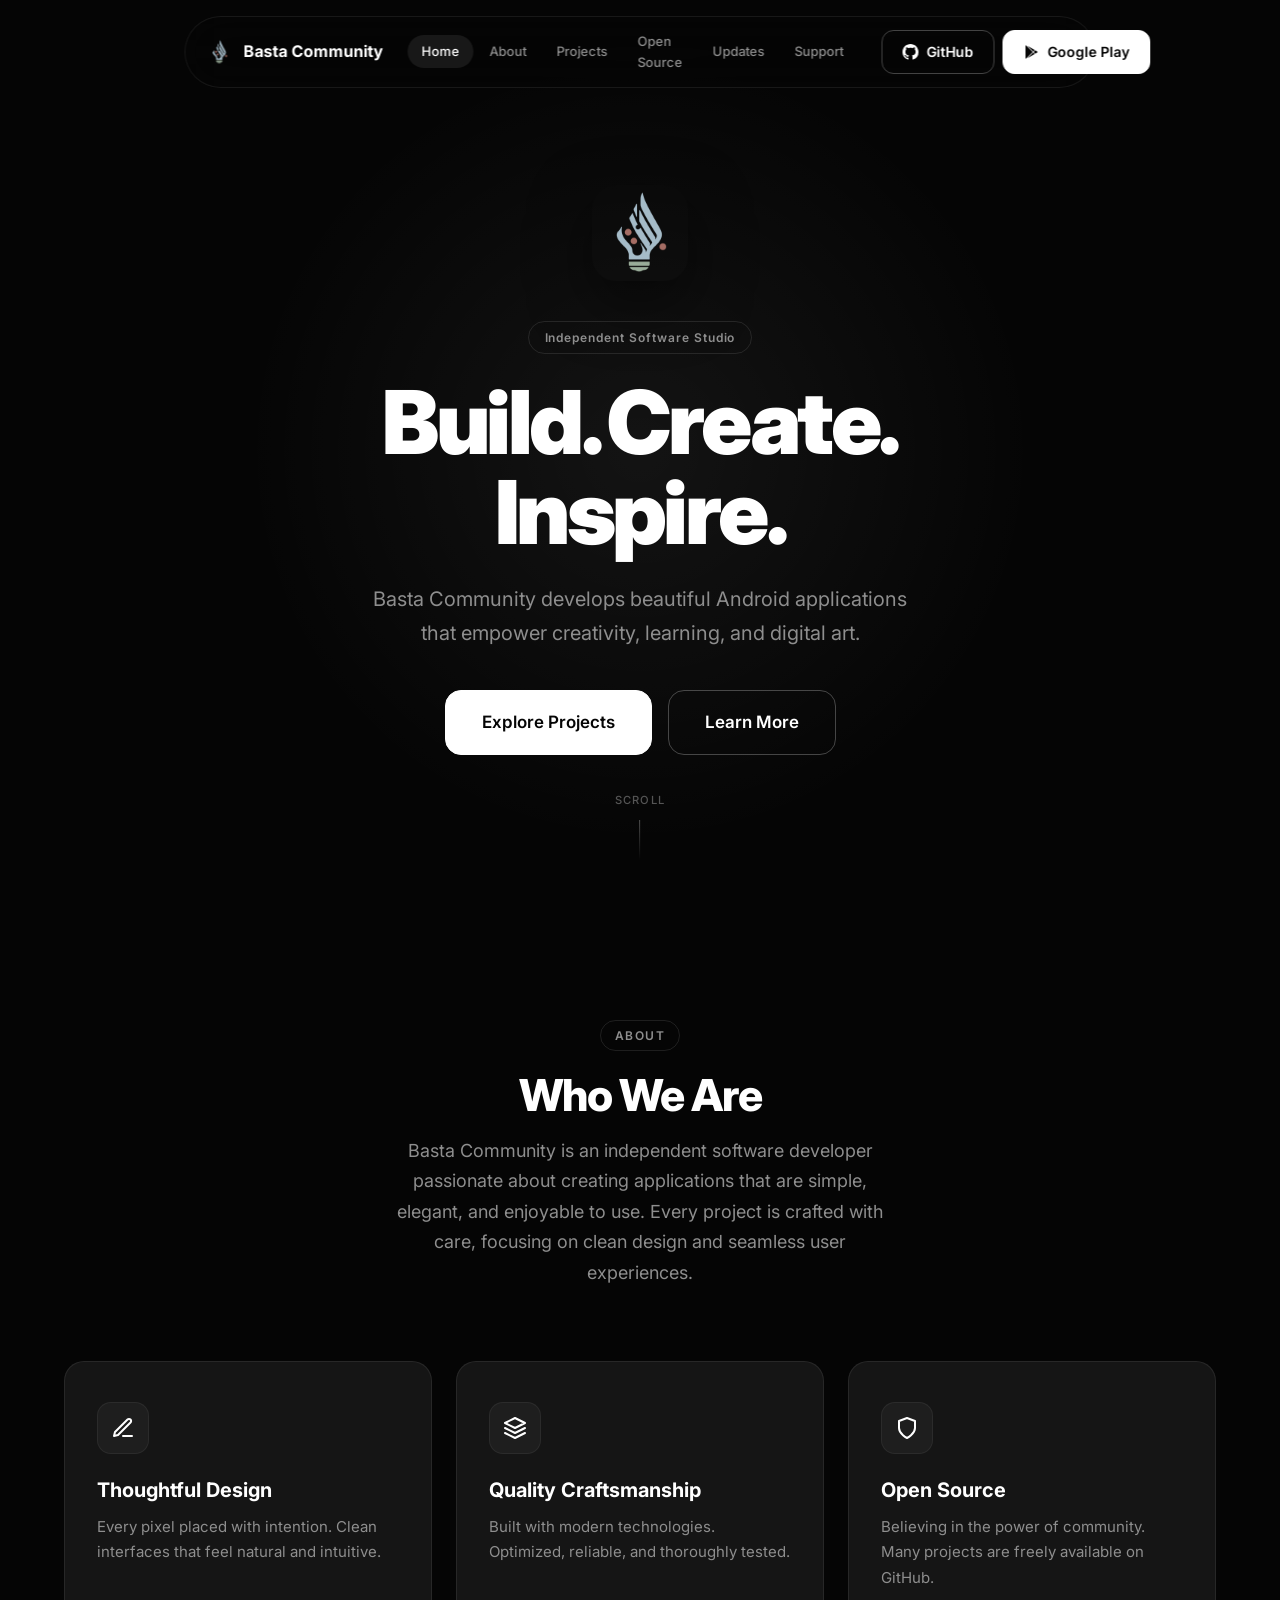
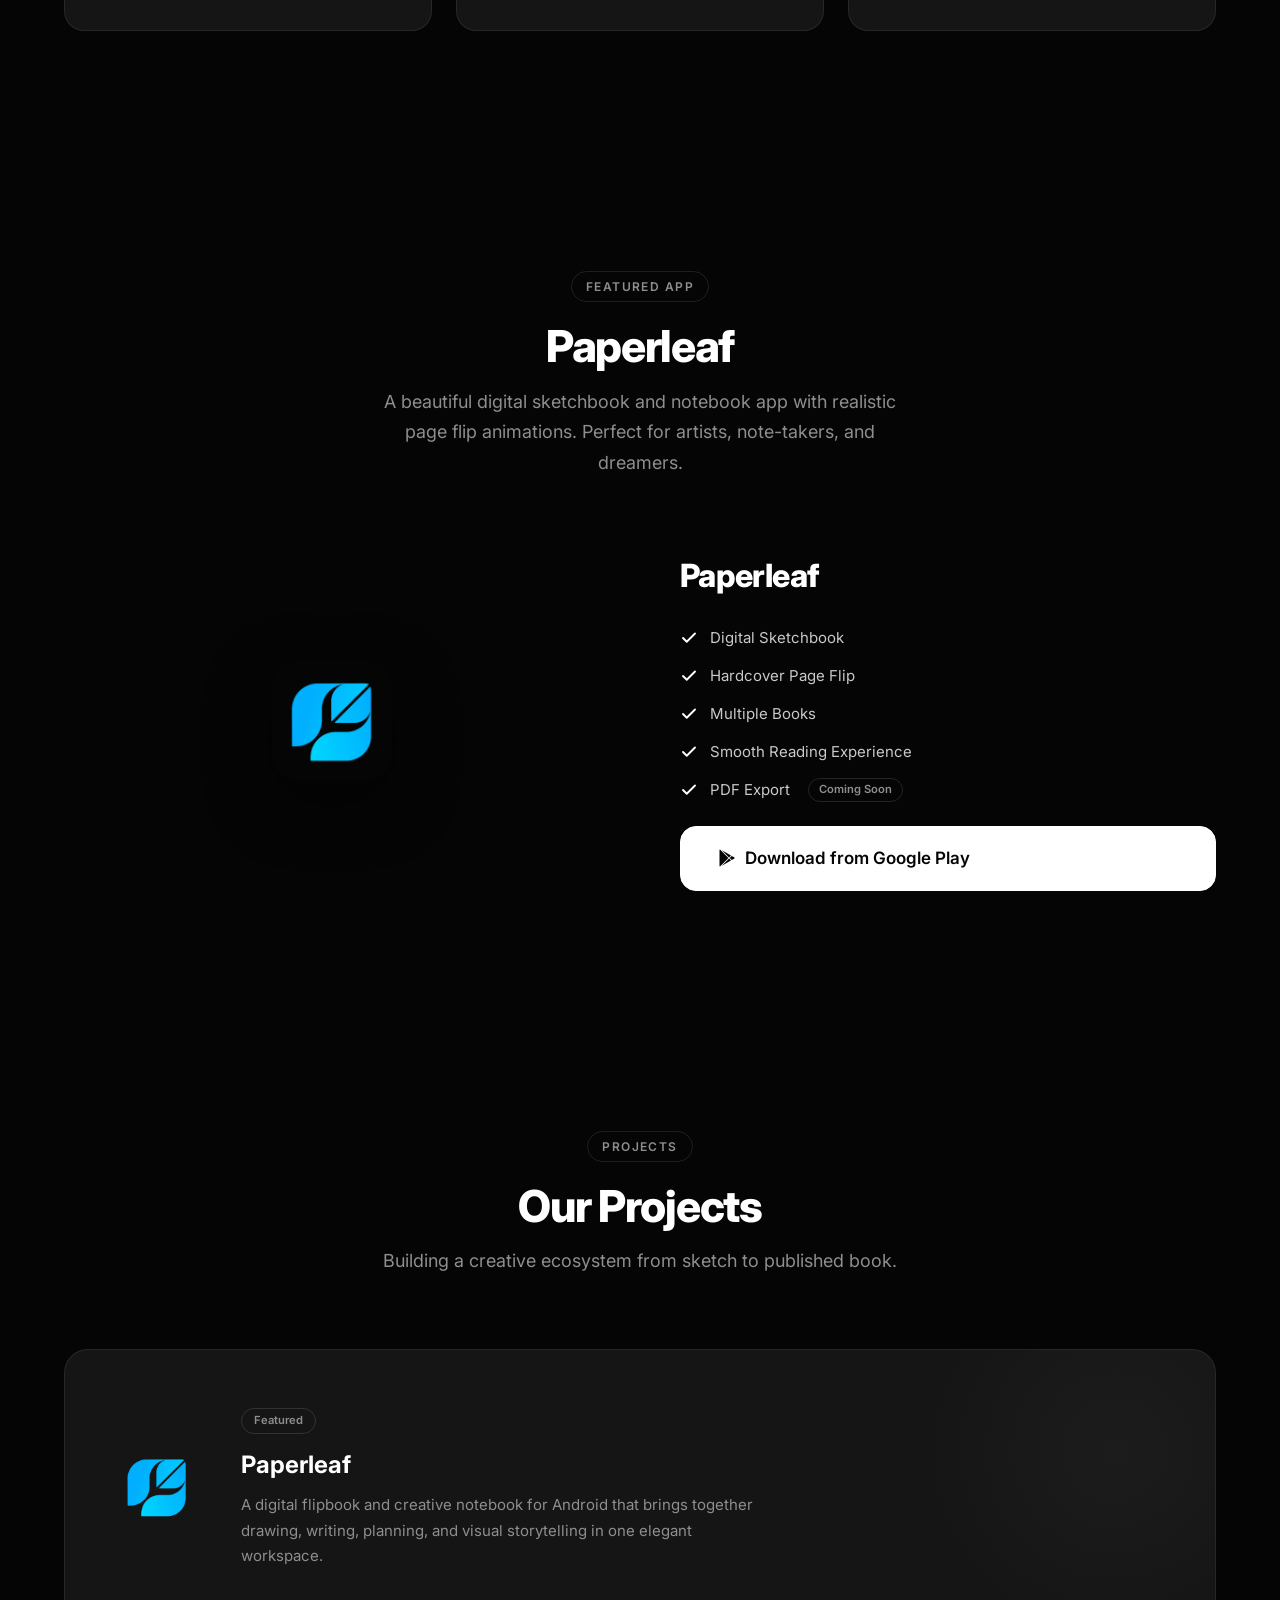
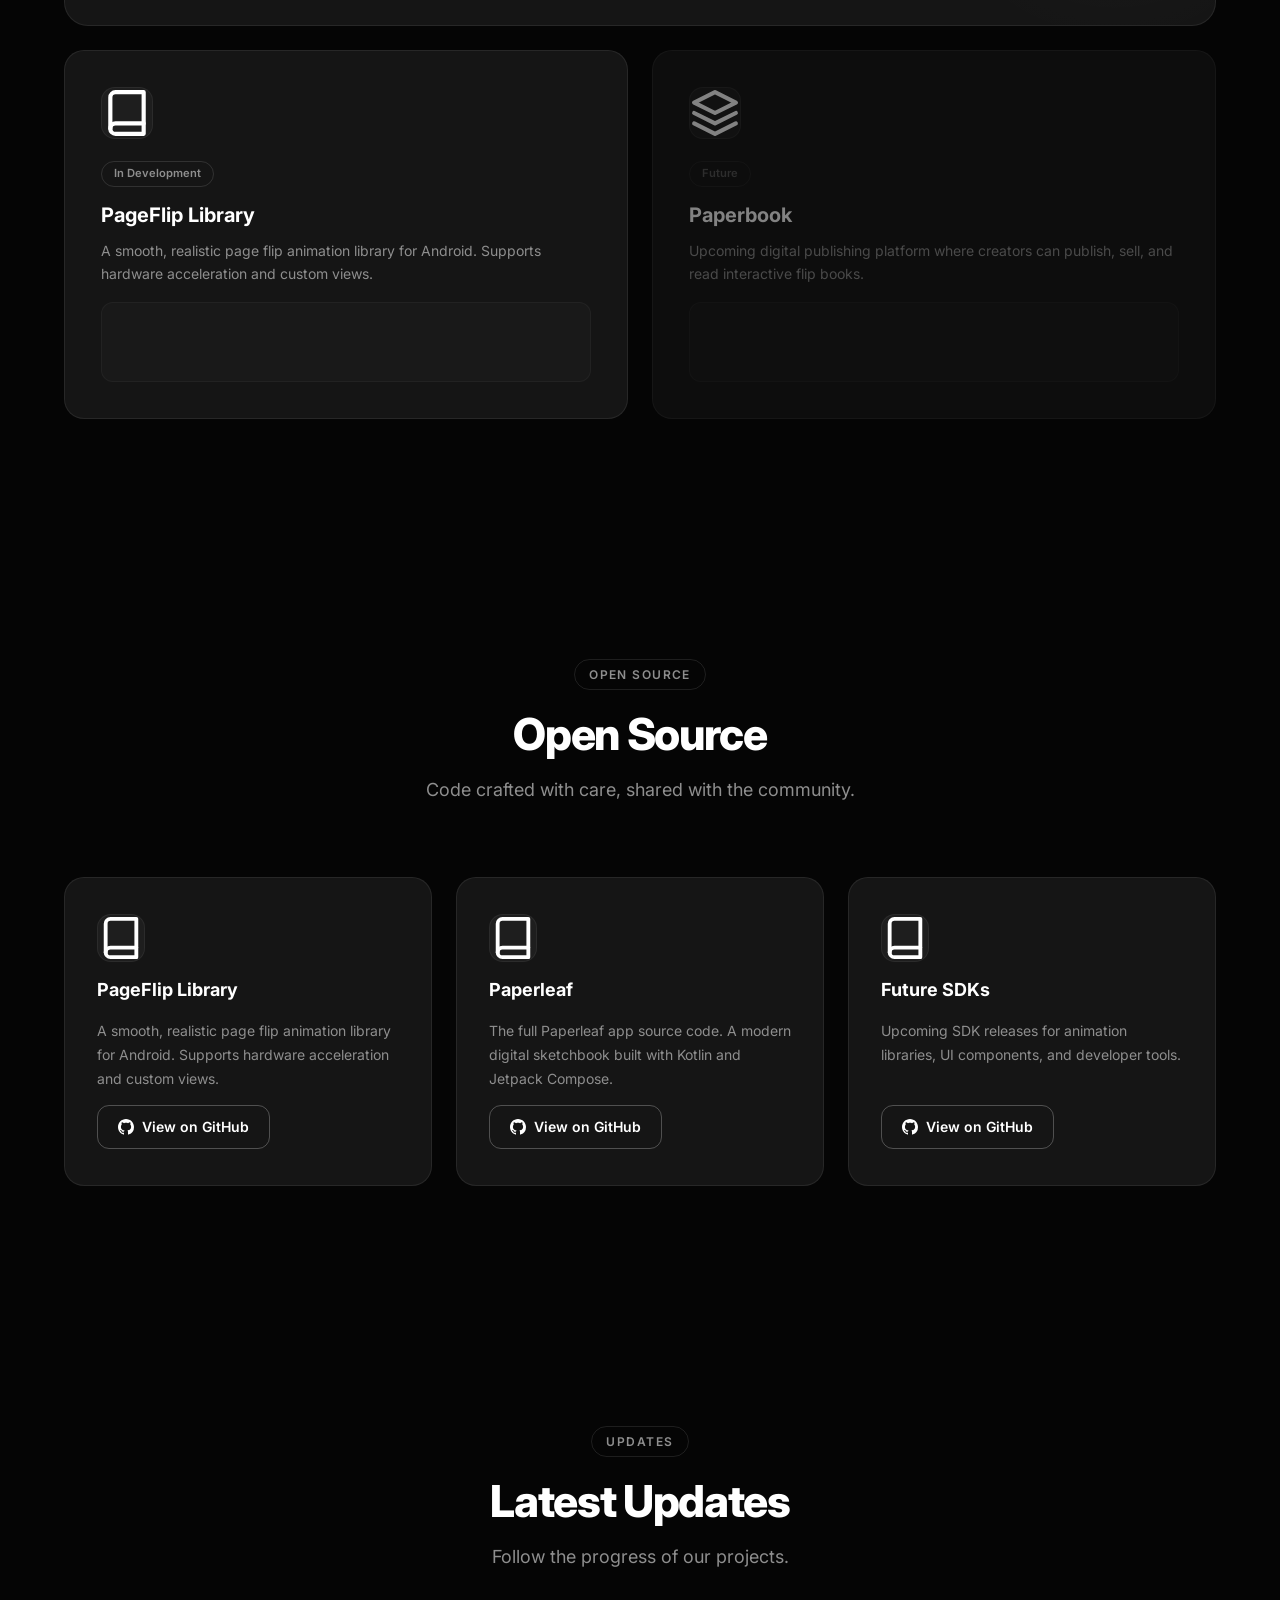
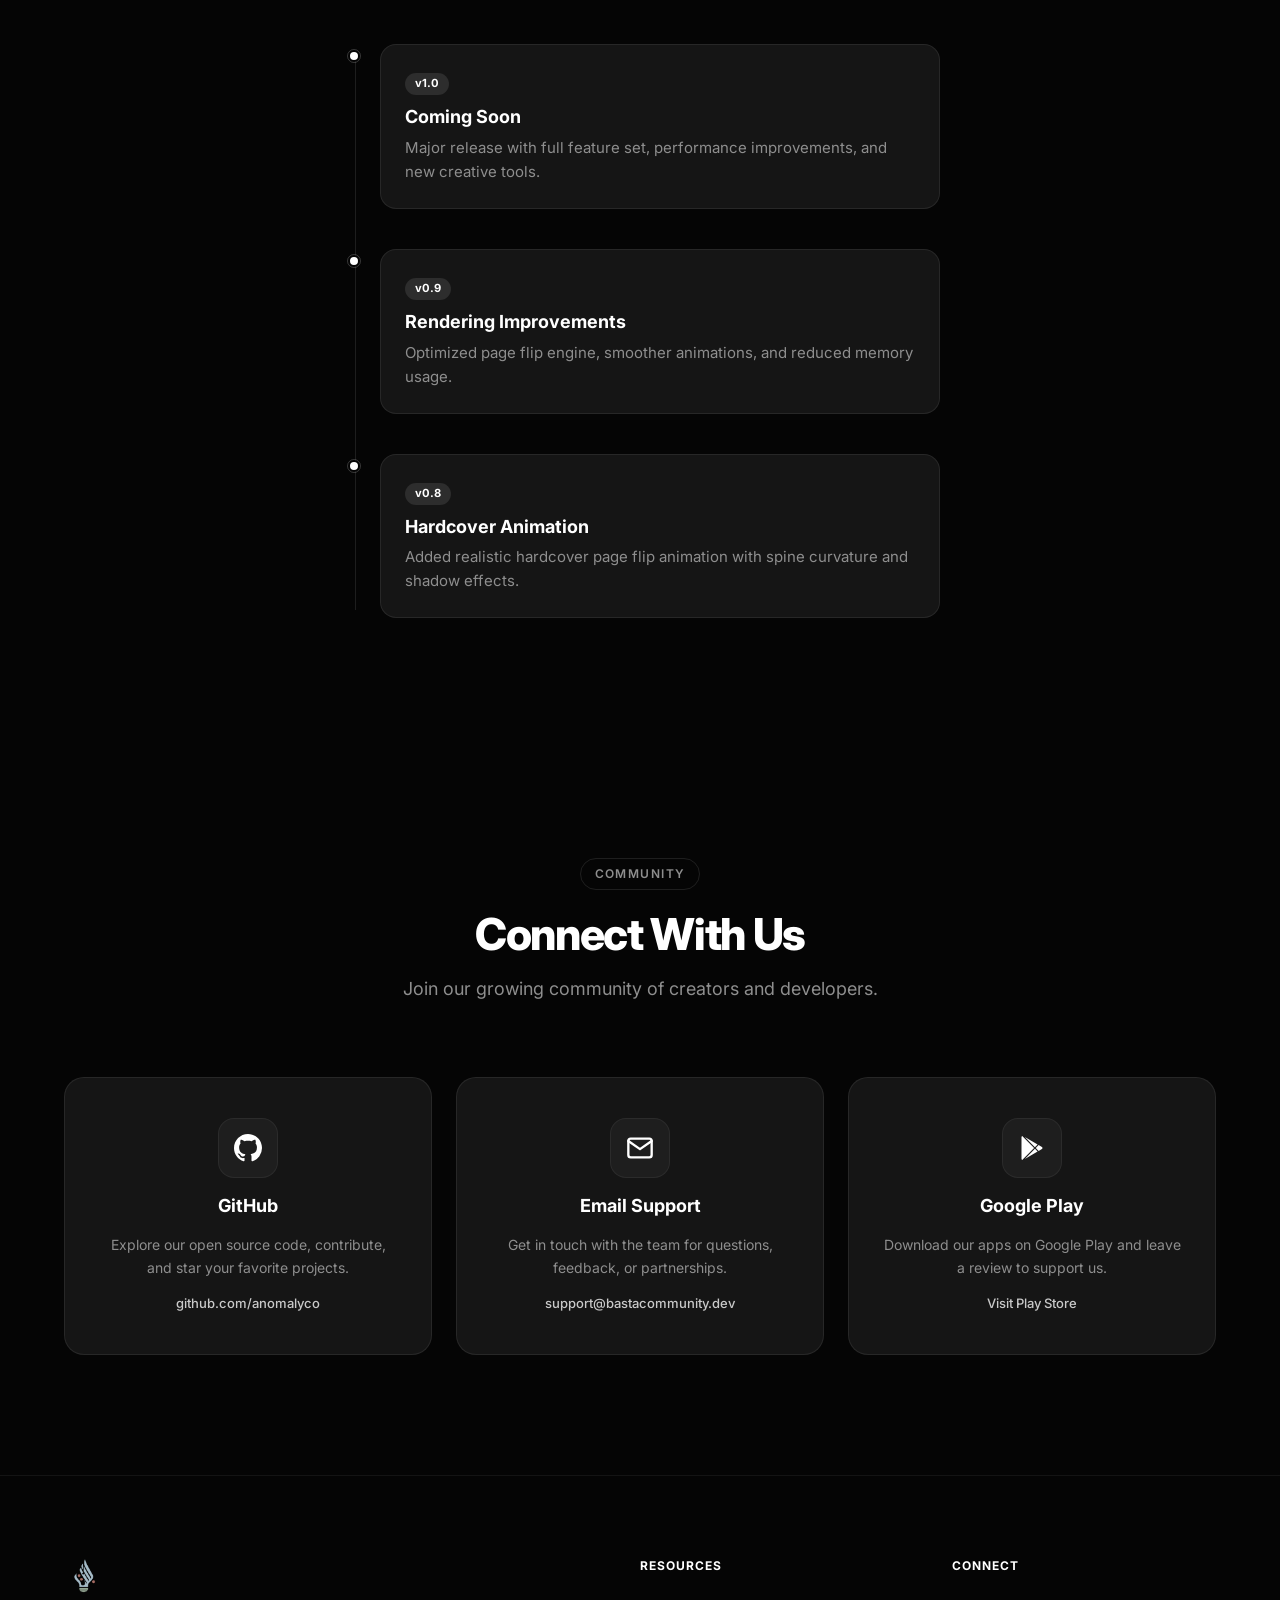
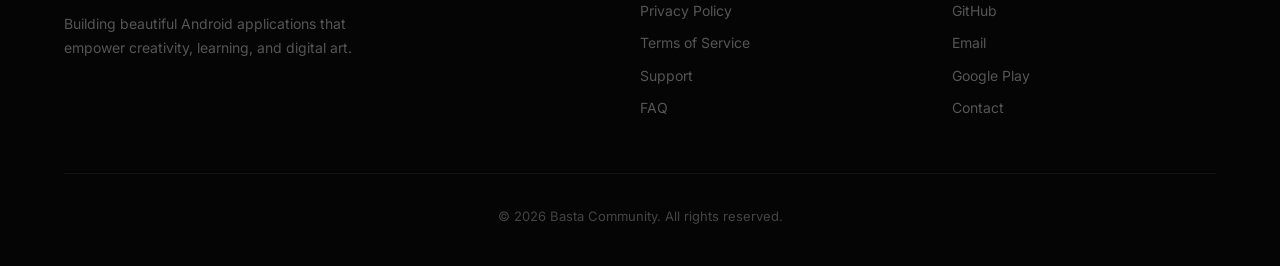
<file: index.html>
<!DOCTYPE html>
<html lang="en">
<head>
  <meta charset="UTF-8">
  <meta name="viewport" content="width=device-width, initial-scale=1.0">
  <meta name="description" content="Basta Community - Independent software studio building beautiful, creative Android applications.">
  <title>Basta Community — Build. Create. Inspire.</title>
  <link rel="icon" type="image/png" href="assets/images/ic_basta.png">
  <link rel="preconnect" href="https://fonts.googleapis.com">
  <link rel="preconnect" href="https://fonts.gstatic.com" crossorigin>
  <link href="https://fonts.googleapis.com/css2?family=Inter:wght@300;400;500;600;700;800;900&display=swap" rel="stylesheet">
  <link rel="stylesheet" href="style.css">
</head>
<body>

  <nav class="navbar" id="navbar">
    <div class="nav-container">
      <a href="#" class="nav-logo">
        <img src="assets/images/ic_basta.png" alt="Basta Community" class="nav-logo-img">
        <span>Basta Community</span>
      </a>
      <div class="nav-menu" id="navMenu">
        <a href="#hero" class="nav-link active">Home</a>
        <a href="#about" class="nav-link">About</a>
        <a href="#projects" class="nav-link">Projects</a>
        <a href="#opensource" class="nav-link">Open Source</a>
        <a href="#updates" class="nav-link">Updates</a>
        <a href="#support" class="nav-link">Support</a>
      </div>
      <div class="nav-actions">
        <a href="https://github.com/anomalyco" target="_blank" rel="noopener" class="btn btn-outline btn-sm">
          <svg width="16" height="16" viewBox="0 0 24 24" fill="currentColor"><path d="M12 0C5.37 0 0 5.37 0 12c0 5.31 3.435 9.795 8.205 11.385.6.105.825-.255.825-.57 0-.285-.015-1.23-.015-2.235-3.015.555-3.795-.735-4.035-1.41-.135-.345-.72-1.41-1.23-1.695-.42-.225-1.02-.78-.015-.795.945-.015 1.62.87 1.845 1.23 1.08 1.815 2.805 1.305 3.495.99.105-.78.42-1.305.765-1.605-2.67-.3-5.46-1.335-5.46-5.925 0-1.305.465-2.385 1.23-3.225-.12-.3-.54-1.53.12-3.18 0 0 1.005-.315 3.3 1.23.96-.27 1.98-.405 3-.405s2.04.135 3 .405c2.295-1.56 3.3-1.23 3.3-1.23.66 1.65.24 2.88.12 3.18.765.84 1.23 1.905 1.23 3.225 0 4.605-2.805 5.625-5.475 5.925.435.375.81 1.095.81 2.22 0 1.605-.015 2.895-.015 3.3 0 .315.225.69.825.57A12.02 12.02 0 0024 12c0-6.63-5.37-12-12-12z"/></svg>
          GitHub
        </a>
        <a href="https://play.google.com" target="_blank" rel="noopener" class="btn btn-primary btn-sm">
          <svg width="16" height="16" viewBox="0 0 24 24" fill="currentColor"><path d="M3.609 1.814L13.792 12 3.61 22.186a.996.996 0 01-.61-.92V2.734a1 1 0 01.609-.92zm10.89 10.893l2.302 2.302-10.937 6.333 8.635-8.635zm3.199-3.199l2.807 1.626a1 1 0 010 1.732l-2.807 1.626L15.206 12l2.492-2.492zM5.864 2.658L16.8 8.99l-2.302 2.302-8.634-8.634z"/></svg>
          Google Play
        </a>
      </div>
      <button class="nav-toggle" id="navToggle" aria-label="Menu">
        <span></span><span></span><span></span>
      </button>
    </div>
  </nav>

  <section class="hero" id="hero">
    <div class="hero-spotlight"></div>
    <div class="hero-container">
      <img src="assets/images/ic_basta.png" alt="Basta Community" class="hero-logo fade-in">
      <div class="fade-in">
        <span class="hero-badge">Independent Software Studio</span>
        <h1 class="hero-title">Build. Create. Inspire.</h1>
        <p class="hero-subtitle">Basta Community develops beautiful Android applications that empower creativity, learning, and digital art.</p>
        <div class="hero-buttons">
          <a href="#projects" class="btn btn-primary btn-lg">Explore Projects</a>
          <a href="#about" class="btn btn-outline btn-lg">Learn More</a>
        </div>
      </div>
    </div>
    <div class="hero-scroll">
      <span>Scroll</span>
      <div class="scroll-indicator"></div>
    </div>
  </section>

  <section class="section" id="about">
    <div class="container">
      <div class="section-header fade-in">
        <span class="section-label">About</span>
        <h2 class="section-title">Who We Are</h2>
        <p class="section-desc">Basta Community is an independent software developer passionate about creating applications that are simple, elegant, and enjoyable to use. Every project is crafted with care, focusing on clean design and seamless user experiences.</p>
      </div>
      <div class="about-grid fade-in">
        <div class="card">
          <div class="card-icon">
            <svg viewBox="0 0 24 24" fill="none" stroke="currentColor" stroke-width="2" stroke-linecap="round" stroke-linejoin="round"><path d="M12 20h9"/><path d="M16.5 3.5a2.121 2.121 0 013 3L7 19l-4 1 1-4L16.5 3.5z"/></svg>
          </div>
          <h3>Thoughtful Design</h3>
          <p>Every pixel placed with intention. Clean interfaces that feel natural and intuitive.</p>
        </div>
        <div class="card">
          <div class="card-icon">
            <svg viewBox="0 0 24 24" fill="none" stroke="currentColor" stroke-width="2" stroke-linecap="round" stroke-linejoin="round"><path d="M12 2L2 7l10 5 10-5-10-5z"/><path d="M2 17l10 5 10-5"/><path d="M2 12l10 5 10-5"/></svg>
          </div>
          <h3>Quality Craftsmanship</h3>
          <p>Built with modern technologies. Optimized, reliable, and thoroughly tested.</p>
        </div>
        <div class="card">
          <div class="card-icon">
            <svg viewBox="0 0 24 24" fill="none" stroke="currentColor" stroke-width="2" stroke-linecap="round" stroke-linejoin="round"><path d="M12 22s8-4 8-10V5l-8-3-8 3v7c0 6 8 10 8 10z"/></svg>
          </div>
          <h3>Open Source</h3>
          <p>Believing in the power of community. Many projects are freely available on GitHub.</p>
        </div>
      </div>
    </div>
  </section>

  <section class="section" id="paperleaf">
    <div class="container">
      <div class="section-header fade-in">
        <span class="section-label">Featured App</span>
        <h2 class="section-title">Paperleaf</h2>
        <p class="section-desc">A beautiful digital sketchbook and notebook app with realistic page flip animations. Perfect for artists, note-takers, and dreamers.</p>
      </div>
      <div class="featured-grid fade-in">
        <div class="featured-visual">
          <img src="assets/images/ic_paperleaf.png" alt="Paperleaf" class="featured-logo-large">
        </div>
        <div class="featured-info">
          <h3 class="featured-app-name">Paperleaf</h3>
          <ul class="featured-features">
            <li>
              <svg viewBox="0 0 24 24" fill="none" stroke="currentColor" stroke-width="2.5" stroke-linecap="round" stroke-linejoin="round"><polyline points="20 6 9 17 4 12"/></svg>
              Digital Sketchbook
            </li>
            <li>
              <svg viewBox="0 0 24 24" fill="none" stroke="currentColor" stroke-width="2.5" stroke-linecap="round" stroke-linejoin="round"><polyline points="20 6 9 17 4 12"/></svg>
              Hardcover Page Flip
            </li>
            <li>
              <svg viewBox="0 0 24 24" fill="none" stroke="currentColor" stroke-width="2.5" stroke-linecap="round" stroke-linejoin="round"><polyline points="20 6 9 17 4 12"/></svg>
              Multiple Books
            </li>
            <li>
              <svg viewBox="0 0 24 24" fill="none" stroke="currentColor" stroke-width="2.5" stroke-linecap="round" stroke-linejoin="round"><polyline points="20 6 9 17 4 12"/></svg>
              Smooth Reading Experience
            </li>
            <li>
              <svg viewBox="0 0 24 24" fill="none" stroke="currentColor" stroke-width="2.5" stroke-linecap="round" stroke-linejoin="round"><polyline points="20 6 9 17 4 12"/></svg>
              PDF Export <span class="badge-coming">Coming Soon</span>
            </li>
          </ul>
          <a href="https://play.google.com" target="_blank" rel="noopener" class="btn btn-primary btn-lg">
            <svg width="20" height="20" viewBox="0 0 24 24" fill="currentColor"><path d="M3.609 1.814L13.792 12 3.61 22.186a.996.996 0 01-.61-.92V2.734a1 1 0 01.609-.92zm10.89 10.893l2.302 2.302-10.937 6.333 8.635-8.635zm3.199-3.199l2.807 1.626a1 1 0 010 1.732l-2.807 1.626L15.206 12l2.492-2.492zM5.864 2.658L16.8 8.99l-2.302 2.302-8.634-8.634z"/></svg>
            Download from Google Play
          </a>
        </div>
      </div>
    </div>
  </section>

  <section class="section" id="projects">
    <div class="container">
      <div class="section-header fade-in">
        <span class="section-label">Projects</span>
        <h2 class="section-title">Our Projects</h2>
        <p class="section-desc">Building a creative ecosystem from sketch to published book.</p>
      </div>
      <div class="fade-in">
        <div class="projects-highlight">
          <div class="projects-highlight-inner">
            <img src="assets/images/ic_paperleaf.png" alt="Paperleaf" class="projects-highlight-icon">
            <div>
              <span class="project-badge">Featured</span>
              <h3>Paperleaf</h3>
              <p>A digital flipbook and creative notebook for Android that brings together drawing, writing, planning, and visual storytelling in one elegant workspace.</p>
            </div>
          </div>
        </div>
      </div>
      <div class="projects-grid fade-in" id="apps">
        <div class="project-card">
          <div class="project-icon">
            <svg viewBox="0 0 24 24" fill="none" stroke="currentColor" stroke-width="2" stroke-linecap="round" stroke-linejoin="round"><path d="M4 19.5A2.5 2.5 0 016.5 17H20"/><path d="M6.5 2H20v20H6.5A2.5 2.5 0 014 19.5v-15A2.5 2.5 0 016.5 2z"/></svg>
          </div>
          <span class="project-badge">In Development</span>
          <h3>PageFlip Library</h3>
          <p>A smooth, realistic page flip animation library for Android. Supports hardware acceleration and custom views.</p>
          <div class="project-placeholder"></div>
        </div>
        <div class="project-card project-card-future">
          <div class="project-icon">
            <svg viewBox="0 0 24 24" fill="none" stroke="currentColor" stroke-width="2" stroke-linecap="round" stroke-linejoin="round"><path d="M12 2L2 7l10 5 10-5-10-5z"/><path d="M2 17l10 5 10-5"/><path d="M2 12l10 5 10-5"/></svg>
          </div>
          <span class="project-badge project-badge-soon">Future</span>
          <h3>Paperbook</h3>
          <p>Upcoming digital publishing platform where creators can publish, sell, and read interactive flip books.</p>
          <div class="project-placeholder"></div>
        </div>
      </div>
    </div>
  </section>

  <section class="section" id="opensource">
    <div class="container">
      <div class="section-header fade-in">
        <span class="section-label">Open Source</span>
        <h2 class="section-title">Open Source</h2>
        <p class="section-desc">Code crafted with care, shared with the community.</p>
      </div>
      <div class="oss-grid fade-in">
        <div class="oss-card">
          <div class="oss-icon">
            <svg viewBox="0 0 24 24" fill="none" stroke="currentColor" stroke-width="2" stroke-linecap="round" stroke-linejoin="round"><path d="M4 19.5A2.5 2.5 0 016.5 17H20"/><path d="M6.5 2H20v20H6.5A2.5 2.5 0 014 19.5v-15A2.5 2.5 0 016.5 2z"/></svg>
          </div>
          <h3>PageFlip Library</h3>
          <p>A smooth, realistic page flip animation library for Android. Supports hardware acceleration and custom views.</p>
          <a href="https://github.com/anomalyco" target="_blank" rel="noopener" class="btn btn-outline btn-sm">
            <svg width="16" height="16" viewBox="0 0 24 24" fill="currentColor"><path d="M12 0C5.37 0 0 5.37 0 12c0 5.31 3.435 9.795 8.205 11.385.6.105.825-.255.825-.57 0-.285-.015-1.23-.015-2.235-3.015.555-3.795-.735-4.035-1.41-.135-.345-.72-1.41-1.23-1.695-.42-.225-1.02-.78-.015-.795.945-.015 1.62.87 1.845 1.23 1.08 1.815 2.805 1.305 3.495.99.105-.78.42-1.305.765-1.605-2.67-.3-5.46-1.335-5.46-5.925 0-1.305.465-2.385 1.23-3.225-.12-.3-.54-1.53.12-3.18 0 0 1.005-.315 3.3 1.23.96-.27 1.98-.405 3-.405s2.04.135 3 .405c2.295-1.56 3.3-1.23 3.3-1.23.66 1.65.24 2.88.12 3.18.765.84 1.23 1.905 1.23 3.225 0 4.605-2.805 5.625-5.475 5.925.435.375.81 1.095.81 2.22 0 1.605-.015 2.895-.015 3.3 0 .315.225.69.825.57A12.02 12.02 0 0024 12c0-6.63-5.37-12-12-12z"/></svg>
            View on GitHub
          </a>
        </div>
        <div class="oss-card">
          <div class="oss-icon">
            <svg viewBox="0 0 24 24" fill="none" stroke="currentColor" stroke-width="2" stroke-linecap="round" stroke-linejoin="round"><path d="M4 19.5A2.5 2.5 0 016.5 17H20"/><path d="M6.5 2H20v20H6.5A2.5 2.5 0 014 19.5v-15A2.5 2.5 0 016.5 2z"/></svg>
          </div>
          <h3>Paperleaf</h3>
          <p>The full Paperleaf app source code. A modern digital sketchbook built with Kotlin and Jetpack Compose.</p>
          <a href="https://github.com/anomalyco" target="_blank" rel="noopener" class="btn btn-outline btn-sm">
            <svg width="16" height="16" viewBox="0 0 24 24" fill="currentColor"><path d="M12 0C5.37 0 0 5.37 0 12c0 5.31 3.435 9.795 8.205 11.385.6.105.825-.255.825-.57 0-.285-.015-1.23-.015-2.235-3.015.555-3.795-.735-4.035-1.41-.135-.345-.72-1.41-1.23-1.695-.42-.225-1.02-.78-.015-.795.945-.015 1.62.87 1.845 1.23 1.08 1.815 2.805 1.305 3.495.99.105-.78.42-1.305.765-1.605-2.67-.3-5.46-1.335-5.46-5.925 0-1.305.465-2.385 1.23-3.225-.12-.3-.54-1.53.12-3.18 0 0 1.005-.315 3.3 1.23.96-.27 1.98-.405 3-.405s2.04.135 3 .405c2.295-1.56 3.3-1.23 3.3-1.23.66 1.65.24 2.88.12 3.18.765.84 1.23 1.905 1.23 3.225 0 4.605-2.805 5.625-5.475 5.925.435.375.81 1.095.81 2.22 0 1.605-.015 2.895-.015 3.3 0 .315.225.69.825.57A12.02 12.02 0 0024 12c0-6.63-5.37-12-12-12z"/></svg>
            View on GitHub
          </a>
        </div>
        <div class="oss-card">
          <div class="oss-icon">
            <svg viewBox="0 0 24 24" fill="none" stroke="currentColor" stroke-width="2" stroke-linecap="round" stroke-linejoin="round"><path d="M4 19.5A2.5 2.5 0 016.5 17H20"/><path d="M6.5 2H20v20H6.5A2.5 2.5 0 014 19.5v-15A2.5 2.5 0 016.5 2z"/></svg>
          </div>
          <h3>Future SDKs</h3>
          <p>Upcoming SDK releases for animation libraries, UI components, and developer tools.</p>
          <a href="https://github.com/anomalyco" target="_blank" rel="noopener" class="btn btn-outline btn-sm">
            <svg width="16" height="16" viewBox="0 0 24 24" fill="currentColor"><path d="M12 0C5.37 0 0 5.37 0 12c0 5.31 3.435 9.795 8.205 11.385.6.105.825-.255.825-.57 0-.285-.015-1.23-.015-2.235-3.015.555-3.795-.735-4.035-1.41-.135-.345-.72-1.41-1.23-1.695-.42-.225-1.02-.78-.015-.795.945-.015 1.62.87 1.845 1.23 1.08 1.815 2.805 1.305 3.495.99.105-.78.42-1.305.765-1.605-2.67-.3-5.46-1.335-5.46-5.925 0-1.305.465-2.385 1.23-3.225-.12-.3-.54-1.53.12-3.18 0 0 1.005-.315 3.3 1.23.96-.27 1.98-.405 3-.405s2.04.135 3 .405c2.295-1.56 3.3-1.23 3.3-1.23.66 1.65.24 2.88.12 3.18.765.84 1.23 1.905 1.23 3.225 0 4.605-2.805 5.625-5.475 5.925.435.375.81 1.095.81 2.22 0 1.605-.015 2.895-.015 3.3 0 .315.225.69.825.57A12.02 12.02 0 0024 12c0-6.63-5.37-12-12-12z"/></svg>
            View on GitHub
          </a>
        </div>
      </div>
    </div>
  </section>

  <section class="section" id="updates">
    <div class="container">
      <div class="section-header fade-in">
        <span class="section-label">Updates</span>
        <h2 class="section-title">Latest Updates</h2>
        <p class="section-desc">Follow the progress of our projects.</p>
      </div>
      <div class="timeline fade-in">
        <div class="timeline-item">
          <div class="timeline-dot"></div>
          <div class="timeline-content">
            <span class="timeline-version">v1.0</span>
            <h3>Coming Soon</h3>
            <p>Major release with full feature set, performance improvements, and new creative tools.</p>
          </div>
        </div>
        <div class="timeline-item">
          <div class="timeline-dot"></div>
          <div class="timeline-content">
            <span class="timeline-version">v0.9</span>
            <h3>Rendering Improvements</h3>
            <p>Optimized page flip engine, smoother animations, and reduced memory usage.</p>
          </div>
        </div>
        <div class="timeline-item">
          <div class="timeline-dot"></div>
          <div class="timeline-content">
            <span class="timeline-version">v0.8</span>
            <h3>Hardcover Animation</h3>
            <p>Added realistic hardcover page flip animation with spine curvature and shadow effects.</p>
          </div>
        </div>
      </div>
    </div>
  </section>

  <section class="section" id="support">
    <div class="container">
      <div class="section-header fade-in">
        <span class="section-label">Community</span>
        <h2 class="section-title">Connect With Us</h2>
        <p class="section-desc">Join our growing community of creators and developers.</p>
      </div>
      <div class="community-grid fade-in">
        <a href="https://github.com/anomalyco" target="_blank" rel="noopener" class="community-card">
          <div class="community-icon">
            <svg width="28" height="28" viewBox="0 0 24 24" fill="currentColor"><path d="M12 0C5.37 0 0 5.37 0 12c0 5.31 3.435 9.795 8.205 11.385.6.105.825-.255.825-.57 0-.285-.015-1.23-.015-2.235-3.015.555-3.795-.735-4.035-1.41-.135-.345-.72-1.41-1.23-1.695-.42-.225-1.02-.78-.015-.795.945-.015 1.62.87 1.845 1.23 1.08 1.815 2.805 1.305 3.495.99.105-.78.42-1.305.765-1.605-2.67-.3-5.46-1.335-5.46-5.925 0-1.305.465-2.385 1.23-3.225-.12-.3-.54-1.53.12-3.18 0 0 1.005-.315 3.3 1.23.96-.27 1.98-.405 3-.405s2.04.135 3 .405c2.295-1.56 3.3-1.23 3.3-1.23.66 1.65.24 2.88.12 3.18.765.84 1.23 1.905 1.23 3.225 0 4.605-2.805 5.625-5.475 5.925.435.375.81 1.095.81 2.22 0 1.605-.015 2.895-.015 3.3 0 .315.225.69.825.57A12.02 12.02 0 0024 12c0-6.63-5.37-12-12-12z"/></svg>
          </div>
          <h3>GitHub</h3>
          <p>Explore our open source code, contribute, and star your favorite projects.</p>
          <span class="community-link">github.com/anomalyco</span>
        </a>
        <a href="mailto:support@bastacommunity.dev" class="community-card">
          <div class="community-icon">
            <svg width="28" height="28" viewBox="0 0 24 24" fill="none" stroke="currentColor" stroke-width="2" stroke-linecap="round" stroke-linejoin="round"><path d="M4 4h16c1.1 0 2 .9 2 2v12c0 1.1-.9 2-2 2H4c-1.1 0-2-.9-2-2V6c0-1.1.9-2 2-2z"/><polyline points="22,6 12,13 2,6"/></svg>
          </div>
          <h3>Email Support</h3>
          <p>Get in touch with the team for questions, feedback, or partnerships.</p>
          <span class="community-link">support@bastacommunity.dev</span>
        </a>
        <a href="https://play.google.com" target="_blank" rel="noopener" class="community-card">
          <div class="community-icon">
            <svg width="28" height="28" viewBox="0 0 24 24" fill="currentColor"><path d="M3.609 1.814L13.792 12 3.61 22.186a.996.996 0 01-.61-.92V2.734a1 1 0 01.609-.92zm10.89 10.893l2.302 2.302-10.937 6.333 8.635-8.635zm3.199-3.199l2.807 1.626a1 1 0 010 1.732l-2.807 1.626L15.206 12l2.492-2.492zM5.864 2.658L16.8 8.99l-2.302 2.302-8.634-8.634z"/></svg>
          </div>
          <h3>Google Play</h3>
          <p>Download our apps on Google Play and leave a review to support us.</p>
          <span class="community-link">Visit Play Store</span>
        </a>
      </div>
    </div>
  </section>

  <footer class="footer">
    <div class="container">
      <div class="footer-grid">
        <div class="footer-brand">
          <img src="assets/images/ic_basta.png" alt="Basta Community" class="footer-logo">
          <p>Building beautiful Android applications that empower creativity, learning, and digital art.</p>
        </div>
        <div class="footer-links">
          <h4>Resources</h4>
          <a href="pages/privacy-policy.html">Privacy Policy</a>
          <a href="pages/tersm-of-service.html">Terms of Service</a>
          <a href="pages/support.html">Support</a>
          <a href="pages/faq.html">FAQ</a>
        </div>
        <div class="footer-links">
          <h4>Connect</h4>
          <a href="https://github.com/anomalyco" target="_blank" rel="noopener">GitHub</a>
          <a href="mailto:support@bastacommunity.dev">Email</a>
          <a href="https://play.google.com" target="_blank" rel="noopener">Google Play</a>
          <a href="pages/contact.html">Contact</a>
        </div>
      </div>
      <div class="footer-bottom">
        <p>&copy; 2026 Basta Community. All rights reserved.</p>
      </div>
    </div>
  </footer>

  <script src="script.js"></script>
</body>
</html>
</file>
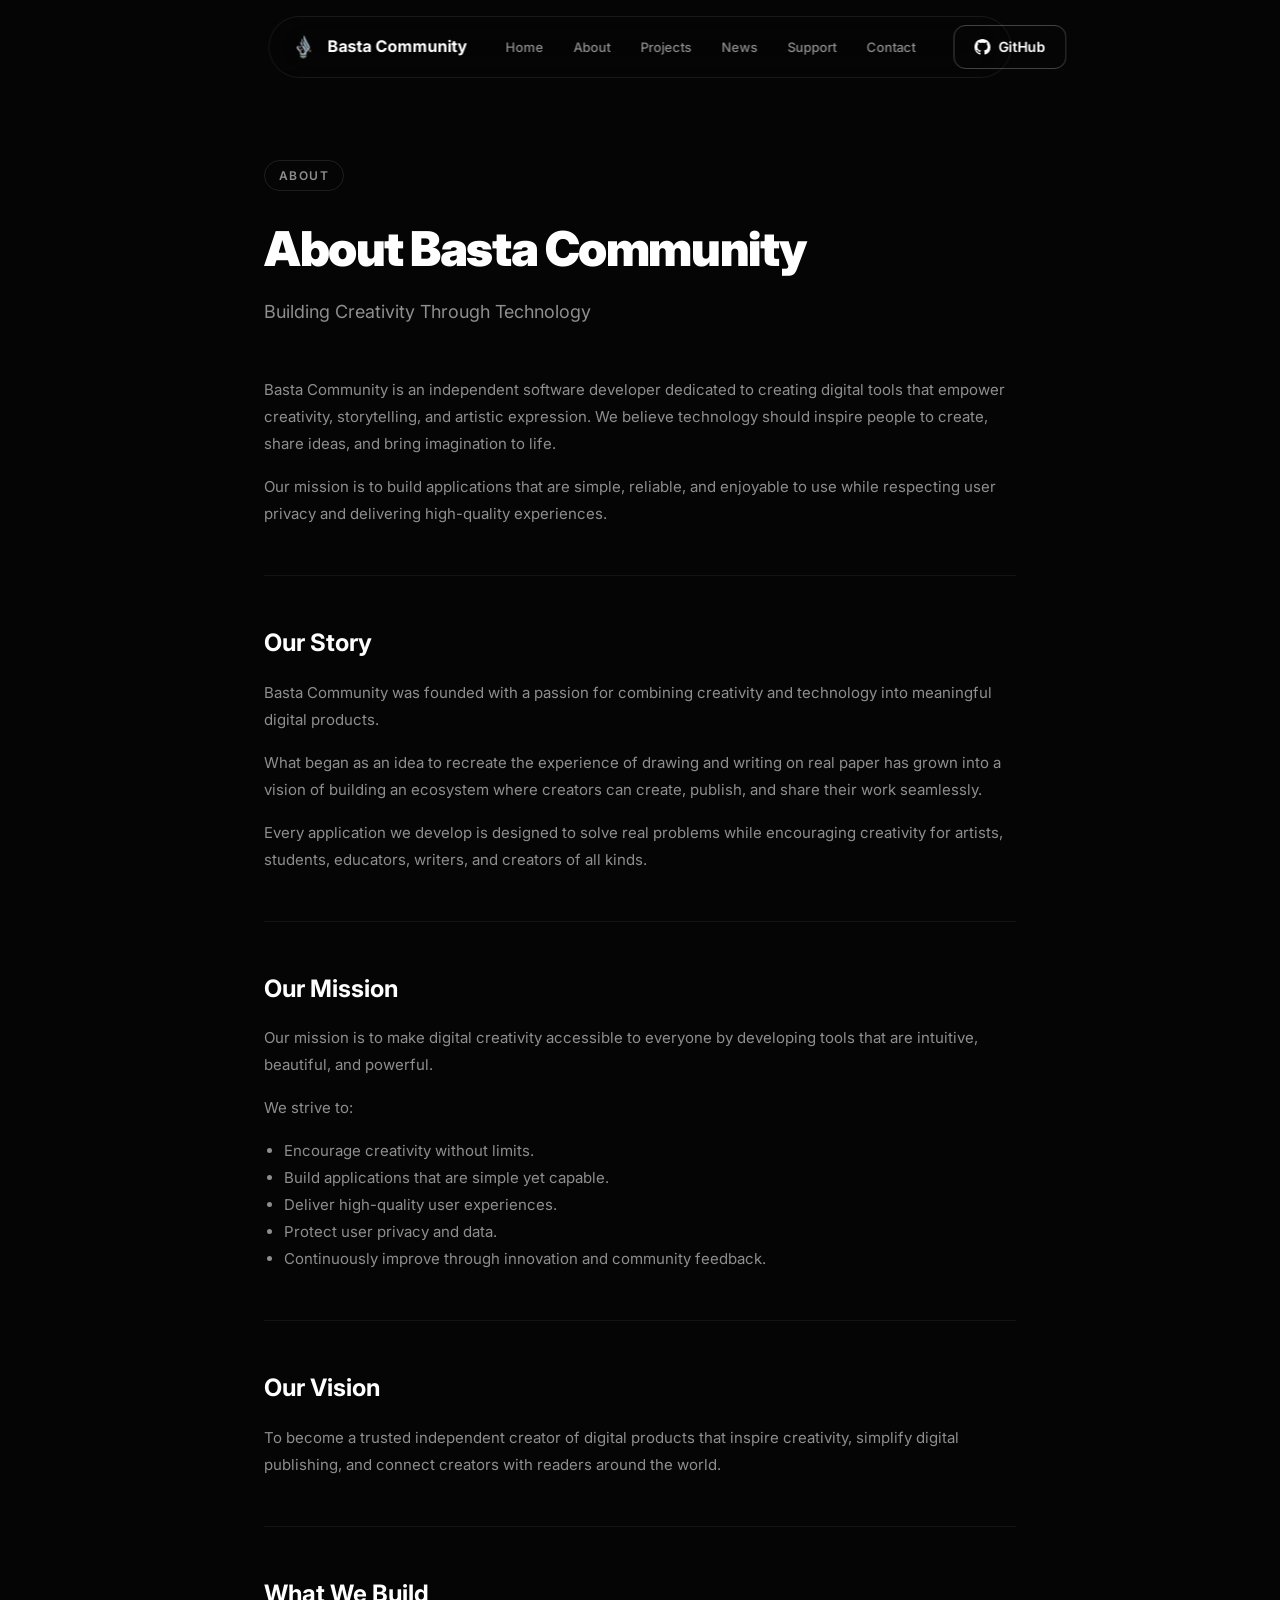
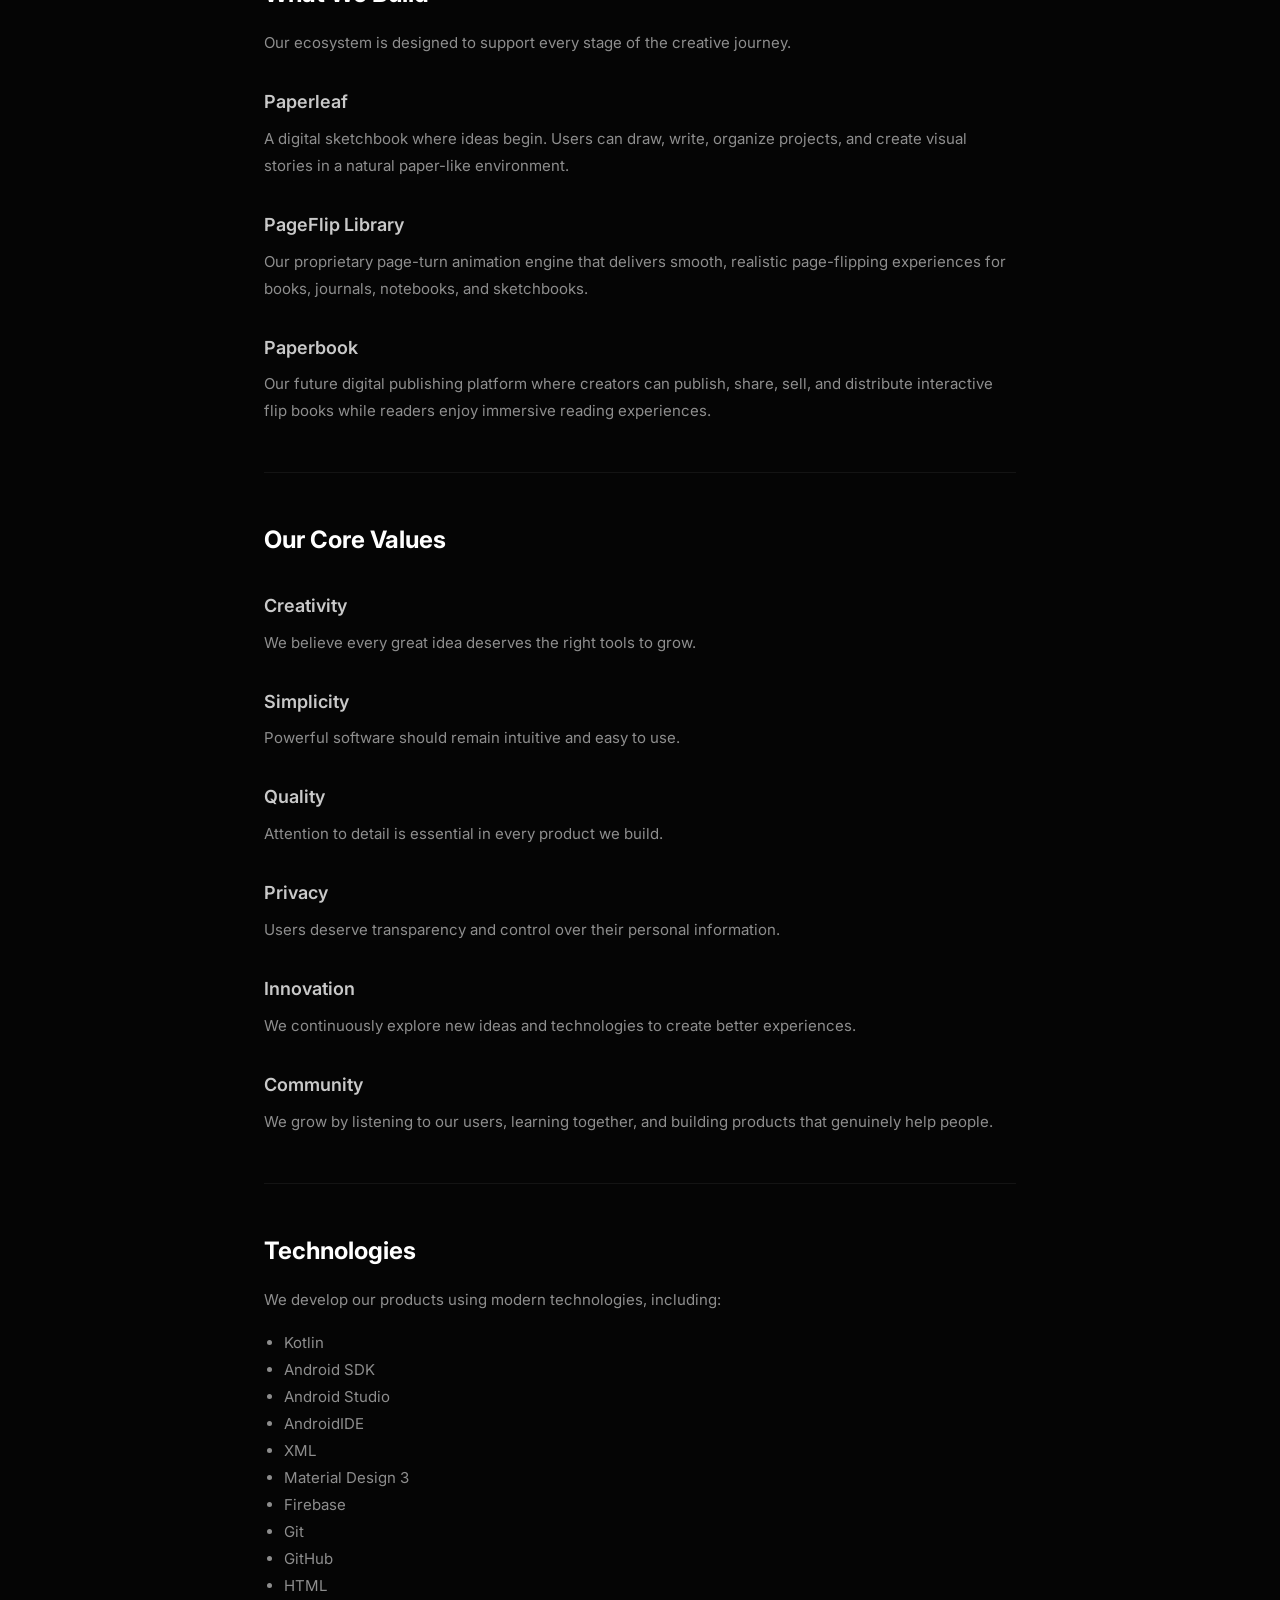
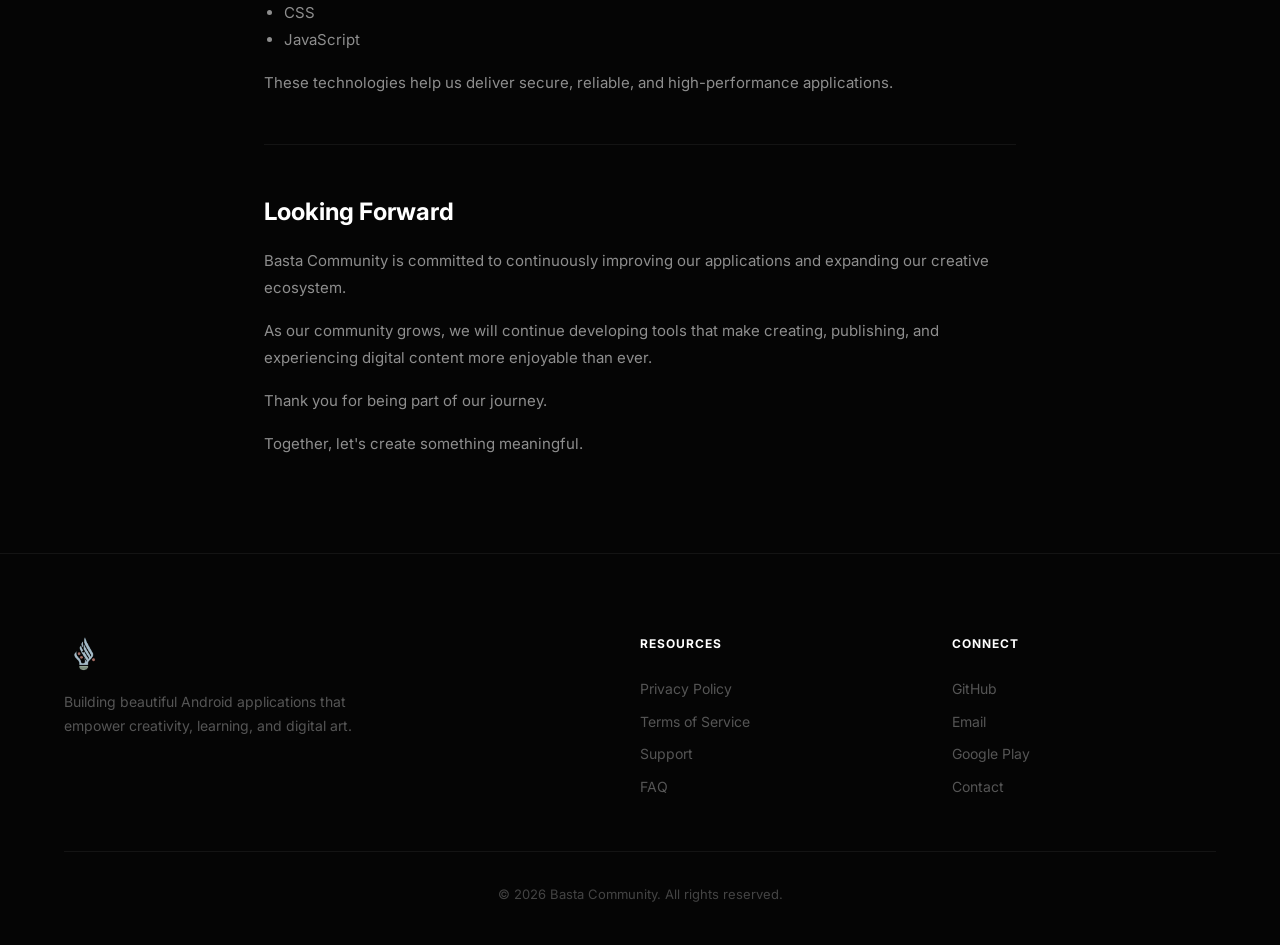
<file: pages/about.html>
<!DOCTYPE html>
<html lang="en">
<head>
  <meta charset="UTF-8">
  <meta name="viewport" content="width=device-width, initial-scale=1.0">
  <meta name="description" content="About Basta Community - Independent software studio building creative Android applications.">
  <title>About — Basta Community</title>
  <link rel="icon" type="image/png" href="../assets/images/ic_basta.png">
  <link rel="preconnect" href="https://fonts.googleapis.com">
  <link rel="preconnect" href="https://fonts.gstatic.com" crossorigin>
  <link href="https://fonts.googleapis.com/css2?family=Inter:wght@300;400;500;600;700;800;900&display=swap" rel="stylesheet">
  <link rel="stylesheet" href="../style.css">
  <style>
    .page-content { padding: 160px 0 80px; }
    .page-content .container { max-width: 800px; }
    .page-content h1 { font-size: 3rem; font-weight: 900; letter-spacing: -0.03em; margin-bottom: 8px; }
    .page-content .page-subtitle { color: #8E8E8E; font-size: 1.125rem; margin-bottom: 48px; }
    .page-content h2 { font-size: 1.5rem; font-weight: 700; margin-top: 48px; margin-bottom: 16px; }
    .page-content h3 { font-size: 1.125rem; font-weight: 600; margin-top: 32px; margin-bottom: 8px; color: #C9C9C9; }
    .page-content p { color: #8E8E8E; font-size: 0.9375rem; line-height: 1.8; margin-bottom: 16px; }
    .page-content ul { margin-bottom: 16px; padding-left: 20px; }
    .page-content ul li { color: #8E8E8E; font-size: 0.9375rem; line-height: 1.8; list-style: disc; }
    .page-content hr { border: none; border-top: 1px solid rgba(255,255,255,0.06); margin: 48px 0; }
    .page-section-label { display: inline-block; font-size: 0.75rem; font-weight: 600; text-transform: uppercase; letter-spacing: 0.12em; color: #8E8E8E; border: 1px solid rgba(255,255,255,0.1); padding: 5px 14px; border-radius: 100px; margin-bottom: 20px; }
  </style>
</head>
<body>

  <nav class="navbar" id="navbar">
    <div class="nav-container">
      <a href="../index.html" class="nav-logo">
        <img src="../assets/images/ic_basta.png" alt="Basta Community" class="nav-logo-img">
        <span>Basta Community</span>
      </a>
      <div class="nav-menu" id="navMenu">
        <a href="../index.html" class="nav-link">Home</a>
        <a href="about.html" class="nav-link active">About</a>
        <a href="project.html" class="nav-link">Projects</a>
        <a href="news.html" class="nav-link">News</a>
        <a href="support.html" class="nav-link">Support</a>
        <a href="contact.html" class="nav-link">Contact</a>
      </div>
      <div class="nav-actions">
        <a href="https://github.com/anomalyco" target="_blank" rel="noopener" class="btn btn-outline btn-sm">
          <svg width="16" height="16" viewBox="0 0 24 24" fill="currentColor"><path d="M12 0C5.37 0 0 5.37 0 12c0 5.31 3.435 9.795 8.205 11.385.6.105.825-.255.825-.57 0-.285-.015-1.23-.015-2.235-3.015.555-3.795-.735-4.035-1.41-.135-.345-.72-1.41-1.23-1.695-.42-.225-1.02-.78-.015-.795.945-.015 1.62.87 1.845 1.23 1.08 1.815 2.805 1.305 3.495.99.105-.78.42-1.305.765-1.605-2.67-.3-5.46-1.335-5.46-5.925 0-1.305.465-2.385 1.23-3.225-.12-.3-.54-1.53.12-3.18 0 0 1.005-.315 3.3 1.23.96-.27 1.98-.405 3-.405s2.04.135 3 .405c2.295-1.56 3.3-1.23 3.3-1.23.66 1.65.24 2.88.12 3.18.765.84 1.23 1.905 1.23 3.225 0 4.605-2.805 5.625-5.475 5.925.435.375.81 1.095.81 2.22 0 1.605-.015 2.895-.015 3.3 0 .315.225.69.825.57A12.02 12.02 0 0024 12c0-6.63-5.37-12-12-12z"/></svg>
          GitHub
        </a>
      </div>
      <button class="nav-toggle" id="navToggle" aria-label="Menu">
        <span></span><span></span><span></span>
      </button>
    </div>
  </nav>

  <main class="page-content">
    <div class="container">
      <div class="fade-in visible">
        <span class="page-section-label">About</span>
        <h1>About Basta Community</h1>
        <p class="page-subtitle">Building Creativity Through Technology</p>
      </div>

      <div class="fade-in visible">
        <p>Basta Community is an independent software developer dedicated to creating digital tools that empower creativity, storytelling, and artistic expression. We believe technology should inspire people to create, share ideas, and bring imagination to life.</p>
        <p>Our mission is to build applications that are simple, reliable, and enjoyable to use while respecting user privacy and delivering high-quality experiences.</p>
      </div>

      <hr>

      <div class="fade-in visible">
        <h2>Our Story</h2>
        <p>Basta Community was founded with a passion for combining creativity and technology into meaningful digital products.</p>
        <p>What began as an idea to recreate the experience of drawing and writing on real paper has grown into a vision of building an ecosystem where creators can create, publish, and share their work seamlessly.</p>
        <p>Every application we develop is designed to solve real problems while encouraging creativity for artists, students, educators, writers, and creators of all kinds.</p>
      </div>

      <hr>

      <div class="fade-in visible">
        <h2>Our Mission</h2>
        <p>Our mission is to make digital creativity accessible to everyone by developing tools that are intuitive, beautiful, and powerful.</p>
        <p>We strive to:</p>
        <ul>
          <li>Encourage creativity without limits.</li>
          <li>Build applications that are simple yet capable.</li>
          <li>Deliver high-quality user experiences.</li>
          <li>Protect user privacy and data.</li>
          <li>Continuously improve through innovation and community feedback.</li>
        </ul>
      </div>

      <hr>

      <div class="fade-in visible">
        <h2>Our Vision</h2>
        <p>To become a trusted independent creator of digital products that inspire creativity, simplify digital publishing, and connect creators with readers around the world.</p>
      </div>

      <hr>

      <div class="fade-in visible">
        <h2>What We Build</h2>
        <p>Our ecosystem is designed to support every stage of the creative journey.</p>

        <h3>Paperleaf</h3>
        <p>A digital sketchbook where ideas begin. Users can draw, write, organize projects, and create visual stories in a natural paper-like environment.</p>

        <h3>PageFlip Library</h3>
        <p>Our proprietary page-turn animation engine that delivers smooth, realistic page-flipping experiences for books, journals, notebooks, and sketchbooks.</p>

        <h3>Paperbook</h3>
        <p>Our future digital publishing platform where creators can publish, share, sell, and distribute interactive flip books while readers enjoy immersive reading experiences.</p>
      </div>

      <hr>

      <div class="fade-in visible">
        <h2>Our Core Values</h2>

        <h3>Creativity</h3>
        <p>We believe every great idea deserves the right tools to grow.</p>

        <h3>Simplicity</h3>
        <p>Powerful software should remain intuitive and easy to use.</p>

        <h3>Quality</h3>
        <p>Attention to detail is essential in every product we build.</p>

        <h3>Privacy</h3>
        <p>Users deserve transparency and control over their personal information.</p>

        <h3>Innovation</h3>
        <p>We continuously explore new ideas and technologies to create better experiences.</p>

        <h3>Community</h3>
        <p>We grow by listening to our users, learning together, and building products that genuinely help people.</p>
      </div>

      <hr>

      <div class="fade-in visible">
        <h2>Technologies</h2>
        <p>We develop our products using modern technologies, including:</p>
        <ul>
          <li>Kotlin</li>
          <li>Android SDK</li>
          <li>Android Studio</li>
          <li>AndroidIDE</li>
          <li>XML</li>
          <li>Material Design 3</li>
          <li>Firebase</li>
          <li>Git</li>
          <li>GitHub</li>
          <li>HTML</li>
          <li>CSS</li>
          <li>JavaScript</li>
        </ul>
        <p>These technologies help us deliver secure, reliable, and high-performance applications.</p>
      </div>

      <hr>

      <div class="fade-in visible">
        <h2>Looking Forward</h2>
        <p>Basta Community is committed to continuously improving our applications and expanding our creative ecosystem.</p>
        <p>As our community grows, we will continue developing tools that make creating, publishing, and experiencing digital content more enjoyable than ever.</p>
        <p>Thank you for being part of our journey.</p>
        <p>Together, let's create something meaningful.</p>
      </div>
    </div>
  </main>

  <footer class="footer">
    <div class="container">
      <div class="footer-grid">
        <div class="footer-brand">
          <img src="../assets/images/ic_basta.png" alt="Basta Community" class="footer-logo">
          <p>Building beautiful Android applications that empower creativity, learning, and digital art.</p>
        </div>
        <div class="footer-links">
          <h4>Resources</h4>
          <a href="privacy-policy.html">Privacy Policy</a>
          <a href="tersm-of-service.html">Terms of Service</a>
          <a href="support.html">Support</a>
          <a href="faq.html">FAQ</a>
        </div>
        <div class="footer-links">
          <h4>Connect</h4>
          <a href="https://github.com/anomalyco" target="_blank" rel="noopener">GitHub</a>
          <a href="mailto:support@bastacommunity.dev">Email</a>
          <a href="https://play.google.com" target="_blank" rel="noopener">Google Play</a>
          <a href="contact.html">Contact</a>
        </div>
      </div>
      <div class="footer-bottom">
        <p>&copy; 2026 Basta Community. All rights reserved.</p>
      </div>
    </div>
  </footer>

  <script src="../script.js"></script>
</body>
</html>
</file>
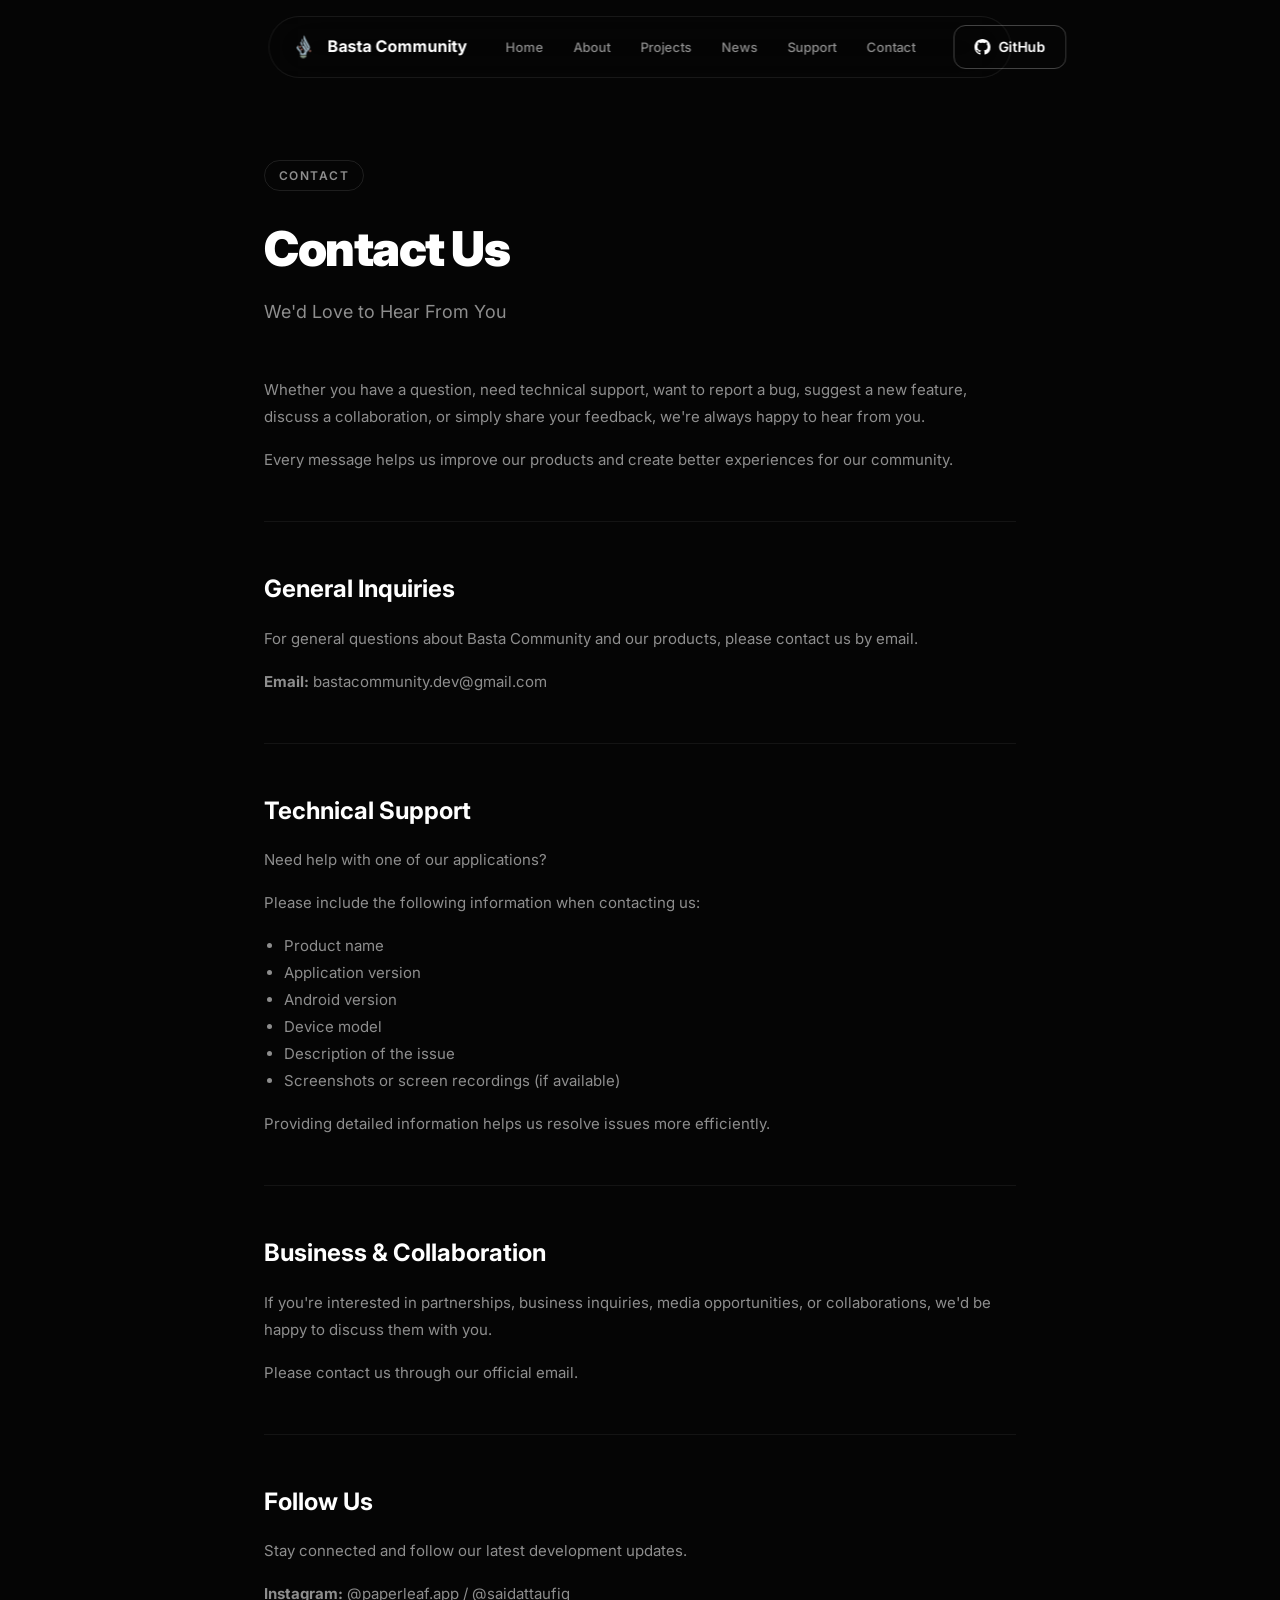
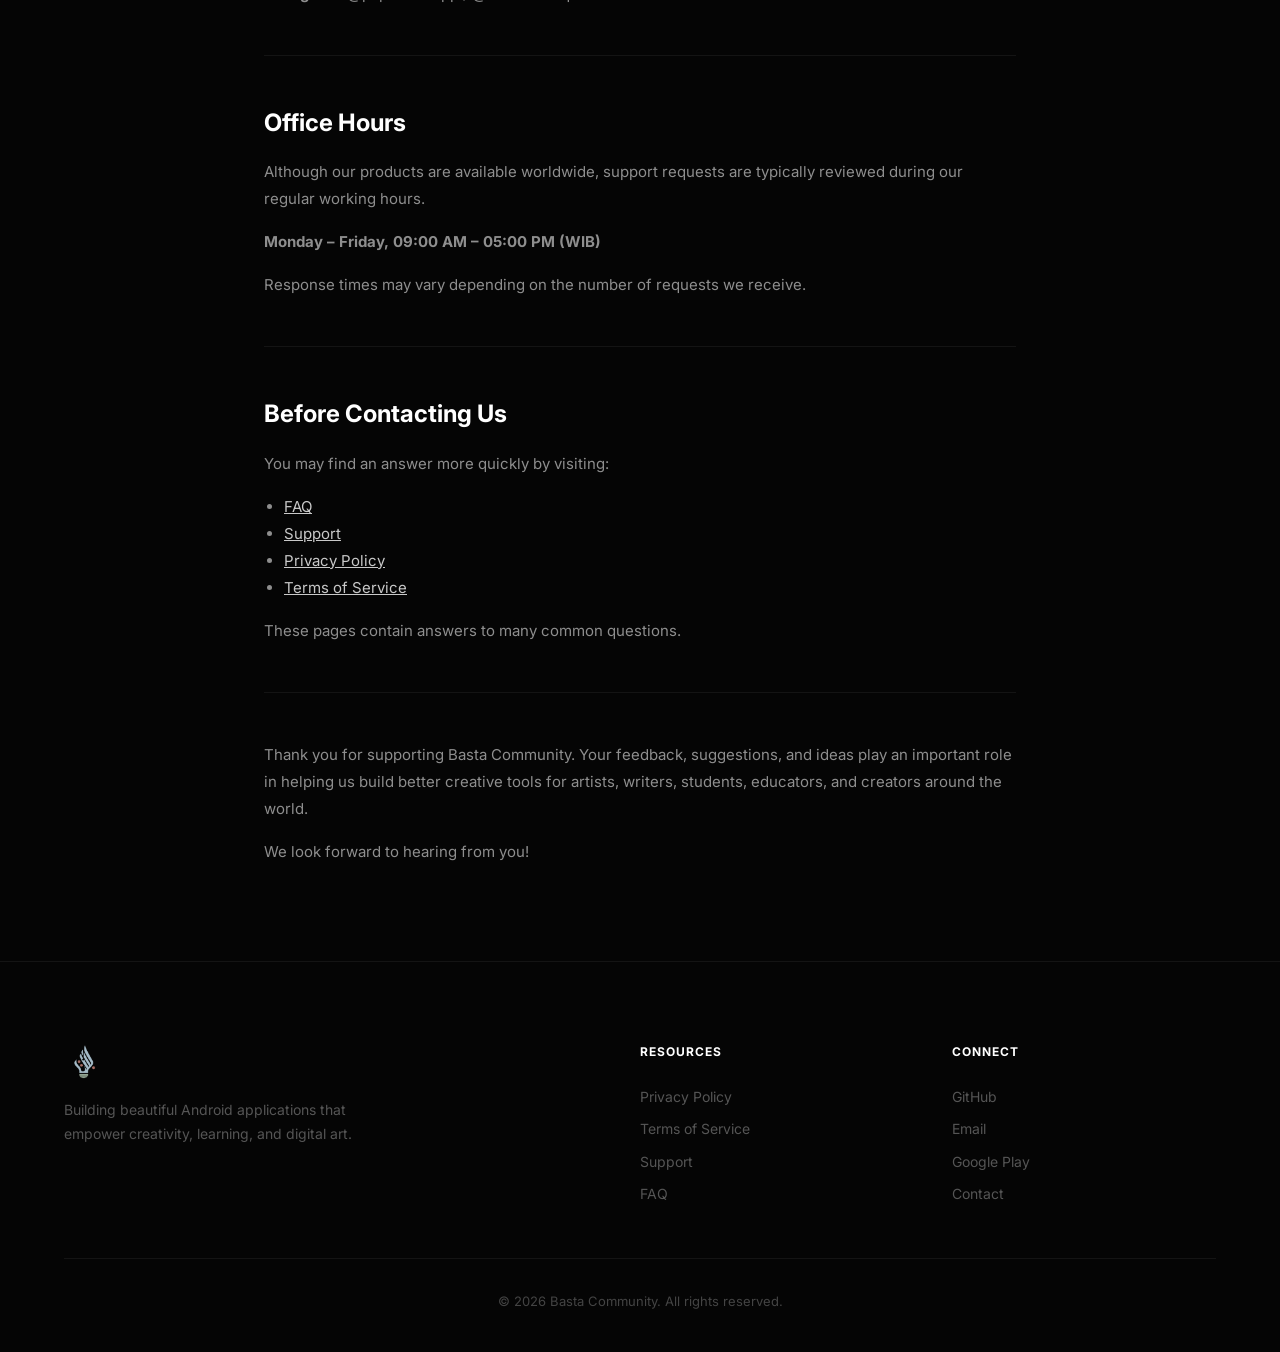
<file: pages/contact.html>
<!DOCTYPE html>
<html lang="en">
<head>
  <meta charset="UTF-8">
  <meta name="viewport" content="width=device-width, initial-scale=1.0">
  <meta name="description" content="Contact Basta Community - Get in touch for support, partnerships, and feedback.">
  <title>Contact — Basta Community</title>
  <link rel="icon" type="image/png" href="../assets/images/ic_basta.png">
  <link rel="preconnect" href="https://fonts.googleapis.com">
  <link rel="preconnect" href="https://fonts.gstatic.com" crossorigin>
  <link href="https://fonts.googleapis.com/css2?family=Inter:wght@300;400;500;600;700;800;900&display=swap" rel="stylesheet">
  <link rel="stylesheet" href="../style.css">
  <style>
    .page-content { padding: 160px 0 80px; }
    .page-content .container { max-width: 800px; }
    .page-content h1 { font-size: 3rem; font-weight: 900; letter-spacing: -0.03em; margin-bottom: 8px; }
    .page-content .page-subtitle { color: #8E8E8E; font-size: 1.125rem; margin-bottom: 48px; }
    .page-content h2 { font-size: 1.5rem; font-weight: 700; margin-top: 48px; margin-bottom: 16px; }
    .page-content h3 { font-size: 1.125rem; font-weight: 600; margin-top: 32px; margin-bottom: 8px; color: #C9C9C9; }
    .page-content p { color: #8E8E8E; font-size: 0.9375rem; line-height: 1.8; margin-bottom: 16px; }
    .page-content ul { margin-bottom: 16px; padding-left: 20px; }
    .page-content ul li { color: #8E8E8E; font-size: 0.9375rem; line-height: 1.8; list-style: disc; }
    .page-content hr { border: none; border-top: 1px solid rgba(255,255,255,0.06); margin: 48px 0; }
    .page-section-label { display: inline-block; font-size: 0.75rem; font-weight: 600; text-transform: uppercase; letter-spacing: 0.12em; color: #8E8E8E; border: 1px solid rgba(255,255,255,0.1); padding: 5px 14px; border-radius: 100px; margin-bottom: 20px; }
  </style>
</head>
<body>

  <nav class="navbar" id="navbar">
    <div class="nav-container">
      <a href="../index.html" class="nav-logo">
        <img src="../assets/images/ic_basta.png" alt="Basta Community" class="nav-logo-img">
        <span>Basta Community</span>
      </a>
      <div class="nav-menu" id="navMenu">
        <a href="../index.html" class="nav-link">Home</a>
        <a href="about.html" class="nav-link">About</a>
        <a href="project.html" class="nav-link">Projects</a>
        <a href="news.html" class="nav-link">News</a>
        <a href="support.html" class="nav-link">Support</a>
        <a href="contact.html" class="nav-link active">Contact</a>
      </div>
      <div class="nav-actions">
        <a href="https://github.com/anomalyco" target="_blank" rel="noopener" class="btn btn-outline btn-sm">
          <svg width="16" height="16" viewBox="0 0 24 24" fill="currentColor"><path d="M12 0C5.37 0 0 5.37 0 12c0 5.31 3.435 9.795 8.205 11.385.6.105.825-.255.825-.57 0-.285-.015-1.23-.015-2.235-3.015.555-3.795-.735-4.035-1.41-.135-.345-.72-1.41-1.23-1.695-.42-.225-1.02-.78-.015-.795.945-.015 1.62.87 1.845 1.23 1.08 1.815 2.805 1.305 3.495.99.105-.78.42-1.305.765-1.605-2.67-.3-5.46-1.335-5.46-5.925 0-1.305.465-2.385 1.23-3.225-.12-.3-.54-1.53.12-3.18 0 0 1.005-.315 3.3 1.23.96-.27 1.98-.405 3-.405s2.04.135 3 .405c2.295-1.56 3.3-1.23 3.3-1.23.66 1.65.24 2.88.12 3.18.765.84 1.23 1.905 1.23 3.225 0 4.605-2.805 5.625-5.475 5.925.435.375.81 1.095.81 2.22 0 1.605-.015 2.895-.015 3.3 0 .315.225.69.825.57A12.02 12.02 0 0024 12c0-6.63-5.37-12-12-12z"/></svg>
          GitHub
        </a>
      </div>
      <button class="nav-toggle" id="navToggle" aria-label="Menu">
        <span></span><span></span><span></span>
      </button>
    </div>
  </nav>

  <main class="page-content">
    <div class="container">
      <div class="fade-in visible">
        <span class="page-section-label">Contact</span>
        <h1>Contact Us</h1>
        <p class="page-subtitle">We'd Love to Hear From You</p>
      </div>

      <div class="fade-in visible">
        <p>Whether you have a question, need technical support, want to report a bug, suggest a new feature, discuss a collaboration, or simply share your feedback, we're always happy to hear from you.</p>
        <p>Every message helps us improve our products and create better experiences for our community.</p>
      </div>

      <hr>

      <div class="fade-in visible">
        <h2>General Inquiries</h2>
        <p>For general questions about Basta Community and our products, please contact us by email.</p>
        <p><strong>Email:</strong> bastacommunity.dev@gmail.com</p>
      </div>

      <hr>

      <div class="fade-in visible">
        <h2>Technical Support</h2>
        <p>Need help with one of our applications?</p>
        <p>Please include the following information when contacting us:</p>
        <ul>
          <li>Product name</li>
          <li>Application version</li>
          <li>Android version</li>
          <li>Device model</li>
          <li>Description of the issue</li>
          <li>Screenshots or screen recordings (if available)</li>
        </ul>
        <p>Providing detailed information helps us resolve issues more efficiently.</p>
      </div>

      <hr>

      <div class="fade-in visible">
        <h2>Business & Collaboration</h2>
        <p>If you're interested in partnerships, business inquiries, media opportunities, or collaborations, we'd be happy to discuss them with you.</p>
        <p>Please contact us through our official email.</p>
      </div>

      <hr>

      <div class="fade-in visible">
        <h2>Follow Us</h2>
        <p>Stay connected and follow our latest development updates.</p>
        <p><strong>Instagram:</strong> @paperleaf.app / @saidattaufiq</p>
      </div>

      <hr>

      <div class="fade-in visible">
        <h2>Office Hours</h2>
        <p>Although our products are available worldwide, support requests are typically reviewed during our regular working hours.</p>
        <p><strong>Monday – Friday, 09:00 AM – 05:00 PM (WIB)</strong></p>
        <p>Response times may vary depending on the number of requests we receive.</p>
      </div>

      <hr>

      <div class="fade-in visible">
        <h2>Before Contacting Us</h2>
        <p>You may find an answer more quickly by visiting:</p>
        <ul>
          <li><a href="faq.html" style="color:#C9C9C9;text-decoration:underline;">FAQ</a></li>
          <li><a href="support.html" style="color:#C9C9C9;text-decoration:underline;">Support</a></li>
          <li><a href="privacy-policy.html" style="color:#C9C9C9;text-decoration:underline;">Privacy Policy</a></li>
          <li><a href="tersm-of-service.html" style="color:#C9C9C9;text-decoration:underline;">Terms of Service</a></li>
        </ul>
        <p>These pages contain answers to many common questions.</p>
      </div>

      <hr>

      <div class="fade-in visible">
        <p>Thank you for supporting Basta Community. Your feedback, suggestions, and ideas play an important role in helping us build better creative tools for artists, writers, students, educators, and creators around the world.</p>
        <p>We look forward to hearing from you!</p>
      </div>
    </div>
  </main>

  <footer class="footer">
    <div class="container">
      <div class="footer-grid">
        <div class="footer-brand">
          <img src="../assets/images/ic_basta.png" alt="Basta Community" class="footer-logo">
          <p>Building beautiful Android applications that empower creativity, learning, and digital art.</p>
        </div>
        <div class="footer-links">
          <h4>Resources</h4>
          <a href="privacy-policy.html">Privacy Policy</a>
          <a href="tersm-of-service.html">Terms of Service</a>
          <a href="support.html">Support</a>
          <a href="faq.html">FAQ</a>
        </div>
        <div class="footer-links">
          <h4>Connect</h4>
          <a href="https://github.com/anomalyco" target="_blank" rel="noopener">GitHub</a>
          <a href="mailto:support@bastacommunity.dev">Email</a>
          <a href="https://play.google.com" target="_blank" rel="noopener">Google Play</a>
          <a href="contact.html">Contact</a>
        </div>
      </div>
      <div class="footer-bottom">
        <p>&copy; 2026 Basta Community. All rights reserved.</p>
      </div>
    </div>
  </footer>

  <script src="../script.js"></script>
</body>
</html>
</file>
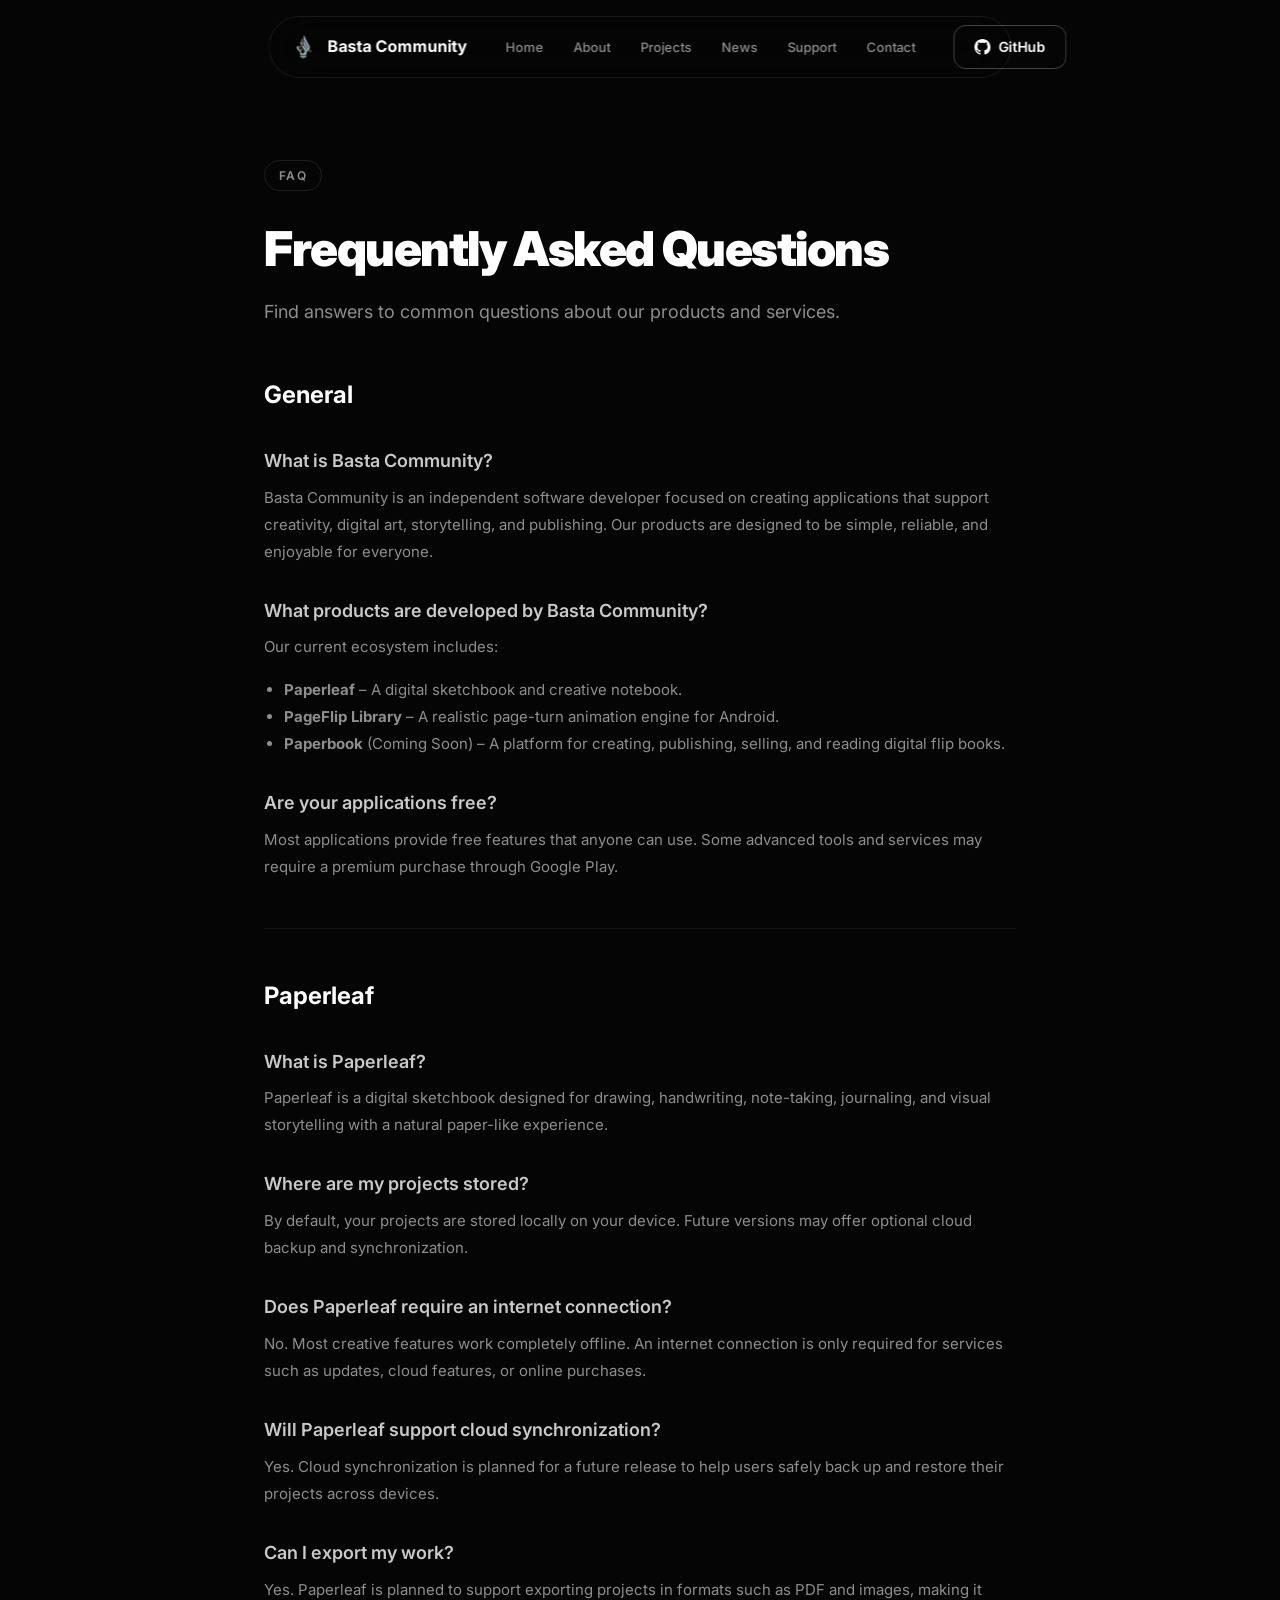
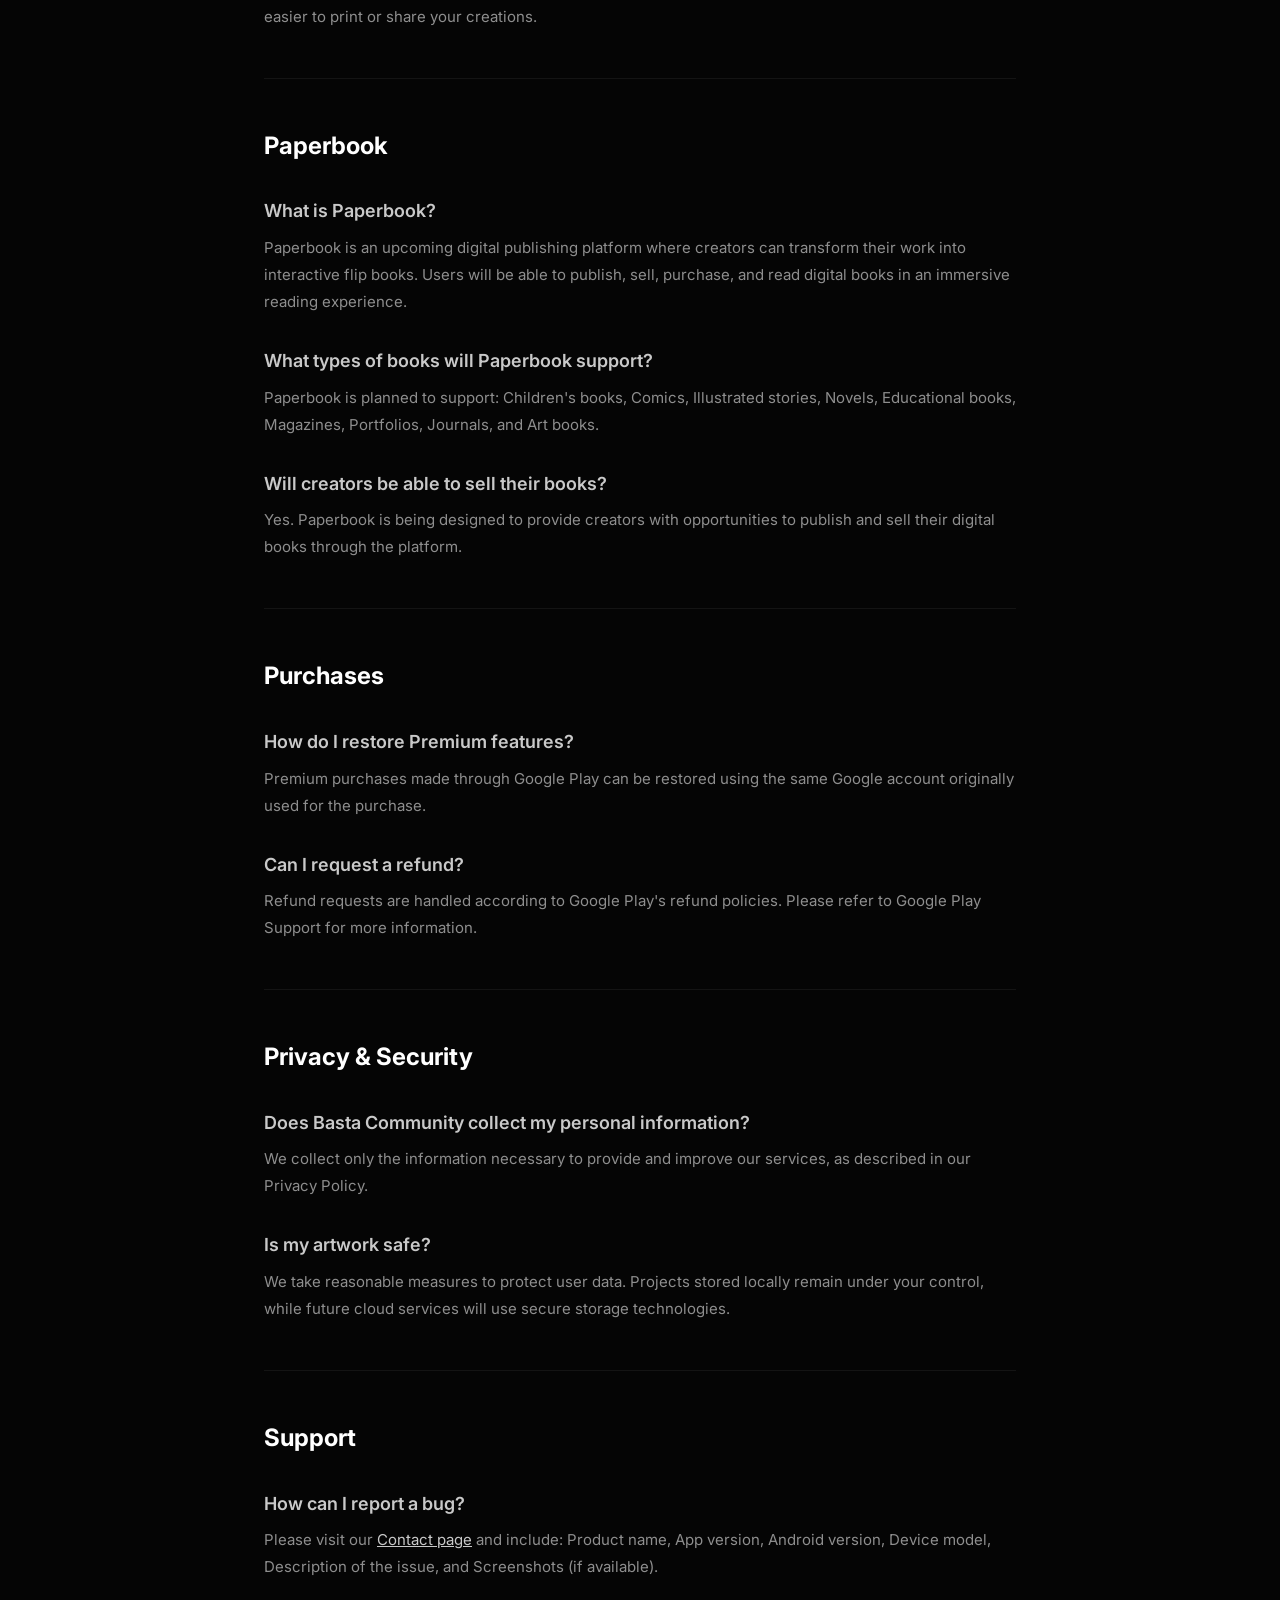
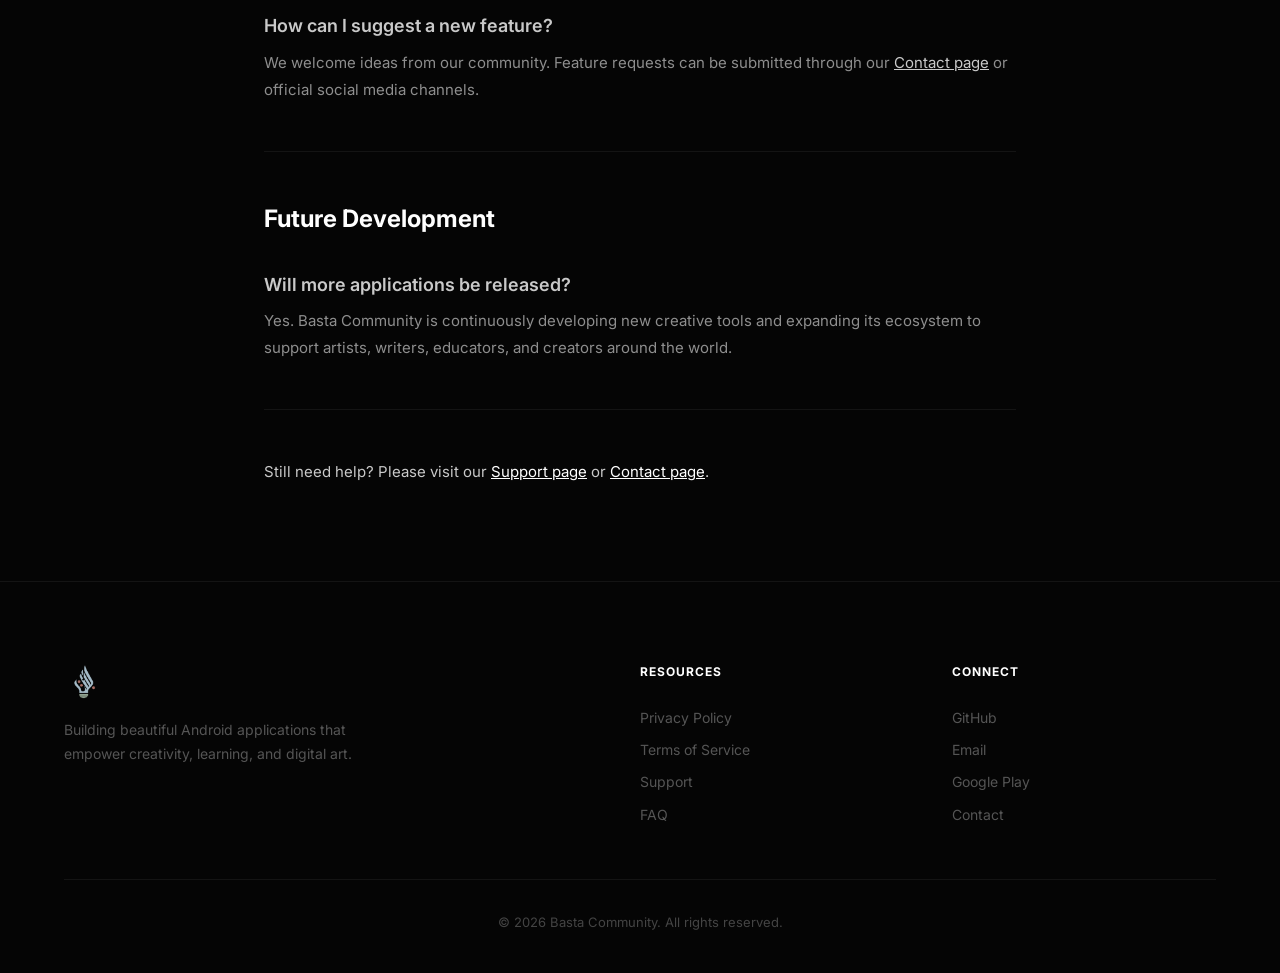
<file: pages/faq.html>
<!DOCTYPE html>
<html lang="en">
<head>
  <meta charset="UTF-8">
  <meta name="viewport" content="width=device-width, initial-scale=1.0">
  <meta name="description" content="Frequently asked questions about Basta Community, Paperleaf, and our products.">
  <title>FAQ — Basta Community</title>
  <link rel="icon" type="image/png" href="../assets/images/ic_basta.png">
  <link rel="preconnect" href="https://fonts.googleapis.com">
  <link rel="preconnect" href="https://fonts.gstatic.com" crossorigin>
  <link href="https://fonts.googleapis.com/css2?family=Inter:wght@300;400;500;600;700;800;900&display=swap" rel="stylesheet">
  <link rel="stylesheet" href="../style.css">
  <style>
    .page-content { padding: 160px 0 80px; }
    .page-content .container { max-width: 800px; }
    .page-content h1 { font-size: 3rem; font-weight: 900; letter-spacing: -0.03em; margin-bottom: 8px; }
    .page-content .page-subtitle { color: #8E8E8E; font-size: 1.125rem; margin-bottom: 48px; }
    .page-content h2 { font-size: 1.5rem; font-weight: 700; margin-top: 48px; margin-bottom: 16px; }
    .page-content h3 { font-size: 1.125rem; font-weight: 600; margin-top: 32px; margin-bottom: 8px; color: #C9C9C9; }
    .page-content p { color: #8E8E8E; font-size: 0.9375rem; line-height: 1.8; margin-bottom: 16px; }
    .page-content ul { margin-bottom: 16px; padding-left: 20px; }
    .page-content ul li { color: #8E8E8E; font-size: 0.9375rem; line-height: 1.8; list-style: disc; }
    .page-content hr { border: none; border-top: 1px solid rgba(255,255,255,0.06); margin: 48px 0; }
    .page-section-label { display: inline-block; font-size: 0.75rem; font-weight: 600; text-transform: uppercase; letter-spacing: 0.12em; color: #8E8E8E; border: 1px solid rgba(255,255,255,0.1); padding: 5px 14px; border-radius: 100px; margin-bottom: 20px; }
    .faq-q { color: #FFFFFF; font-weight: 600; margin-bottom: 4px; }
  </style>
</head>
<body>

  <nav class="navbar" id="navbar">
    <div class="nav-container">
      <a href="../index.html" class="nav-logo">
        <img src="../assets/images/ic_basta.png" alt="Basta Community" class="nav-logo-img">
        <span>Basta Community</span>
      </a>
      <div class="nav-menu" id="navMenu">
        <a href="../index.html" class="nav-link">Home</a>
        <a href="about.html" class="nav-link">About</a>
        <a href="project.html" class="nav-link">Projects</a>
        <a href="news.html" class="nav-link">News</a>
        <a href="support.html" class="nav-link">Support</a>
        <a href="contact.html" class="nav-link">Contact</a>
      </div>
      <div class="nav-actions">
        <a href="https://github.com/anomalyco" target="_blank" rel="noopener" class="btn btn-outline btn-sm">
          <svg width="16" height="16" viewBox="0 0 24 24" fill="currentColor"><path d="M12 0C5.37 0 0 5.37 0 12c0 5.31 3.435 9.795 8.205 11.385.6.105.825-.255.825-.57 0-.285-.015-1.23-.015-2.235-3.015.555-3.795-.735-4.035-1.41-.135-.345-.72-1.41-1.23-1.695-.42-.225-1.02-.78-.015-.795.945-.015 1.62.87 1.845 1.23 1.08 1.815 2.805 1.305 3.495.99.105-.78.42-1.305.765-1.605-2.67-.3-5.46-1.335-5.46-5.925 0-1.305.465-2.385 1.23-3.225-.12-.3-.54-1.53.12-3.18 0 0 1.005-.315 3.3 1.23.96-.27 1.98-.405 3-.405s2.04.135 3 .405c2.295-1.56 3.3-1.23 3.3-1.23.66 1.65.24 2.88.12 3.18.765.84 1.23 1.905 1.23 3.225 0 4.605-2.805 5.625-5.475 5.925.435.375.81 1.095.81 2.22 0 1.605-.015 2.895-.015 3.3 0 .315.225.69.825.57A12.02 12.02 0 0024 12c0-6.63-5.37-12-12-12z"/></svg>
          GitHub
        </a>
      </div>
      <button class="nav-toggle" id="navToggle" aria-label="Menu">
        <span></span><span></span><span></span>
      </button>
    </div>
  </nav>

  <main class="page-content">
    <div class="container">
      <div class="fade-in visible">
        <span class="page-section-label">FAQ</span>
        <h1>Frequently Asked Questions</h1>
        <p class="page-subtitle">Find answers to common questions about our products and services.</p>
      </div>

      <h2>General</h2>

      <h3 class="faq-q">What is Basta Community?</h3>
      <p>Basta Community is an independent software developer focused on creating applications that support creativity, digital art, storytelling, and publishing. Our products are designed to be simple, reliable, and enjoyable for everyone.</p>

      <h3 class="faq-q">What products are developed by Basta Community?</h3>
      <p>Our current ecosystem includes:</p>
      <ul>
        <li><strong>Paperleaf</strong> – A digital sketchbook and creative notebook.</li>
        <li><strong>PageFlip Library</strong> – A realistic page-turn animation engine for Android.</li>
        <li><strong>Paperbook</strong> (Coming Soon) – A platform for creating, publishing, selling, and reading digital flip books.</li>
      </ul>

      <h3 class="faq-q">Are your applications free?</h3>
      <p>Most applications provide free features that anyone can use. Some advanced tools and services may require a premium purchase through Google Play.</p>

      <hr>

      <h2>Paperleaf</h2>

      <h3 class="faq-q">What is Paperleaf?</h3>
      <p>Paperleaf is a digital sketchbook designed for drawing, handwriting, note-taking, journaling, and visual storytelling with a natural paper-like experience.</p>

      <h3 class="faq-q">Where are my projects stored?</h3>
      <p>By default, your projects are stored locally on your device. Future versions may offer optional cloud backup and synchronization.</p>

      <h3 class="faq-q">Does Paperleaf require an internet connection?</h3>
      <p>No. Most creative features work completely offline. An internet connection is only required for services such as updates, cloud features, or online purchases.</p>

      <h3 class="faq-q">Will Paperleaf support cloud synchronization?</h3>
      <p>Yes. Cloud synchronization is planned for a future release to help users safely back up and restore their projects across devices.</p>

      <h3 class="faq-q">Can I export my work?</h3>
      <p>Yes. Paperleaf is planned to support exporting projects in formats such as PDF and images, making it easier to print or share your creations.</p>

      <hr>

      <h2>Paperbook</h2>

      <h3 class="faq-q">What is Paperbook?</h3>
      <p>Paperbook is an upcoming digital publishing platform where creators can transform their work into interactive flip books. Users will be able to publish, sell, purchase, and read digital books in an immersive reading experience.</p>

      <h3 class="faq-q">What types of books will Paperbook support?</h3>
      <p>Paperbook is planned to support: Children's books, Comics, Illustrated stories, Novels, Educational books, Magazines, Portfolios, Journals, and Art books.</p>

      <h3 class="faq-q">Will creators be able to sell their books?</h3>
      <p>Yes. Paperbook is being designed to provide creators with opportunities to publish and sell their digital books through the platform.</p>

      <hr>

      <h2>Purchases</h2>

      <h3 class="faq-q">How do I restore Premium features?</h3>
      <p>Premium purchases made through Google Play can be restored using the same Google account originally used for the purchase.</p>

      <h3 class="faq-q">Can I request a refund?</h3>
      <p>Refund requests are handled according to Google Play's refund policies. Please refer to Google Play Support for more information.</p>

      <hr>

      <h2>Privacy & Security</h2>

      <h3 class="faq-q">Does Basta Community collect my personal information?</h3>
      <p>We collect only the information necessary to provide and improve our services, as described in our Privacy Policy.</p>

      <h3 class="faq-q">Is my artwork safe?</h3>
      <p>We take reasonable measures to protect user data. Projects stored locally remain under your control, while future cloud services will use secure storage technologies.</p>

      <hr>

      <h2>Support</h2>

      <h3 class="faq-q">How can I report a bug?</h3>
      <p>Please visit our <a href="contact.html" style="color:#C9C9C9;text-decoration:underline;">Contact page</a> and include: Product name, App version, Android version, Device model, Description of the issue, and Screenshots (if available).</p>

      <h3 class="faq-q">How can I suggest a new feature?</h3>
      <p>We welcome ideas from our community. Feature requests can be submitted through our <a href="contact.html" style="color:#C9C9C9;text-decoration:underline;">Contact page</a> or official social media channels.</p>

      <hr>

      <h2>Future Development</h2>

      <h3 class="faq-q">Will more applications be released?</h3>
      <p>Yes. Basta Community is continuously developing new creative tools and expanding its ecosystem to support artists, writers, educators, and creators around the world.</p>

      <hr>

      <p style="color:#C9C9C9;">Still need help? Please visit our <a href="support.html" style="color:#FFFFFF;text-decoration:underline;">Support page</a> or <a href="contact.html" style="color:#FFFFFF;text-decoration:underline;">Contact page</a>.</p>
    </div>
  </main>

  <footer class="footer">
    <div class="container">
      <div class="footer-grid">
        <div class="footer-brand">
          <img src="../assets/images/ic_basta.png" alt="Basta Community" class="footer-logo">
          <p>Building beautiful Android applications that empower creativity, learning, and digital art.</p>
        </div>
        <div class="footer-links">
          <h4>Resources</h4>
          <a href="privacy-policy.html">Privacy Policy</a>
          <a href="tersm-of-service.html">Terms of Service</a>
          <a href="support.html">Support</a>
          <a href="faq.html">FAQ</a>
        </div>
        <div class="footer-links">
          <h4>Connect</h4>
          <a href="https://github.com/anomalyco" target="_blank" rel="noopener">GitHub</a>
          <a href="mailto:support@bastacommunity.dev">Email</a>
          <a href="https://play.google.com" target="_blank" rel="noopener">Google Play</a>
          <a href="contact.html">Contact</a>
        </div>
      </div>
      <div class="footer-bottom">
        <p>&copy; 2026 Basta Community. All rights reserved.</p>
      </div>
    </div>
  </footer>

  <script src="../script.js"></script>
</body>
</html>
</file>
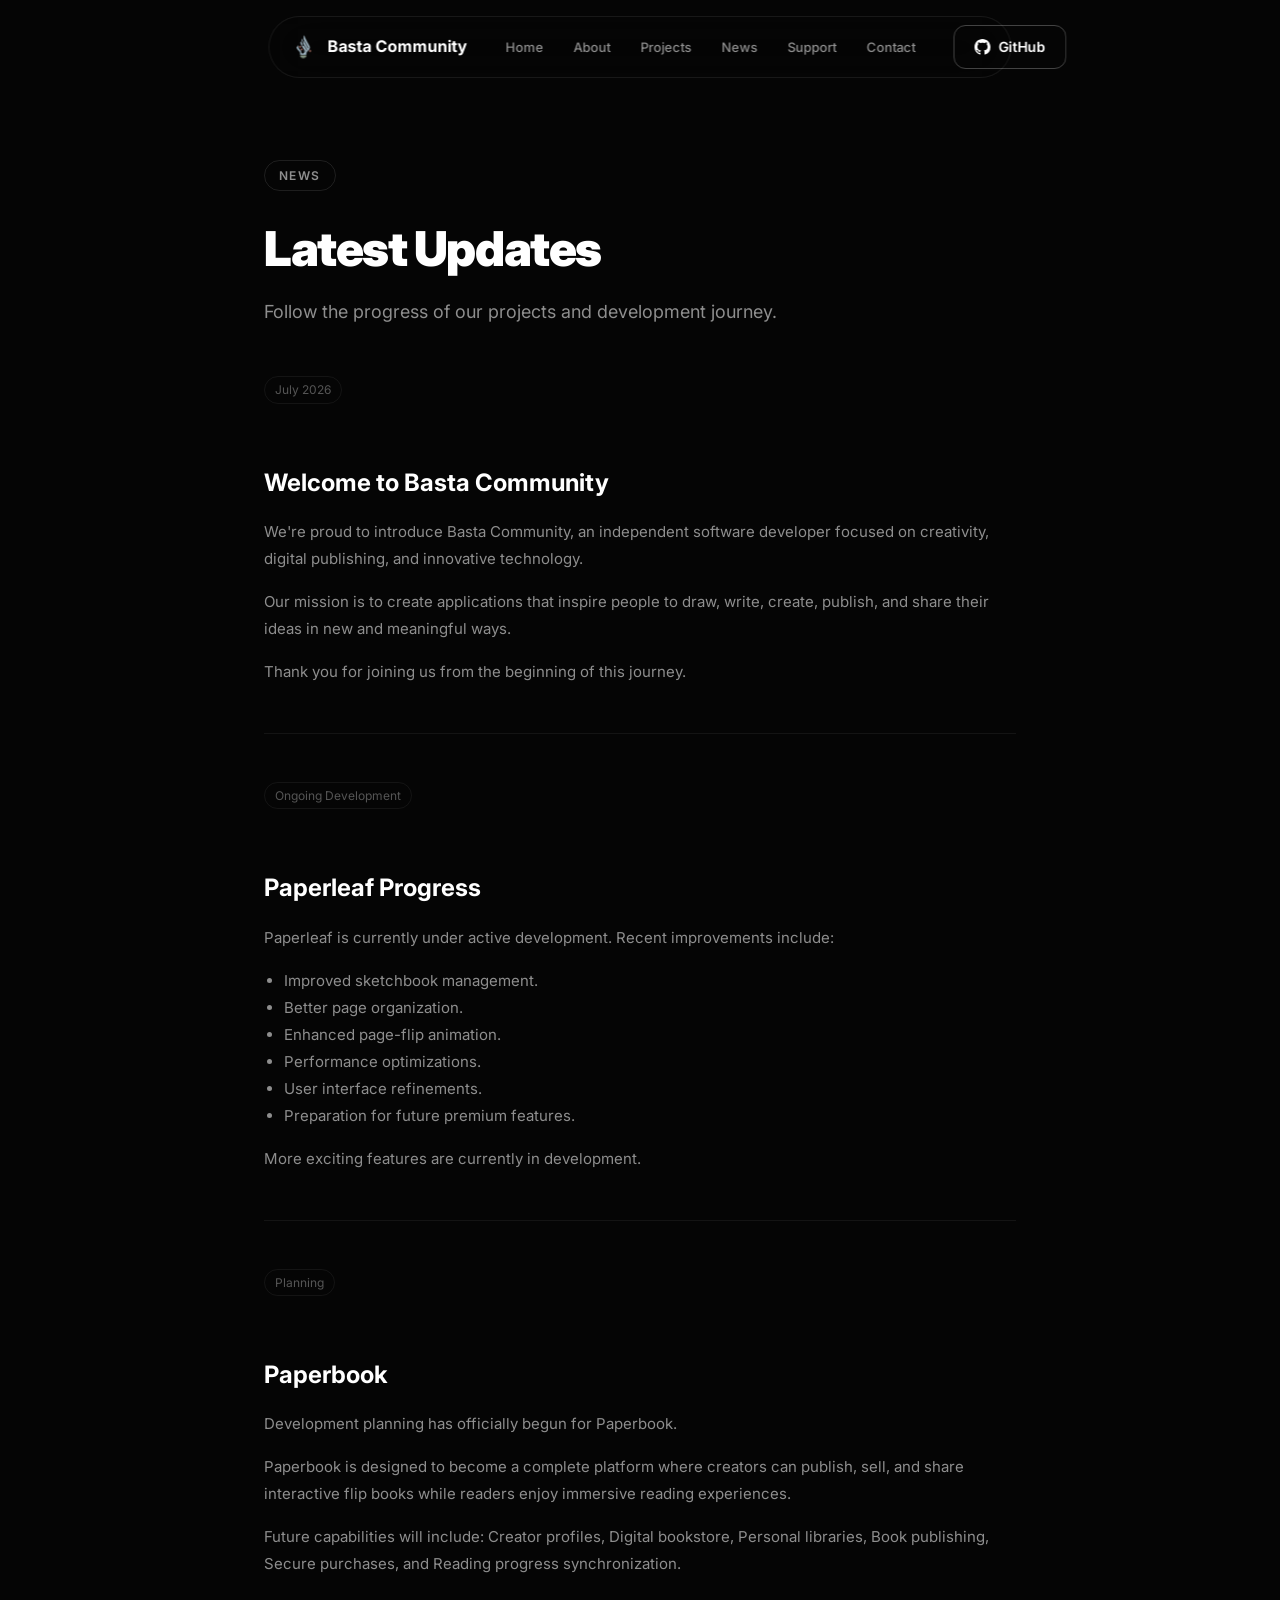
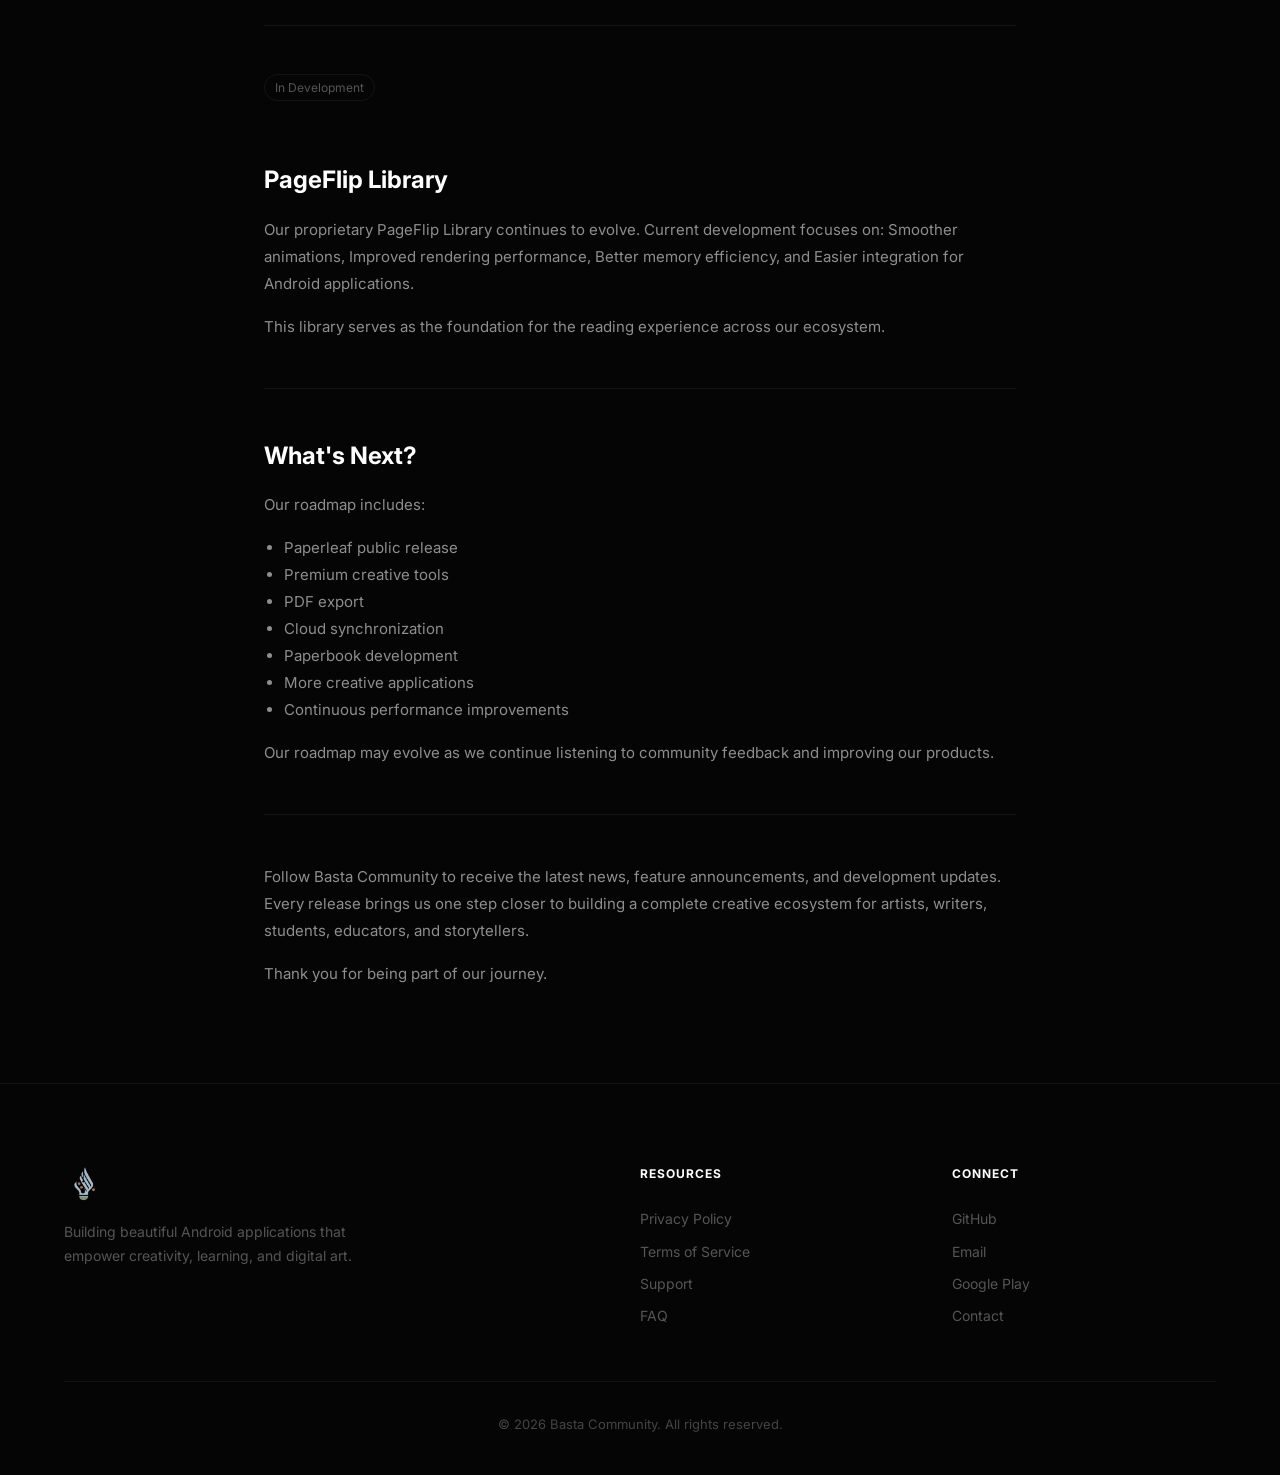
<file: pages/news.html>
<!DOCTYPE html>
<html lang="en">
<head>
  <meta charset="UTF-8">
  <meta name="viewport" content="width=device-width, initial-scale=1.0">
  <meta name="description" content="Latest news and updates from Basta Community.">
  <title>News — Basta Community</title>
  <link rel="icon" type="image/png" href="../assets/images/ic_basta.png">
  <link rel="preconnect" href="https://fonts.googleapis.com">
  <link rel="preconnect" href="https://fonts.gstatic.com" crossorigin>
  <link href="https://fonts.googleapis.com/css2?family=Inter:wght@300;400;500;600;700;800;900&display=swap" rel="stylesheet">
  <link rel="stylesheet" href="../style.css">
  <style>
    .page-content { padding: 160px 0 80px; }
    .page-content .container { max-width: 800px; }
    .page-content h1 { font-size: 3rem; font-weight: 900; letter-spacing: -0.03em; margin-bottom: 8px; }
    .page-content .page-subtitle { color: #8E8E8E; font-size: 1.125rem; margin-bottom: 48px; }
    .page-content h2 { font-size: 1.5rem; font-weight: 700; margin-top: 48px; margin-bottom: 16px; }
    .page-content h3 { font-size: 1.125rem; font-weight: 600; margin-top: 32px; margin-bottom: 8px; color: #C9C9C9; }
    .page-content p { color: #8E8E8E; font-size: 0.9375rem; line-height: 1.8; margin-bottom: 16px; }
    .page-content ul { margin-bottom: 16px; padding-left: 20px; }
    .page-content ul li { color: #8E8E8E; font-size: 0.9375rem; line-height: 1.8; list-style: disc; }
    .page-content hr { border: none; border-top: 1px solid rgba(255,255,255,0.06); margin: 48px 0; }
    .page-section-label { display: inline-block; font-size: 0.75rem; font-weight: 600; text-transform: uppercase; letter-spacing: 0.12em; color: #8E8E8E; border: 1px solid rgba(255,255,255,0.1); padding: 5px 14px; border-radius: 100px; margin-bottom: 20px; }
    .news-meta { display: inline-block; font-size: 0.75rem; color: #555; border: 1px solid rgba(255,255,255,0.06); padding: 3px 10px; border-radius: 100px; margin-bottom: 12px; }
  </style>
</head>
<body>

  <nav class="navbar" id="navbar">
    <div class="nav-container">
      <a href="../index.html" class="nav-logo">
        <img src="../assets/images/ic_basta.png" alt="Basta Community" class="nav-logo-img">
        <span>Basta Community</span>
      </a>
      <div class="nav-menu" id="navMenu">
        <a href="../index.html" class="nav-link">Home</a>
        <a href="about.html" class="nav-link">About</a>
        <a href="project.html" class="nav-link">Projects</a>
        <a href="news.html" class="nav-link active">News</a>
        <a href="support.html" class="nav-link">Support</a>
        <a href="contact.html" class="nav-link">Contact</a>
      </div>
      <div class="nav-actions">
        <a href="https://github.com/anomalyco" target="_blank" rel="noopener" class="btn btn-outline btn-sm">
          <svg width="16" height="16" viewBox="0 0 24 24" fill="currentColor"><path d="M12 0C5.37 0 0 5.37 0 12c0 5.31 3.435 9.795 8.205 11.385.6.105.825-.255.825-.57 0-.285-.015-1.23-.015-2.235-3.015.555-3.795-.735-4.035-1.41-.135-.345-.72-1.41-1.23-1.695-.42-.225-1.02-.78-.015-.795.945-.015 1.62.87 1.845 1.23 1.08 1.815 2.805 1.305 3.495.99.105-.78.42-1.305.765-1.605-2.67-.3-5.46-1.335-5.46-5.925 0-1.305.465-2.385 1.23-3.225-.12-.3-.54-1.53.12-3.18 0 0 1.005-.315 3.3 1.23.96-.27 1.98-.405 3-.405s2.04.135 3 .405c2.295-1.56 3.3-1.23 3.3-1.23.66 1.65.24 2.88.12 3.18.765.84 1.23 1.905 1.23 3.225 0 4.605-2.805 5.625-5.475 5.925.435.375.81 1.095.81 2.22 0 1.605-.015 2.895-.015 3.3 0 .315.225.69.825.57A12.02 12.02 0 0024 12c0-6.63-5.37-12-12-12z"/></svg>
          GitHub
        </a>
      </div>
      <button class="nav-toggle" id="navToggle" aria-label="Menu">
        <span></span><span></span><span></span>
      </button>
    </div>
  </nav>

  <main class="page-content">
    <div class="container">
      <div class="fade-in visible">
        <span class="page-section-label">News</span>
        <h1>Latest Updates</h1>
        <p class="page-subtitle">Follow the progress of our projects and development journey.</p>
      </div>

      <div class="fade-in visible">
        <span class="news-meta">July 2026</span>
        <h2>Welcome to Basta Community</h2>
        <p>We're proud to introduce Basta Community, an independent software developer focused on creativity, digital publishing, and innovative technology.</p>
        <p>Our mission is to create applications that inspire people to draw, write, create, publish, and share their ideas in new and meaningful ways.</p>
        <p>Thank you for joining us from the beginning of this journey.</p>
      </div>

      <hr>

      <div class="fade-in visible">
        <span class="news-meta">Ongoing Development</span>
        <h2>Paperleaf Progress</h2>
        <p>Paperleaf is currently under active development. Recent improvements include:</p>
        <ul>
          <li>Improved sketchbook management.</li>
          <li>Better page organization.</li>
          <li>Enhanced page-flip animation.</li>
          <li>Performance optimizations.</li>
          <li>User interface refinements.</li>
          <li>Preparation for future premium features.</li>
        </ul>
        <p>More exciting features are currently in development.</p>
      </div>

      <hr>

      <div class="fade-in visible">
        <span class="news-meta">Planning</span>
        <h2>Paperbook</h2>
        <p>Development planning has officially begun for Paperbook.</p>
        <p>Paperbook is designed to become a complete platform where creators can publish, sell, and share interactive flip books while readers enjoy immersive reading experiences.</p>
        <p>Future capabilities will include: Creator profiles, Digital bookstore, Personal libraries, Book publishing, Secure purchases, and Reading progress synchronization.</p>
      </div>

      <hr>

      <div class="fade-in visible">
        <span class="news-meta">In Development</span>
        <h2>PageFlip Library</h2>
        <p>Our proprietary PageFlip Library continues to evolve. Current development focuses on: Smoother animations, Improved rendering performance, Better memory efficiency, and Easier integration for Android applications.</p>
        <p>This library serves as the foundation for the reading experience across our ecosystem.</p>
      </div>

      <hr>

      <div class="fade-in visible">
        <h2>What's Next?</h2>
        <p>Our roadmap includes:</p>
        <ul>
          <li>Paperleaf public release</li>
          <li>Premium creative tools</li>
          <li>PDF export</li>
          <li>Cloud synchronization</li>
          <li>Paperbook development</li>
          <li>More creative applications</li>
          <li>Continuous performance improvements</li>
        </ul>
        <p>Our roadmap may evolve as we continue listening to community feedback and improving our products.</p>
      </div>

      <hr>

      <div class="fade-in visible">
        <p>Follow Basta Community to receive the latest news, feature announcements, and development updates. Every release brings us one step closer to building a complete creative ecosystem for artists, writers, students, educators, and storytellers.</p>
        <p>Thank you for being part of our journey.</p>
      </div>
    </div>
  </main>

  <footer class="footer">
    <div class="container">
      <div class="footer-grid">
        <div class="footer-brand">
          <img src="../assets/images/ic_basta.png" alt="Basta Community" class="footer-logo">
          <p>Building beautiful Android applications that empower creativity, learning, and digital art.</p>
        </div>
        <div class="footer-links">
          <h4>Resources</h4>
          <a href="privacy-policy.html">Privacy Policy</a>
          <a href="tersm-of-service.html">Terms of Service</a>
          <a href="support.html">Support</a>
          <a href="faq.html">FAQ</a>
        </div>
        <div class="footer-links">
          <h4>Connect</h4>
          <a href="https://github.com/anomalyco" target="_blank" rel="noopener">GitHub</a>
          <a href="mailto:support@bastacommunity.dev">Email</a>
          <a href="https://play.google.com" target="_blank" rel="noopener">Google Play</a>
          <a href="contact.html">Contact</a>
        </div>
      </div>
      <div class="footer-bottom">
        <p>&copy; 2026 Basta Community. All rights reserved.</p>
      </div>
    </div>
  </footer>

  <script src="../script.js"></script>
</body>
</html>
</file>
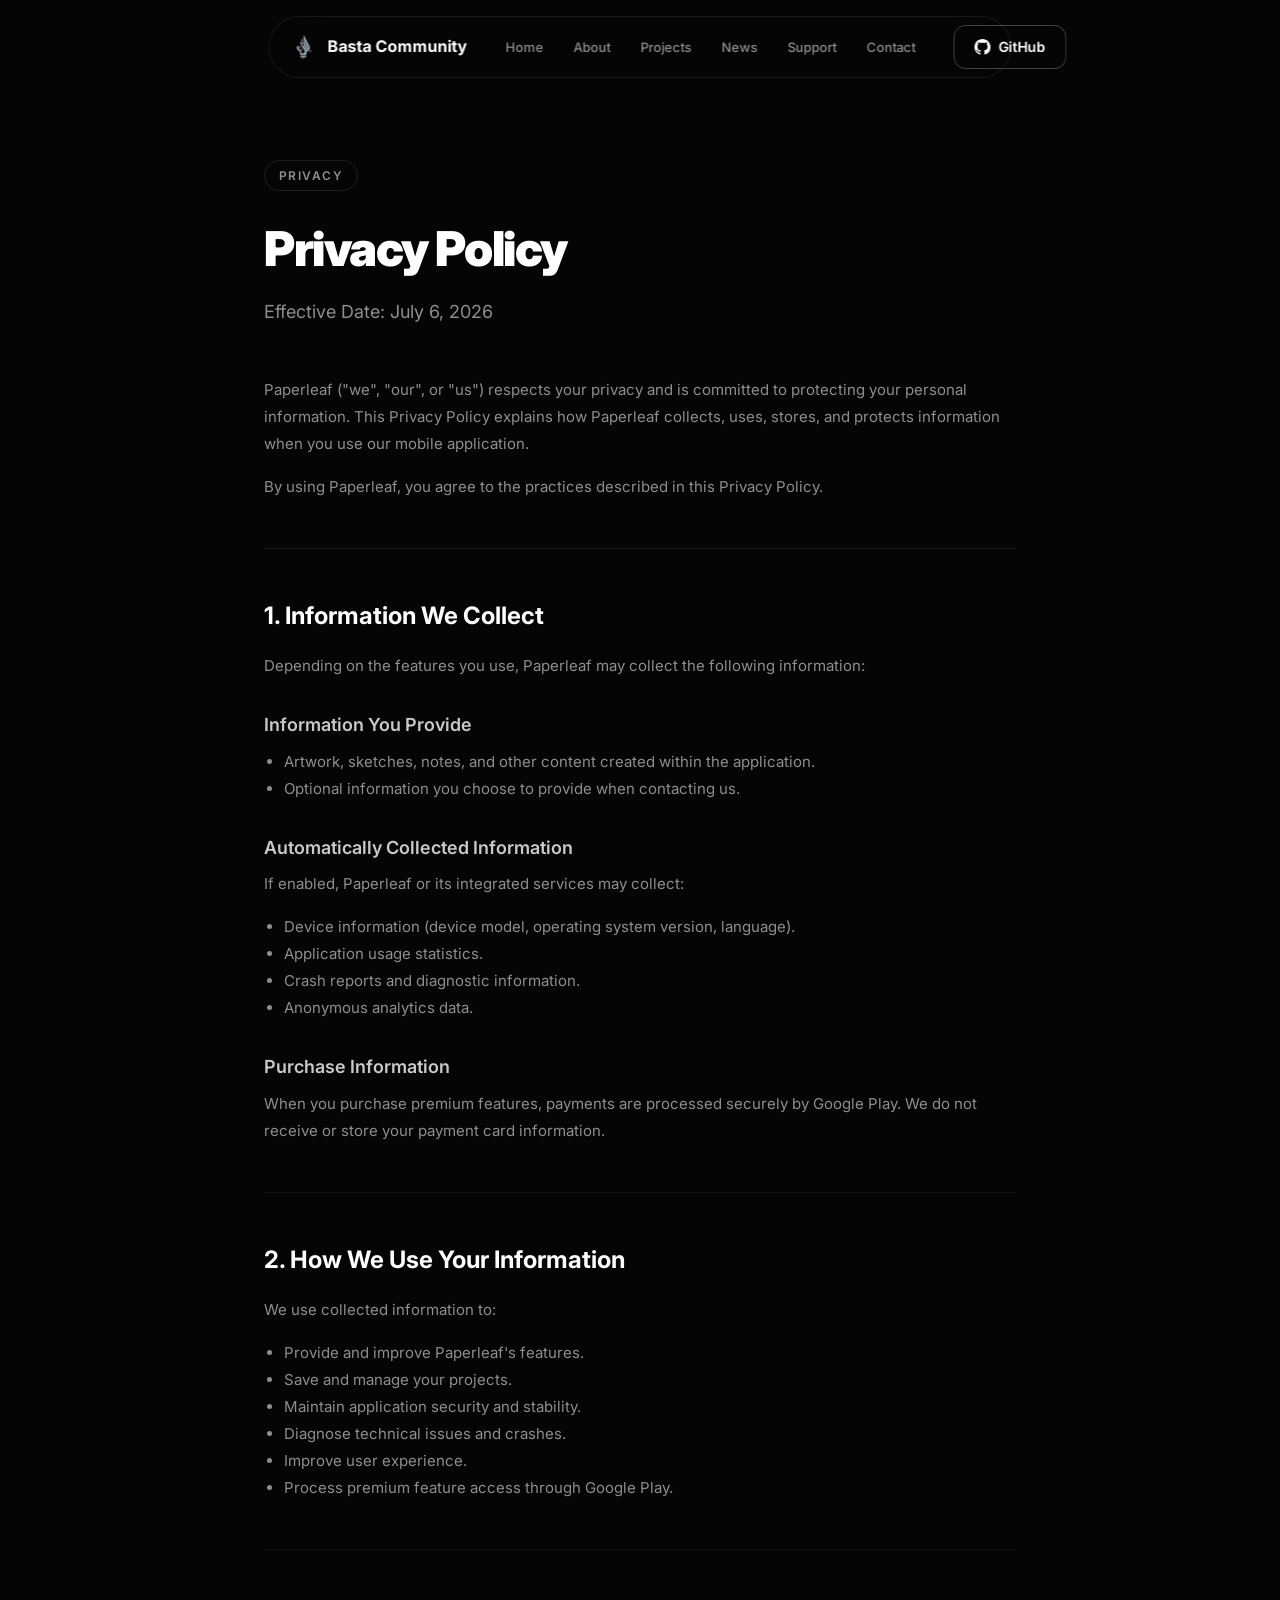
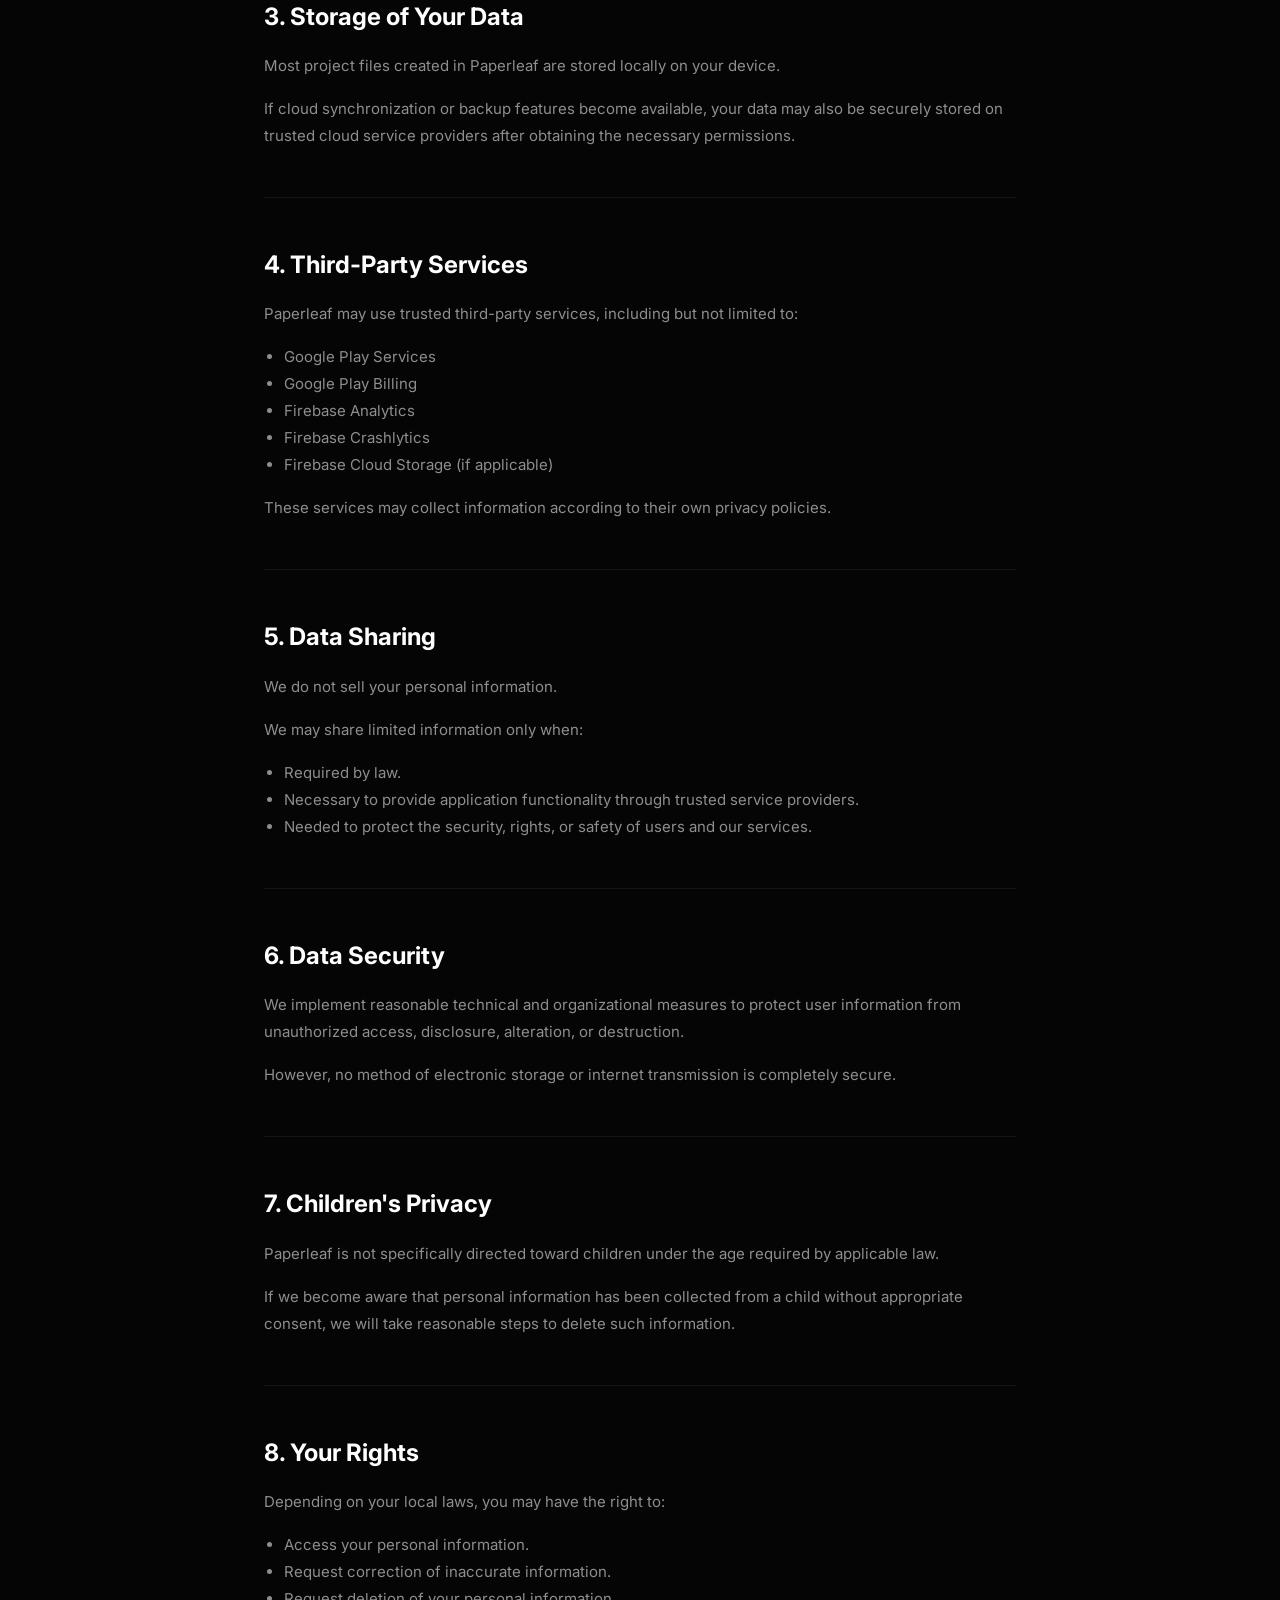
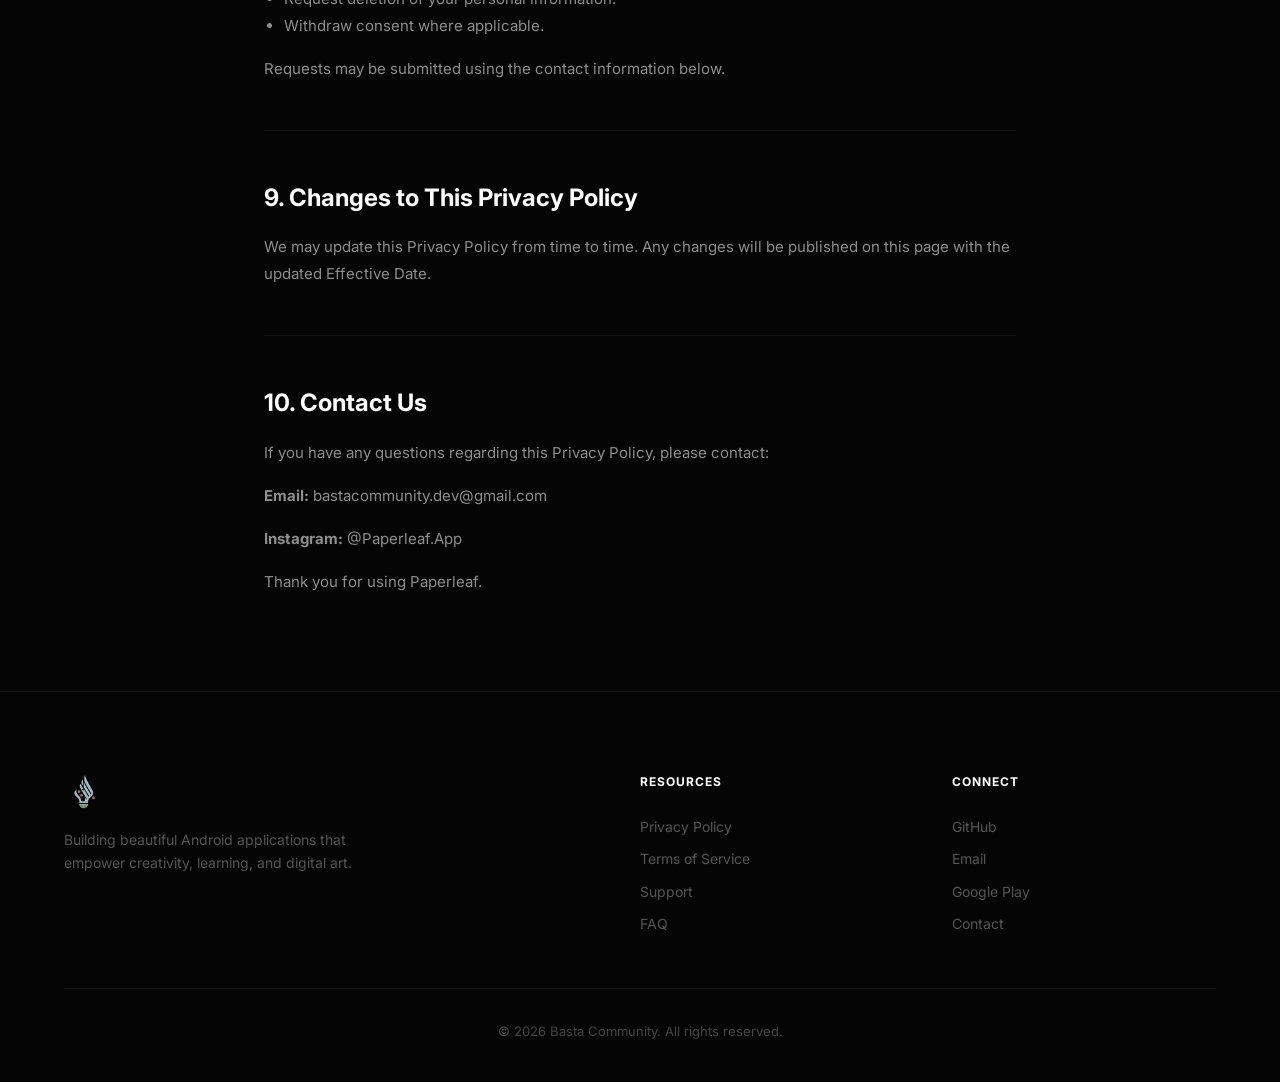
<file: pages/privacy-policy.html>
<!DOCTYPE html>
<html lang="en">
<head>
  <meta charset="UTF-8">
  <meta name="viewport" content="width=device-width, initial-scale=1.0">
  <meta name="description" content="Privacy Policy for Paperleaf and Basta Community applications.">
  <title>Privacy Policy — Basta Community</title>
  <link rel="icon" type="image/png" href="../assets/images/ic_basta.png">
  <link rel="preconnect" href="https://fonts.googleapis.com">
  <link rel="preconnect" href="https://fonts.gstatic.com" crossorigin>
  <link href="https://fonts.googleapis.com/css2?family=Inter:wght@300;400;500;600;700;800;900&display=swap" rel="stylesheet">
  <link rel="stylesheet" href="../style.css">
  <style>
    .page-content { padding: 160px 0 80px; }
    .page-content .container { max-width: 800px; }
    .page-content h1 { font-size: 3rem; font-weight: 900; letter-spacing: -0.03em; margin-bottom: 8px; }
    .page-content .page-subtitle { color: #8E8E8E; font-size: 1.125rem; margin-bottom: 48px; }
    .page-content h2 { font-size: 1.5rem; font-weight: 700; margin-top: 48px; margin-bottom: 16px; }
    .page-content h3 { font-size: 1.125rem; font-weight: 600; margin-top: 32px; margin-bottom: 8px; color: #C9C9C9; }
    .page-content p { color: #8E8E8E; font-size: 0.9375rem; line-height: 1.8; margin-bottom: 16px; }
    .page-content ul { margin-bottom: 16px; padding-left: 20px; }
    .page-content ul li { color: #8E8E8E; font-size: 0.9375rem; line-height: 1.8; list-style: disc; }
    .page-content hr { border: none; border-top: 1px solid rgba(255,255,255,0.06); margin: 48px 0; }
    .page-section-label { display: inline-block; font-size: 0.75rem; font-weight: 600; text-transform: uppercase; letter-spacing: 0.12em; color: #8E8E8E; border: 1px solid rgba(255,255,255,0.1); padding: 5px 14px; border-radius: 100px; margin-bottom: 20px; }
    .page-content ol { margin-bottom: 16px; padding-left: 20px; }
    .page-content ol li { color: #8E8E8E; font-size: 0.9375rem; line-height: 1.8; }
  </style>
</head>
<body>

  <nav class="navbar" id="navbar">
    <div class="nav-container">
      <a href="../index.html" class="nav-logo">
        <img src="../assets/images/ic_basta.png" alt="Basta Community" class="nav-logo-img">
        <span>Basta Community</span>
      </a>
      <div class="nav-menu" id="navMenu">
        <a href="../index.html" class="nav-link">Home</a>
        <a href="about.html" class="nav-link">About</a>
        <a href="project.html" class="nav-link">Projects</a>
        <a href="news.html" class="nav-link">News</a>
        <a href="support.html" class="nav-link">Support</a>
        <a href="contact.html" class="nav-link">Contact</a>
      </div>
      <div class="nav-actions">
        <a href="https://github.com/anomalyco" target="_blank" rel="noopener" class="btn btn-outline btn-sm">
          <svg width="16" height="16" viewBox="0 0 24 24" fill="currentColor"><path d="M12 0C5.37 0 0 5.37 0 12c0 5.31 3.435 9.795 8.205 11.385.6.105.825-.255.825-.57 0-.285-.015-1.23-.015-2.235-3.015.555-3.795-.735-4.035-1.41-.135-.345-.72-1.41-1.23-1.695-.42-.225-1.02-.78-.015-.795.945-.015 1.62.87 1.845 1.23 1.08 1.815 2.805 1.305 3.495.99.105-.78.42-1.305.765-1.605-2.67-.3-5.46-1.335-5.46-5.925 0-1.305.465-2.385 1.23-3.225-.12-.3-.54-1.53.12-3.18 0 0 1.005-.315 3.3 1.23.96-.27 1.98-.405 3-.405s2.04.135 3 .405c2.295-1.56 3.3-1.23 3.3-1.23.66 1.65.24 2.88.12 3.18.765.84 1.23 1.905 1.23 3.225 0 4.605-2.805 5.625-5.475 5.925.435.375.81 1.095.81 2.22 0 1.605-.015 2.895-.015 3.3 0 .315.225.69.825.57A12.02 12.02 0 0024 12c0-6.63-5.37-12-12-12z"/></svg>
          GitHub
        </a>
      </div>
      <button class="nav-toggle" id="navToggle" aria-label="Menu">
        <span></span><span></span><span></span>
      </button>
    </div>
  </nav>

  <main class="page-content">
    <div class="container">
      <div class="fade-in visible">
        <span class="page-section-label">Privacy</span>
        <h1>Privacy Policy</h1>
        <p class="page-subtitle">Effective Date: July 6, 2026</p>
      </div>

      <div class="fade-in visible">
        <p>Paperleaf ("we", "our", or "us") respects your privacy and is committed to protecting your personal information. This Privacy Policy explains how Paperleaf collects, uses, stores, and protects information when you use our mobile application.</p>
        <p>By using Paperleaf, you agree to the practices described in this Privacy Policy.</p>
      </div>

      <hr>

      <div class="fade-in visible">
        <h2>1. Information We Collect</h2>
        <p>Depending on the features you use, Paperleaf may collect the following information:</p>

        <h3>Information You Provide</h3>
        <ul>
          <li>Artwork, sketches, notes, and other content created within the application.</li>
          <li>Optional information you choose to provide when contacting us.</li>
        </ul>

        <h3>Automatically Collected Information</h3>
        <p>If enabled, Paperleaf or its integrated services may collect:</p>
        <ul>
          <li>Device information (device model, operating system version, language).</li>
          <li>Application usage statistics.</li>
          <li>Crash reports and diagnostic information.</li>
          <li>Anonymous analytics data.</li>
        </ul>

        <h3>Purchase Information</h3>
        <p>When you purchase premium features, payments are processed securely by Google Play. We do not receive or store your payment card information.</p>
      </div>

      <hr>

      <div class="fade-in visible">
        <h2>2. How We Use Your Information</h2>
        <p>We use collected information to:</p>
        <ul>
          <li>Provide and improve Paperleaf's features.</li>
          <li>Save and manage your projects.</li>
          <li>Maintain application security and stability.</li>
          <li>Diagnose technical issues and crashes.</li>
          <li>Improve user experience.</li>
          <li>Process premium feature access through Google Play.</li>
        </ul>
      </div>

      <hr>

      <div class="fade-in visible">
        <h2>3. Storage of Your Data</h2>
        <p>Most project files created in Paperleaf are stored locally on your device.</p>
        <p>If cloud synchronization or backup features become available, your data may also be securely stored on trusted cloud service providers after obtaining the necessary permissions.</p>
      </div>

      <hr>

      <div class="fade-in visible">
        <h2>4. Third-Party Services</h2>
        <p>Paperleaf may use trusted third-party services, including but not limited to:</p>
        <ul>
          <li>Google Play Services</li>
          <li>Google Play Billing</li>
          <li>Firebase Analytics</li>
          <li>Firebase Crashlytics</li>
          <li>Firebase Cloud Storage (if applicable)</li>
        </ul>
        <p>These services may collect information according to their own privacy policies.</p>
      </div>

      <hr>

      <div class="fade-in visible">
        <h2>5. Data Sharing</h2>
        <p>We do not sell your personal information.</p>
        <p>We may share limited information only when:</p>
        <ul>
          <li>Required by law.</li>
          <li>Necessary to provide application functionality through trusted service providers.</li>
          <li>Needed to protect the security, rights, or safety of users and our services.</li>
        </ul>
      </div>

      <hr>

      <div class="fade-in visible">
        <h2>6. Data Security</h2>
        <p>We implement reasonable technical and organizational measures to protect user information from unauthorized access, disclosure, alteration, or destruction.</p>
        <p>However, no method of electronic storage or internet transmission is completely secure.</p>
      </div>

      <hr>

      <div class="fade-in visible">
        <h2>7. Children's Privacy</h2>
        <p>Paperleaf is not specifically directed toward children under the age required by applicable law.</p>
        <p>If we become aware that personal information has been collected from a child without appropriate consent, we will take reasonable steps to delete such information.</p>
      </div>

      <hr>

      <div class="fade-in visible">
        <h2>8. Your Rights</h2>
        <p>Depending on your local laws, you may have the right to:</p>
        <ul>
          <li>Access your personal information.</li>
          <li>Request correction of inaccurate information.</li>
          <li>Request deletion of your personal information.</li>
          <li>Withdraw consent where applicable.</li>
        </ul>
        <p>Requests may be submitted using the contact information below.</p>
      </div>

      <hr>

      <div class="fade-in visible">
        <h2>9. Changes to This Privacy Policy</h2>
        <p>We may update this Privacy Policy from time to time. Any changes will be published on this page with the updated Effective Date.</p>
      </div>

      <hr>

      <div class="fade-in visible">
        <h2>10. Contact Us</h2>
        <p>If you have any questions regarding this Privacy Policy, please contact:</p>
        <p><strong>Email:</strong> bastacommunity.dev@gmail.com</p>
        <p><strong>Instagram:</strong> @Paperleaf.App</p>
        <p>Thank you for using Paperleaf.</p>
      </div>
    </div>
  </main>

  <footer class="footer">
    <div class="container">
      <div class="footer-grid">
        <div class="footer-brand">
          <img src="../assets/images/ic_basta.png" alt="Basta Community" class="footer-logo">
          <p>Building beautiful Android applications that empower creativity, learning, and digital art.</p>
        </div>
        <div class="footer-links">
          <h4>Resources</h4>
          <a href="privacy-policy.html">Privacy Policy</a>
          <a href="tersm-of-service.html">Terms of Service</a>
          <a href="support.html">Support</a>
          <a href="faq.html">FAQ</a>
        </div>
        <div class="footer-links">
          <h4>Connect</h4>
          <a href="https://github.com/anomalyco" target="_blank" rel="noopener">GitHub</a>
          <a href="mailto:support@bastacommunity.dev">Email</a>
          <a href="https://play.google.com" target="_blank" rel="noopener">Google Play</a>
          <a href="contact.html">Contact</a>
        </div>
      </div>
      <div class="footer-bottom">
        <p>&copy; 2026 Basta Community. All rights reserved.</p>
      </div>
    </div>
  </footer>

  <script src="../script.js"></script>
</body>
</html>
</file>
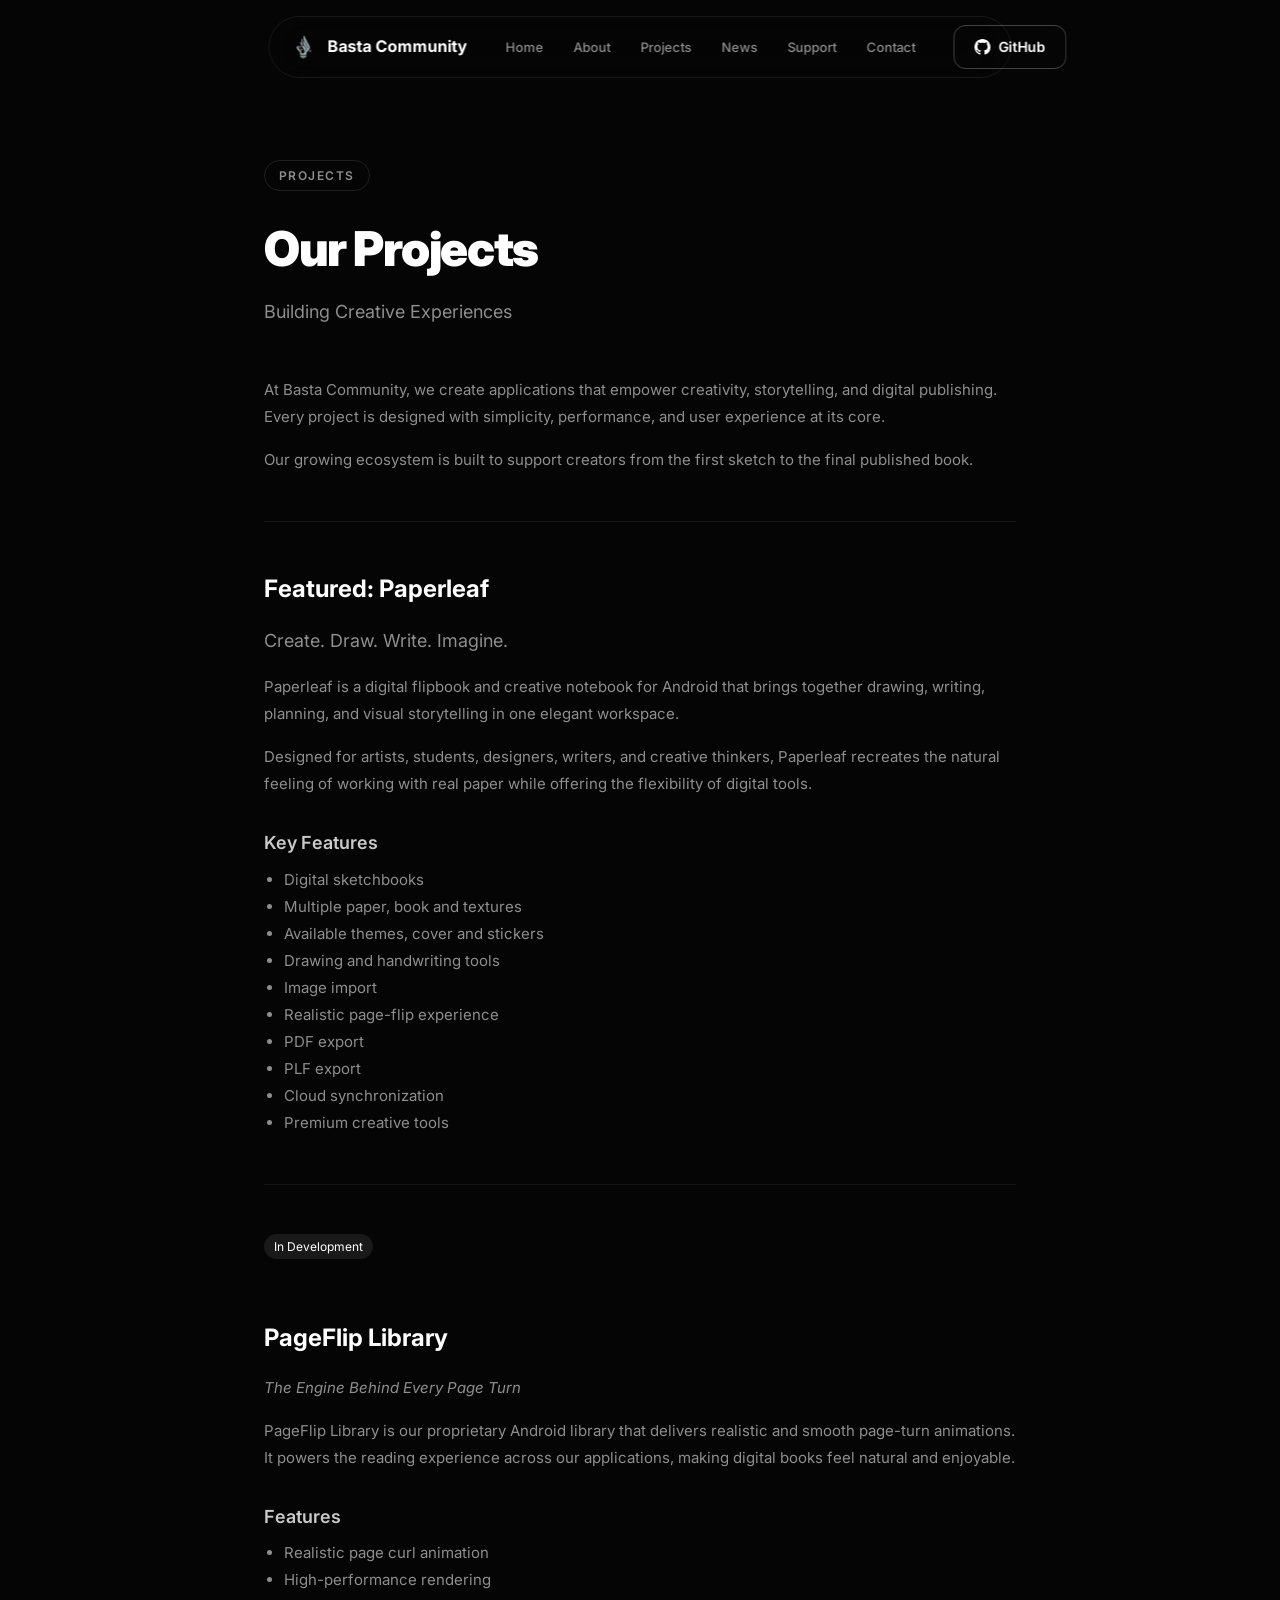
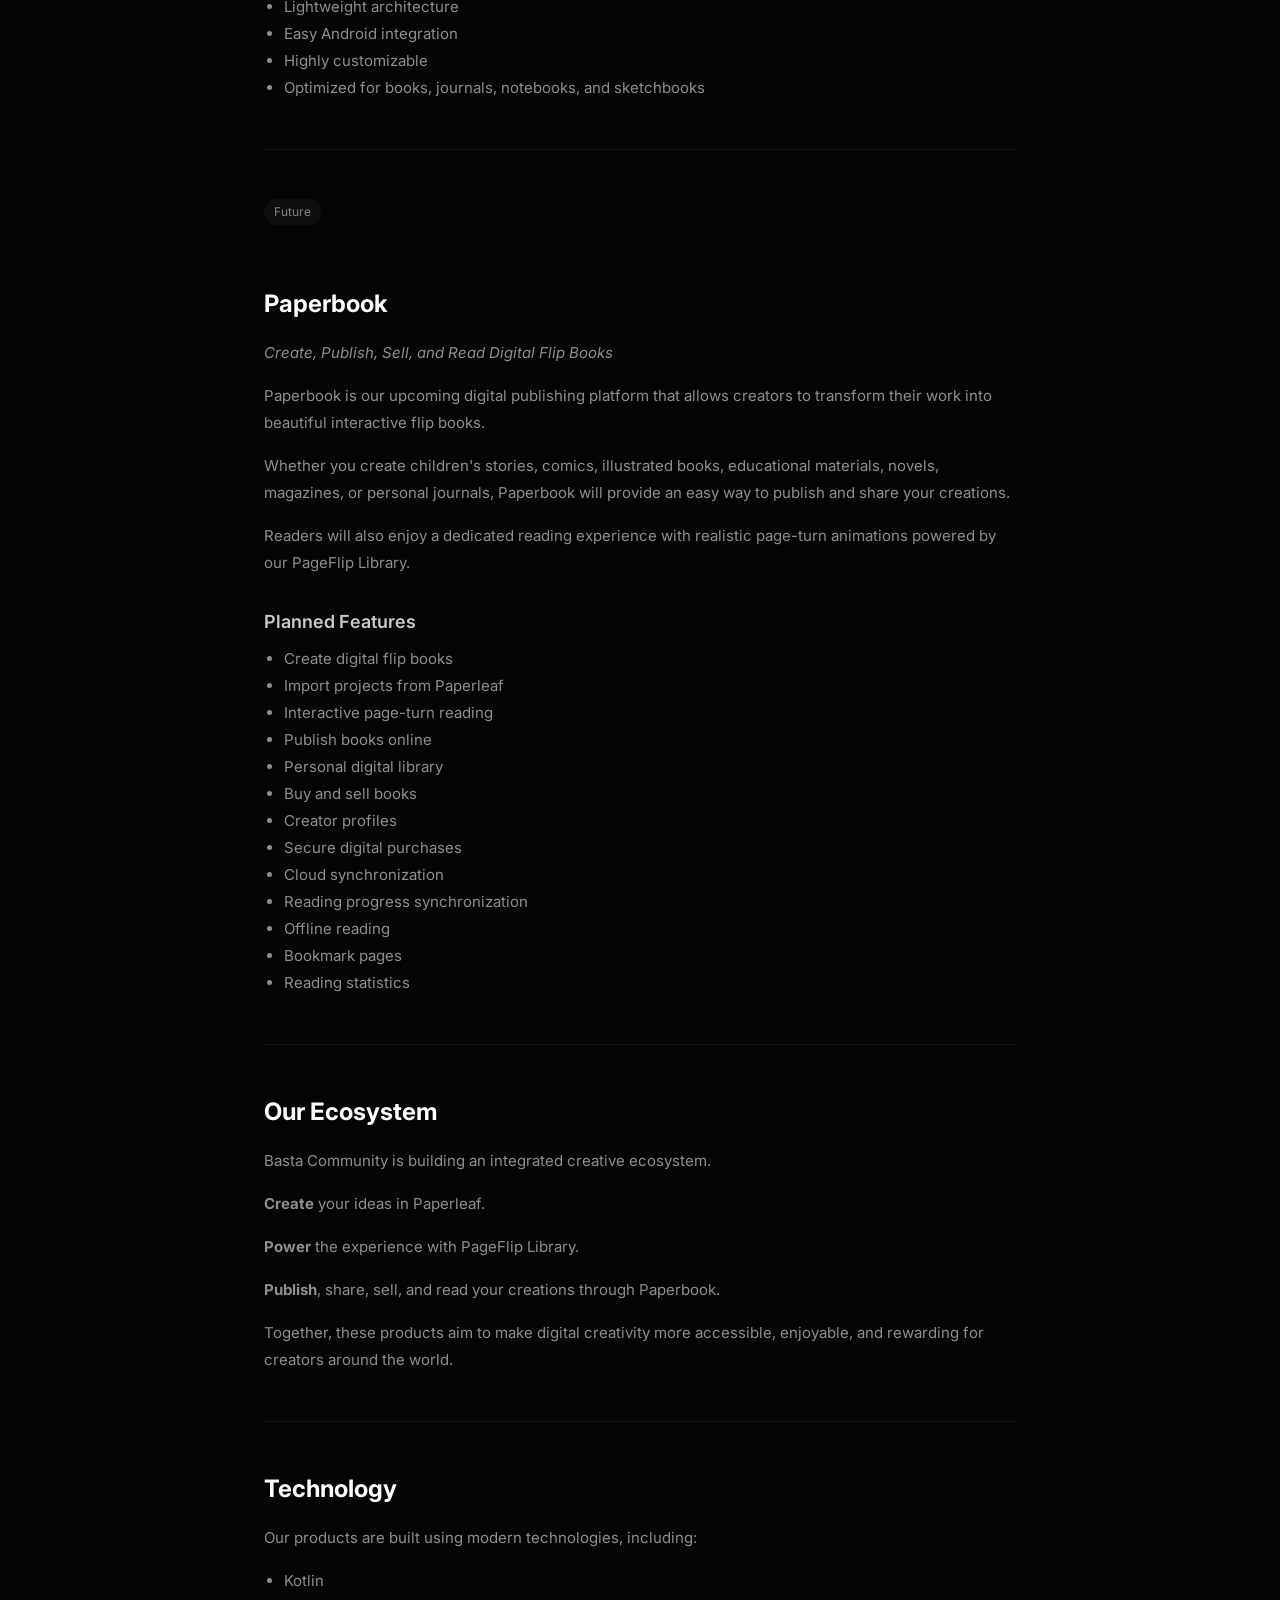
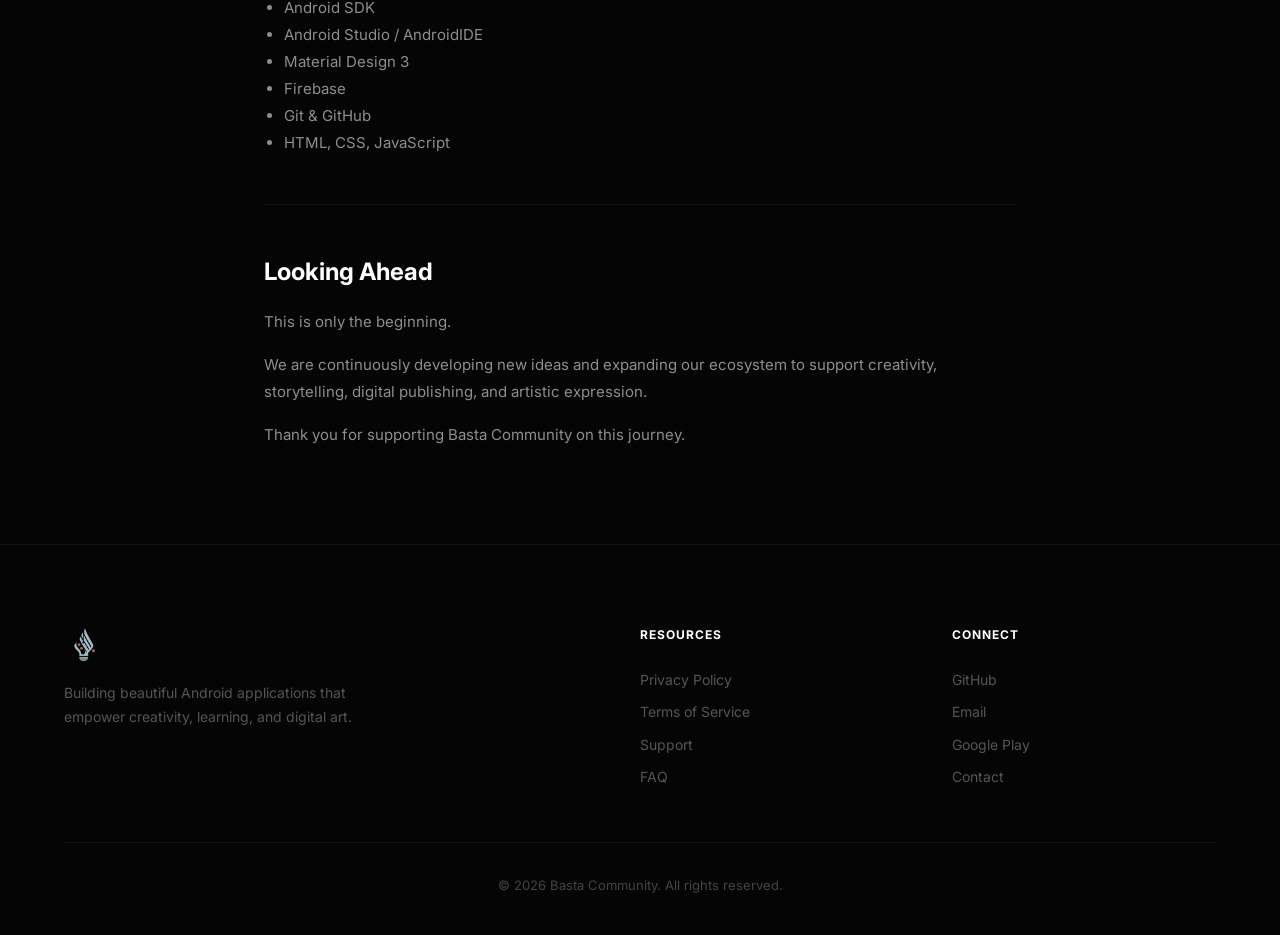
<file: pages/project.html>
<!DOCTYPE html>
<html lang="en">
<head>
  <meta charset="UTF-8">
  <meta name="viewport" content="width=device-width, initial-scale=1.0">
  <meta name="description" content="Explore Basta Community projects - Paperleaf, PageFlip Library, and Paperbook.">
  <title>Projects — Basta Community</title>
  <link rel="icon" type="image/png" href="../assets/images/ic_basta.png">
  <link rel="preconnect" href="https://fonts.googleapis.com">
  <link rel="preconnect" href="https://fonts.gstatic.com" crossorigin>
  <link href="https://fonts.googleapis.com/css2?family=Inter:wght@300;400;500;600;700;800;900&display=swap" rel="stylesheet">
  <link rel="stylesheet" href="../style.css">
  <style>
    .page-content { padding: 160px 0 80px; }
    .page-content .container { max-width: 800px; }
    .page-content h1 { font-size: 3rem; font-weight: 900; letter-spacing: -0.03em; margin-bottom: 8px; }
    .page-content .page-subtitle { color: #8E8E8E; font-size: 1.125rem; margin-bottom: 48px; }
    .page-content h2 { font-size: 1.5rem; font-weight: 700; margin-top: 48px; margin-bottom: 16px; }
    .page-content h3 { font-size: 1.125rem; font-weight: 600; margin-top: 32px; margin-bottom: 8px; color: #C9C9C9; }
    .page-content p { color: #8E8E8E; font-size: 0.9375rem; line-height: 1.8; margin-bottom: 16px; }
    .page-content ul { margin-bottom: 16px; padding-left: 20px; }
    .page-content ul li { color: #8E8E8E; font-size: 0.9375rem; line-height: 1.8; list-style: disc; }
    .page-content hr { border: none; border-top: 1px solid rgba(255,255,255,0.06); margin: 48px 0; }
    .page-section-label { display: inline-block; font-size: 0.75rem; font-weight: 600; text-transform: uppercase; letter-spacing: 0.12em; color: #8E8E8E; border: 1px solid rgba(255,255,255,0.1); padding: 5px 14px; border-radius: 100px; margin-bottom: 20px; }
    .project-meta { display: inline-block; font-size: 0.75rem; color: #FFFFFF; background: rgba(255,255,255,0.08); padding: 3px 10px; border-radius: 100px; margin-bottom: 12px; }
  </style>
</head>
<body>

  <nav class="navbar" id="navbar">
    <div class="nav-container">
      <a href="../index.html" class="nav-logo">
        <img src="../assets/images/ic_basta.png" alt="Basta Community" class="nav-logo-img">
        <span>Basta Community</span>
      </a>
      <div class="nav-menu" id="navMenu">
        <a href="../index.html" class="nav-link">Home</a>
        <a href="about.html" class="nav-link">About</a>
        <a href="project.html" class="nav-link active">Projects</a>
        <a href="news.html" class="nav-link">News</a>
        <a href="support.html" class="nav-link">Support</a>
        <a href="contact.html" class="nav-link">Contact</a>
      </div>
      <div class="nav-actions">
        <a href="https://github.com/anomalyco" target="_blank" rel="noopener" class="btn btn-outline btn-sm">
          <svg width="16" height="16" viewBox="0 0 24 24" fill="currentColor"><path d="M12 0C5.37 0 0 5.37 0 12c0 5.31 3.435 9.795 8.205 11.385.6.105.825-.255.825-.57 0-.285-.015-1.23-.015-2.235-3.015.555-3.795-.735-4.035-1.41-.135-.345-.72-1.41-1.23-1.695-.42-.225-1.02-.78-.015-.795.945-.015 1.62.87 1.845 1.23 1.08 1.815 2.805 1.305 3.495.99.105-.78.42-1.305.765-1.605-2.67-.3-5.46-1.335-5.46-5.925 0-1.305.465-2.385 1.23-3.225-.12-.3-.54-1.53.12-3.18 0 0 1.005-.315 3.3 1.23.96-.27 1.98-.405 3-.405s2.04.135 3 .405c2.295-1.56 3.3-1.23 3.3-1.23.66 1.65.24 2.88.12 3.18.765.84 1.23 1.905 1.23 3.225 0 4.605-2.805 5.625-5.475 5.925.435.375.81 1.095.81 2.22 0 1.605-.015 2.895-.015 3.3 0 .315.225.69.825.57A12.02 12.02 0 0024 12c0-6.63-5.37-12-12-12z"/></svg>
          GitHub
        </a>
      </div>
      <button class="nav-toggle" id="navToggle" aria-label="Menu">
        <span></span><span></span><span></span>
      </button>
    </div>
  </nav>

  <main class="page-content">
    <div class="container">
      <div class="fade-in visible">
        <span class="page-section-label">Projects</span>
        <h1>Our Projects</h1>
        <p class="page-subtitle">Building Creative Experiences</p>
      </div>

      <div class="fade-in visible">
        <p>At Basta Community, we create applications that empower creativity, storytelling, and digital publishing. Every project is designed with simplicity, performance, and user experience at its core.</p>
        <p>Our growing ecosystem is built to support creators from the first sketch to the final published book.</p>
      </div>

      <hr>

      <div class="fade-in visible">
        <h2>Featured: Paperleaf</h2>
        <p class="page-subtitle" style="margin-bottom:16px;">Create. Draw. Write. Imagine.</p>
        <p>Paperleaf is a digital flipbook and creative notebook for Android that brings together drawing, writing, planning, and visual storytelling in one elegant workspace.</p>
        <p>Designed for artists, students, designers, writers, and creative thinkers, Paperleaf recreates the natural feeling of working with real paper while offering the flexibility of digital tools.</p>

        <h3>Key Features</h3>
        <ul>
          <li>Digital sketchbooks</li>
          <li>Multiple paper, book and textures</li>
          <li>Available themes, cover and stickers</li>
          <li>Drawing and handwriting tools</li>
          <li>Image import</li>
          <li>Realistic page-flip experience</li>
          <li>PDF export</li>
          <li>PLF export</li>
          <li>Cloud synchronization</li>
          <li>Premium creative tools</li>
        </ul>
      </div>

      <hr>

      <div class="fade-in visible">
        <span class="project-meta">In Development</span>
        <h2>PageFlip Library</h2>
        <p><em>The Engine Behind Every Page Turn</em></p>
        <p>PageFlip Library is our proprietary Android library that delivers realistic and smooth page-turn animations. It powers the reading experience across our applications, making digital books feel natural and enjoyable.</p>

        <h3>Features</h3>
        <ul>
          <li>Realistic page curl animation</li>
          <li>High-performance rendering</li>
          <li>Lightweight architecture</li>
          <li>Easy Android integration</li>
          <li>Highly customizable</li>
          <li>Optimized for books, journals, notebooks, and sketchbooks</li>
        </ul>
      </div>

      <hr>

      <div class="fade-in visible">
        <span class="project-meta" style="opacity:0.5;">Future</span>
        <h2>Paperbook</h2>
        <p><em>Create, Publish, Sell, and Read Digital Flip Books</em></p>
        <p>Paperbook is our upcoming digital publishing platform that allows creators to transform their work into beautiful interactive flip books.</p>
        <p>Whether you create children's stories, comics, illustrated books, educational materials, novels, magazines, or personal journals, Paperbook will provide an easy way to publish and share your creations.</p>
        <p>Readers will also enjoy a dedicated reading experience with realistic page-turn animations powered by our PageFlip Library.</p>

        <h3>Planned Features</h3>
        <ul>
          <li>Create digital flip books</li>
          <li>Import projects from Paperleaf</li>
          <li>Interactive page-turn reading</li>
          <li>Publish books online</li>
          <li>Personal digital library</li>
          <li>Buy and sell books</li>
          <li>Creator profiles</li>
          <li>Secure digital purchases</li>
          <li>Cloud synchronization</li>
          <li>Reading progress synchronization</li>
          <li>Offline reading</li>
          <li>Bookmark pages</li>
          <li>Reading statistics</li>
        </ul>
      </div>

      <hr>

      <div class="fade-in visible">
        <h2>Our Ecosystem</h2>
        <p>Basta Community is building an integrated creative ecosystem.</p>
        <p><strong>Create</strong> your ideas in Paperleaf.</p>
        <p><strong>Power</strong> the experience with PageFlip Library.</p>
        <p><strong>Publish</strong>, share, sell, and read your creations through Paperbook.</p>
        <p>Together, these products aim to make digital creativity more accessible, enjoyable, and rewarding for creators around the world.</p>
      </div>

      <hr>

      <div class="fade-in visible">
        <h2>Technology</h2>
        <p>Our products are built using modern technologies, including:</p>
        <ul>
          <li>Kotlin</li>
          <li>Android SDK</li>
          <li>Android Studio / AndroidIDE</li>
          <li>Material Design 3</li>
          <li>Firebase</li>
          <li>Git & GitHub</li>
          <li>HTML, CSS, JavaScript</li>
        </ul>
      </div>

      <hr>

      <div class="fade-in visible">
        <h2>Looking Ahead</h2>
        <p>This is only the beginning.</p>
        <p>We are continuously developing new ideas and expanding our ecosystem to support creativity, storytelling, digital publishing, and artistic expression.</p>
        <p>Thank you for supporting Basta Community on this journey.</p>
      </div>
    </div>
  </main>

  <footer class="footer">
    <div class="container">
      <div class="footer-grid">
        <div class="footer-brand">
          <img src="../assets/images/ic_basta.png" alt="Basta Community" class="footer-logo">
          <p>Building beautiful Android applications that empower creativity, learning, and digital art.</p>
        </div>
        <div class="footer-links">
          <h4>Resources</h4>
          <a href="privacy-policy.html">Privacy Policy</a>
          <a href="tersm-of-service.html">Terms of Service</a>
          <a href="support.html">Support</a>
          <a href="faq.html">FAQ</a>
        </div>
        <div class="footer-links">
          <h4>Connect</h4>
          <a href="https://github.com/anomalyco" target="_blank" rel="noopener">GitHub</a>
          <a href="mailto:support@bastacommunity.dev">Email</a>
          <a href="https://play.google.com" target="_blank" rel="noopener">Google Play</a>
          <a href="contact.html">Contact</a>
        </div>
      </div>
      <div class="footer-bottom">
        <p>&copy; 2026 Basta Community. All rights reserved.</p>
      </div>
    </div>
  </footer>

  <script src="../script.js"></script>
</body>
</html>
</file>
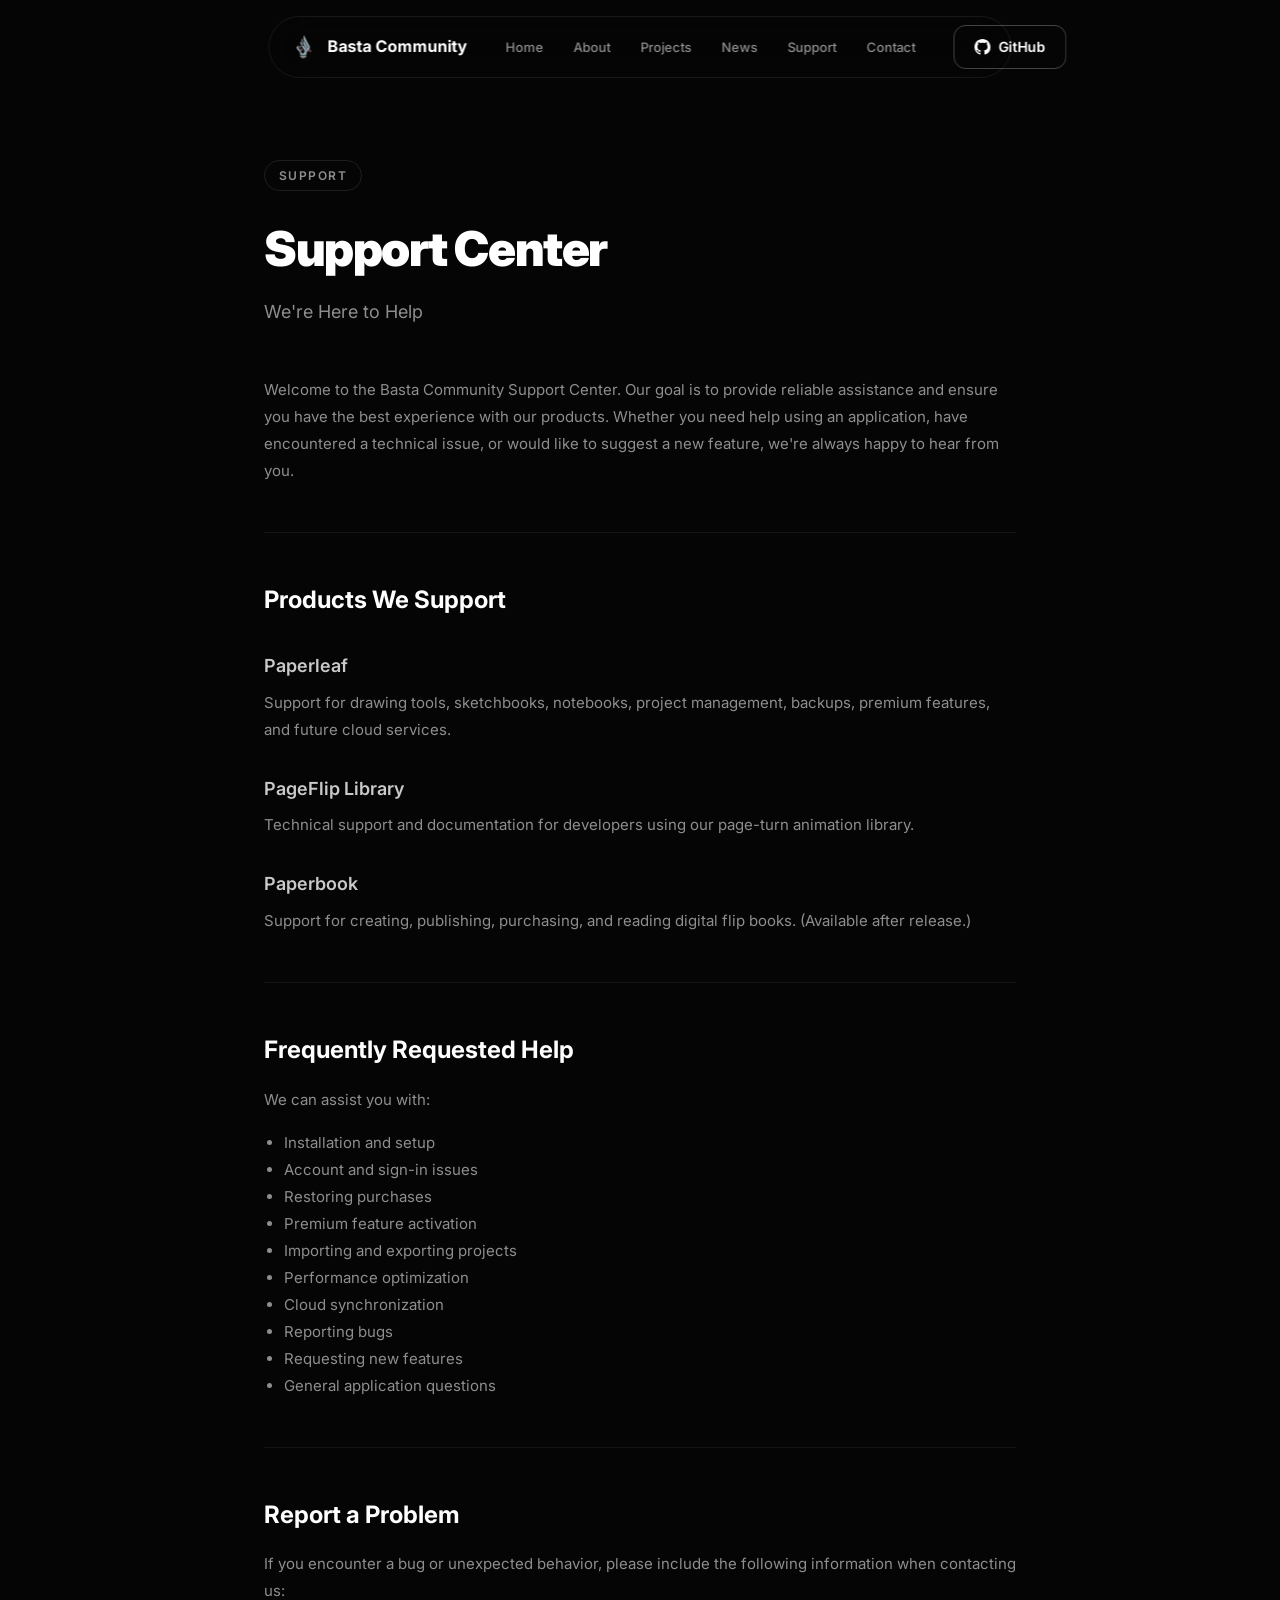
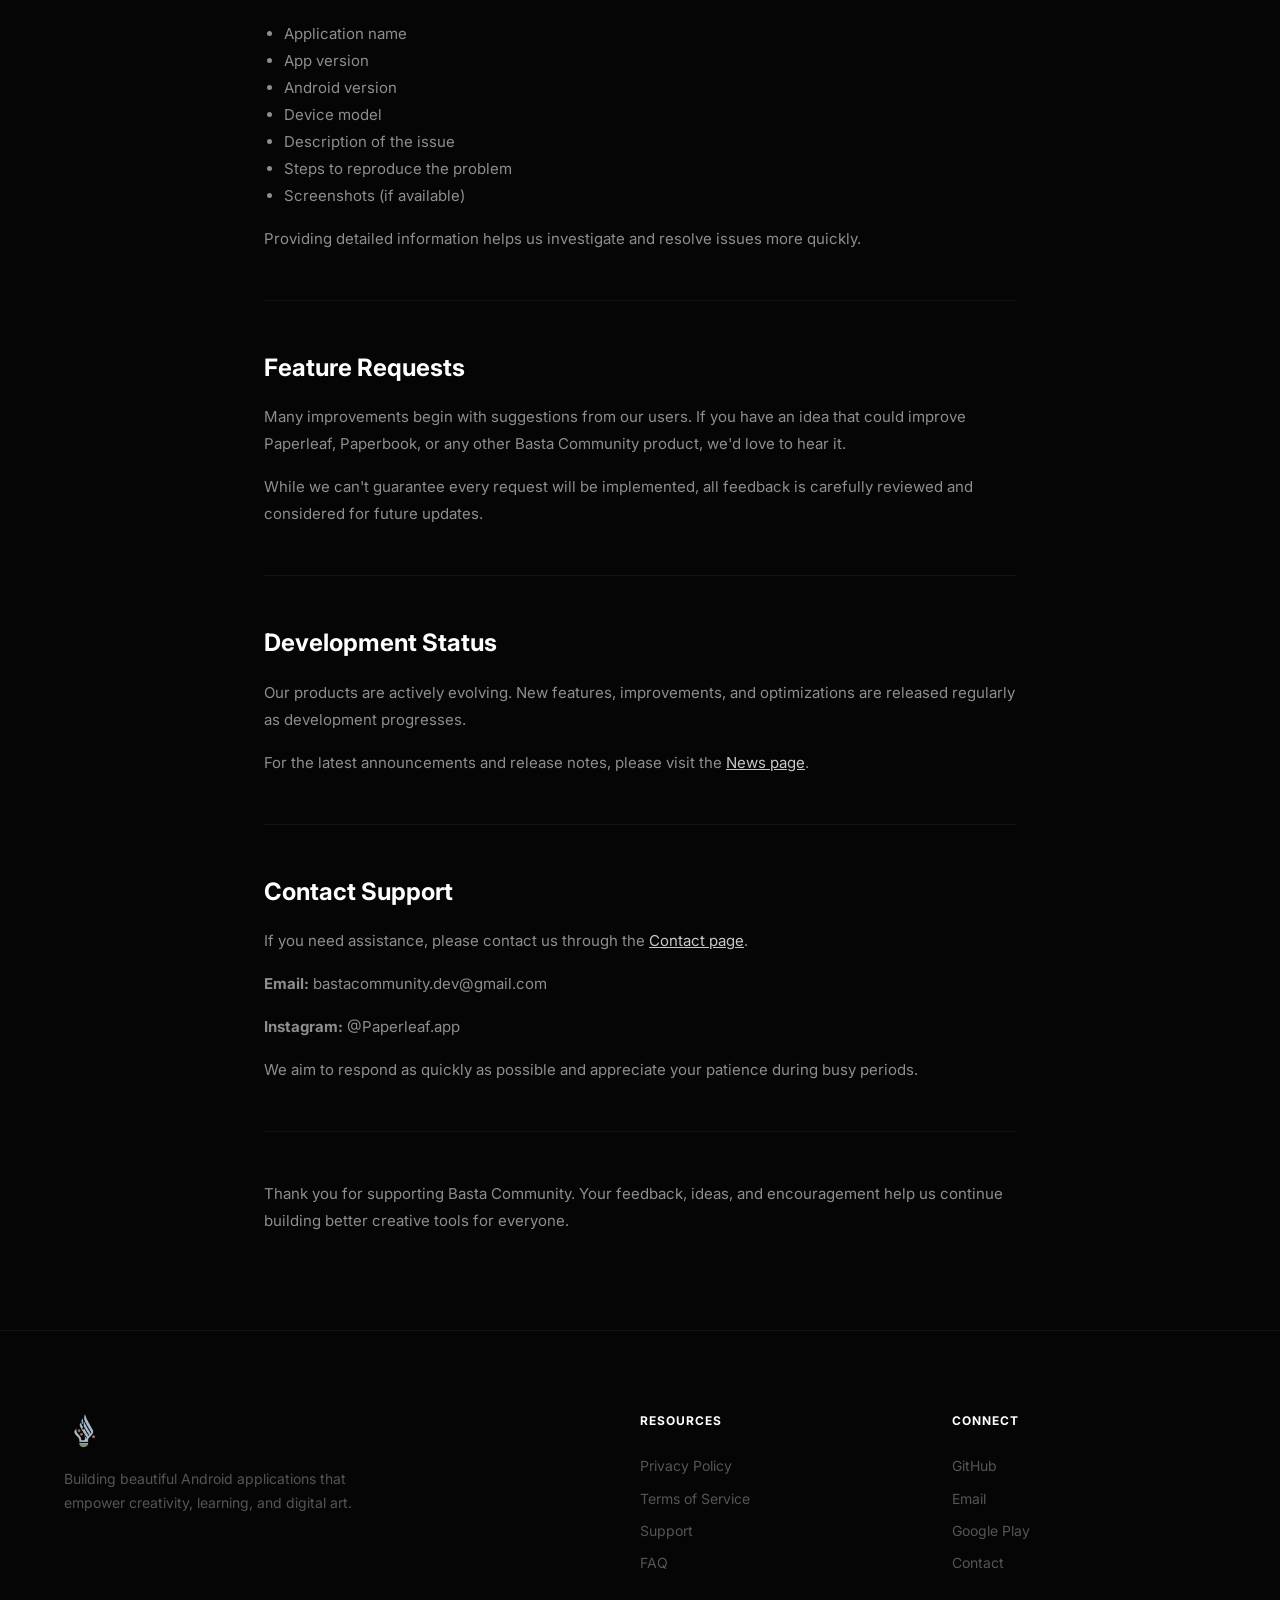
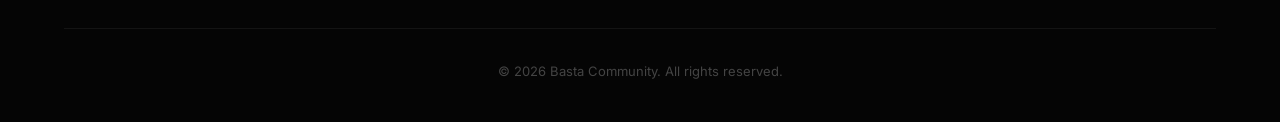
<file: pages/support.html>
<!DOCTYPE html>
<html lang="en">
<head>
  <meta charset="UTF-8">
  <meta name="viewport" content="width=device-width, initial-scale=1.0">
  <meta name="description" content="Basta Community Support Center - Help for Paperleaf, PageFlip Library, and Paperbook.">
  <title>Support — Basta Community</title>
  <link rel="icon" type="image/png" href="../assets/images/ic_basta.png">
  <link rel="preconnect" href="https://fonts.googleapis.com">
  <link rel="preconnect" href="https://fonts.gstatic.com" crossorigin>
  <link href="https://fonts.googleapis.com/css2?family=Inter:wght@300;400;500;600;700;800;900&display=swap" rel="stylesheet">
  <link rel="stylesheet" href="../style.css">
  <style>
    .page-content { padding: 160px 0 80px; }
    .page-content .container { max-width: 800px; }
    .page-content h1 { font-size: 3rem; font-weight: 900; letter-spacing: -0.03em; margin-bottom: 8px; }
    .page-content .page-subtitle { color: #8E8E8E; font-size: 1.125rem; margin-bottom: 48px; }
    .page-content h2 { font-size: 1.5rem; font-weight: 700; margin-top: 48px; margin-bottom: 16px; }
    .page-content h3 { font-size: 1.125rem; font-weight: 600; margin-top: 32px; margin-bottom: 8px; color: #C9C9C9; }
    .page-content p { color: #8E8E8E; font-size: 0.9375rem; line-height: 1.8; margin-bottom: 16px; }
    .page-content ul { margin-bottom: 16px; padding-left: 20px; }
    .page-content ul li { color: #8E8E8E; font-size: 0.9375rem; line-height: 1.8; list-style: disc; }
    .page-content hr { border: none; border-top: 1px solid rgba(255,255,255,0.06); margin: 48px 0; }
    .page-section-label { display: inline-block; font-size: 0.75rem; font-weight: 600; text-transform: uppercase; letter-spacing: 0.12em; color: #8E8E8E; border: 1px solid rgba(255,255,255,0.1); padding: 5px 14px; border-radius: 100px; margin-bottom: 20px; }
  </style>
</head>
<body>

  <nav class="navbar" id="navbar">
    <div class="nav-container">
      <a href="../index.html" class="nav-logo">
        <img src="../assets/images/ic_basta.png" alt="Basta Community" class="nav-logo-img">
        <span>Basta Community</span>
      </a>
      <div class="nav-menu" id="navMenu">
        <a href="../index.html" class="nav-link">Home</a>
        <a href="about.html" class="nav-link">About</a>
        <a href="project.html" class="nav-link">Projects</a>
        <a href="news.html" class="nav-link">News</a>
        <a href="support.html" class="nav-link active">Support</a>
        <a href="contact.html" class="nav-link">Contact</a>
      </div>
      <div class="nav-actions">
        <a href="https://github.com/anomalyco" target="_blank" rel="noopener" class="btn btn-outline btn-sm">
          <svg width="16" height="16" viewBox="0 0 24 24" fill="currentColor"><path d="M12 0C5.37 0 0 5.37 0 12c0 5.31 3.435 9.795 8.205 11.385.6.105.825-.255.825-.57 0-.285-.015-1.23-.015-2.235-3.015.555-3.795-.735-4.035-1.41-.135-.345-.72-1.41-1.23-1.695-.42-.225-1.02-.78-.015-.795.945-.015 1.62.87 1.845 1.23 1.08 1.815 2.805 1.305 3.495.99.105-.78.42-1.305.765-1.605-2.67-.3-5.46-1.335-5.46-5.925 0-1.305.465-2.385 1.23-3.225-.12-.3-.54-1.53.12-3.18 0 0 1.005-.315 3.3 1.23.96-.27 1.98-.405 3-.405s2.04.135 3 .405c2.295-1.56 3.3-1.23 3.3-1.23.66 1.65.24 2.88.12 3.18.765.84 1.23 1.905 1.23 3.225 0 4.605-2.805 5.625-5.475 5.925.435.375.81 1.095.81 2.22 0 1.605-.015 2.895-.015 3.3 0 .315.225.69.825.57A12.02 12.02 0 0024 12c0-6.63-5.37-12-12-12z"/></svg>
          GitHub
        </a>
      </div>
      <button class="nav-toggle" id="navToggle" aria-label="Menu">
        <span></span><span></span><span></span>
      </button>
    </div>
  </nav>

  <main class="page-content">
    <div class="container">
      <div class="fade-in visible">
        <span class="page-section-label">Support</span>
        <h1>Support Center</h1>
        <p class="page-subtitle">We're Here to Help</p>
      </div>

      <div class="fade-in visible">
        <p>Welcome to the Basta Community Support Center. Our goal is to provide reliable assistance and ensure you have the best experience with our products. Whether you need help using an application, have encountered a technical issue, or would like to suggest a new feature, we're always happy to hear from you.</p>
      </div>

      <hr>

      <div class="fade-in visible">
        <h2>Products We Support</h2>

        <h3>Paperleaf</h3>
        <p>Support for drawing tools, sketchbooks, notebooks, project management, backups, premium features, and future cloud services.</p>

        <h3>PageFlip Library</h3>
        <p>Technical support and documentation for developers using our page-turn animation library.</p>

        <h3>Paperbook</h3>
        <p>Support for creating, publishing, purchasing, and reading digital flip books. (Available after release.)</p>
      </div>

      <hr>

      <div class="fade-in visible">
        <h2>Frequently Requested Help</h2>
        <p>We can assist you with:</p>
        <ul>
          <li>Installation and setup</li>
          <li>Account and sign-in issues</li>
          <li>Restoring purchases</li>
          <li>Premium feature activation</li>
          <li>Importing and exporting projects</li>
          <li>Performance optimization</li>
          <li>Cloud synchronization</li>
          <li>Reporting bugs</li>
          <li>Requesting new features</li>
          <li>General application questions</li>
        </ul>
      </div>

      <hr>

      <div class="fade-in visible">
        <h2>Report a Problem</h2>
        <p>If you encounter a bug or unexpected behavior, please include the following information when contacting us:</p>
        <ul>
          <li>Application name</li>
          <li>App version</li>
          <li>Android version</li>
          <li>Device model</li>
          <li>Description of the issue</li>
          <li>Steps to reproduce the problem</li>
          <li>Screenshots (if available)</li>
        </ul>
        <p>Providing detailed information helps us investigate and resolve issues more quickly.</p>
      </div>

      <hr>

      <div class="fade-in visible">
        <h2>Feature Requests</h2>
        <p>Many improvements begin with suggestions from our users. If you have an idea that could improve Paperleaf, Paperbook, or any other Basta Community product, we'd love to hear it.</p>
        <p>While we can't guarantee every request will be implemented, all feedback is carefully reviewed and considered for future updates.</p>
      </div>

      <hr>

      <div class="fade-in visible">
        <h2>Development Status</h2>
        <p>Our products are actively evolving. New features, improvements, and optimizations are released regularly as development progresses.</p>
        <p>For the latest announcements and release notes, please visit the <a href="news.html" style="color:#C9C9C9;text-decoration:underline;">News page</a>.</p>
      </div>

      <hr>

      <div class="fade-in visible">
        <h2>Contact Support</h2>
        <p>If you need assistance, please contact us through the <a href="contact.html" style="color:#C9C9C9;text-decoration:underline;">Contact page</a>.</p>
        <p><strong>Email:</strong> bastacommunity.dev@gmail.com</p>
        <p><strong>Instagram:</strong> @Paperleaf.app</p>
        <p>We aim to respond as quickly as possible and appreciate your patience during busy periods.</p>
      </div>

      <hr>

      <div class="fade-in visible">
        <p>Thank you for supporting Basta Community. Your feedback, ideas, and encouragement help us continue building better creative tools for everyone.</p>
      </div>
    </div>
  </main>

  <footer class="footer">
    <div class="container">
      <div class="footer-grid">
        <div class="footer-brand">
          <img src="../assets/images/ic_basta.png" alt="Basta Community" class="footer-logo">
          <p>Building beautiful Android applications that empower creativity, learning, and digital art.</p>
        </div>
        <div class="footer-links">
          <h4>Resources</h4>
          <a href="privacy-policy.html">Privacy Policy</a>
          <a href="tersm-of-service.html">Terms of Service</a>
          <a href="support.html">Support</a>
          <a href="faq.html">FAQ</a>
        </div>
        <div class="footer-links">
          <h4>Connect</h4>
          <a href="https://github.com/anomalyco" target="_blank" rel="noopener">GitHub</a>
          <a href="mailto:support@bastacommunity.dev">Email</a>
          <a href="https://play.google.com" target="_blank" rel="noopener">Google Play</a>
          <a href="contact.html">Contact</a>
        </div>
      </div>
      <div class="footer-bottom">
        <p>&copy; 2026 Basta Community. All rights reserved.</p>
      </div>
    </div>
  </footer>

  <script src="../script.js"></script>
</body>
</html>
</file>
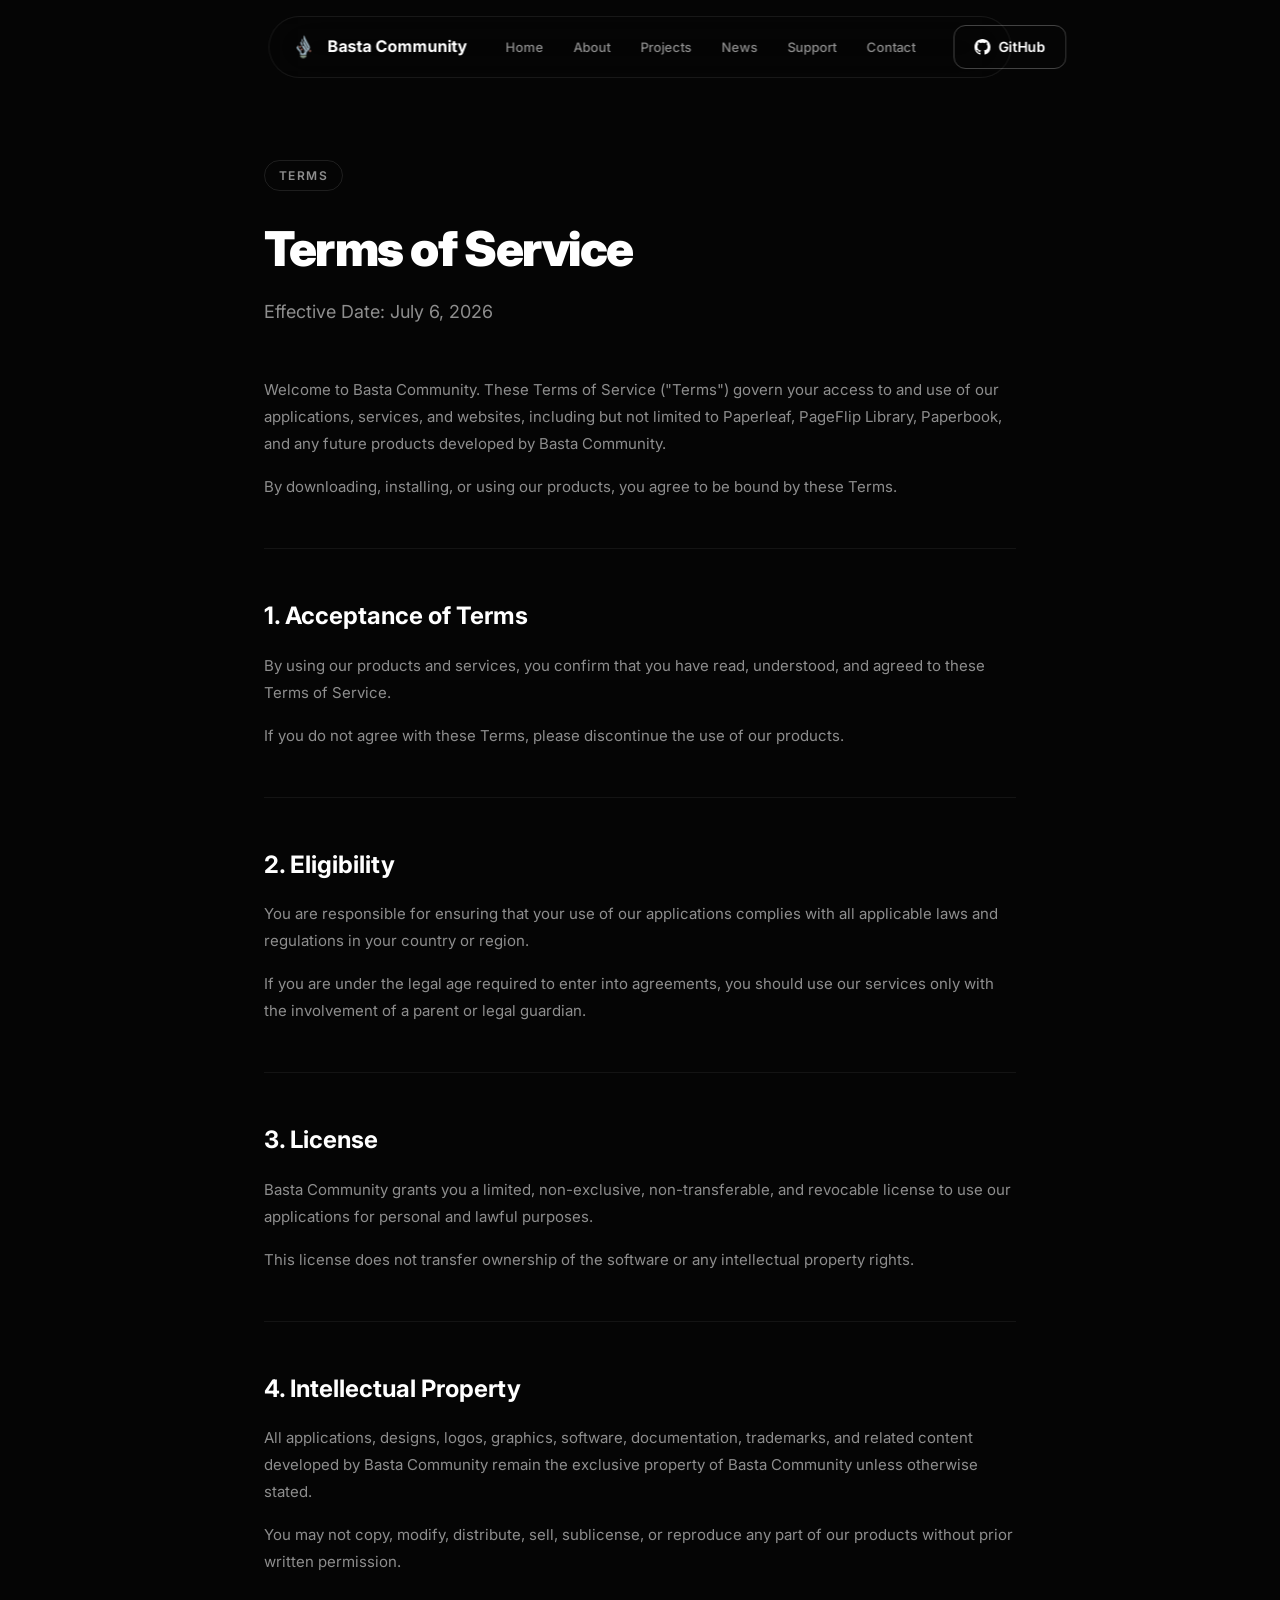
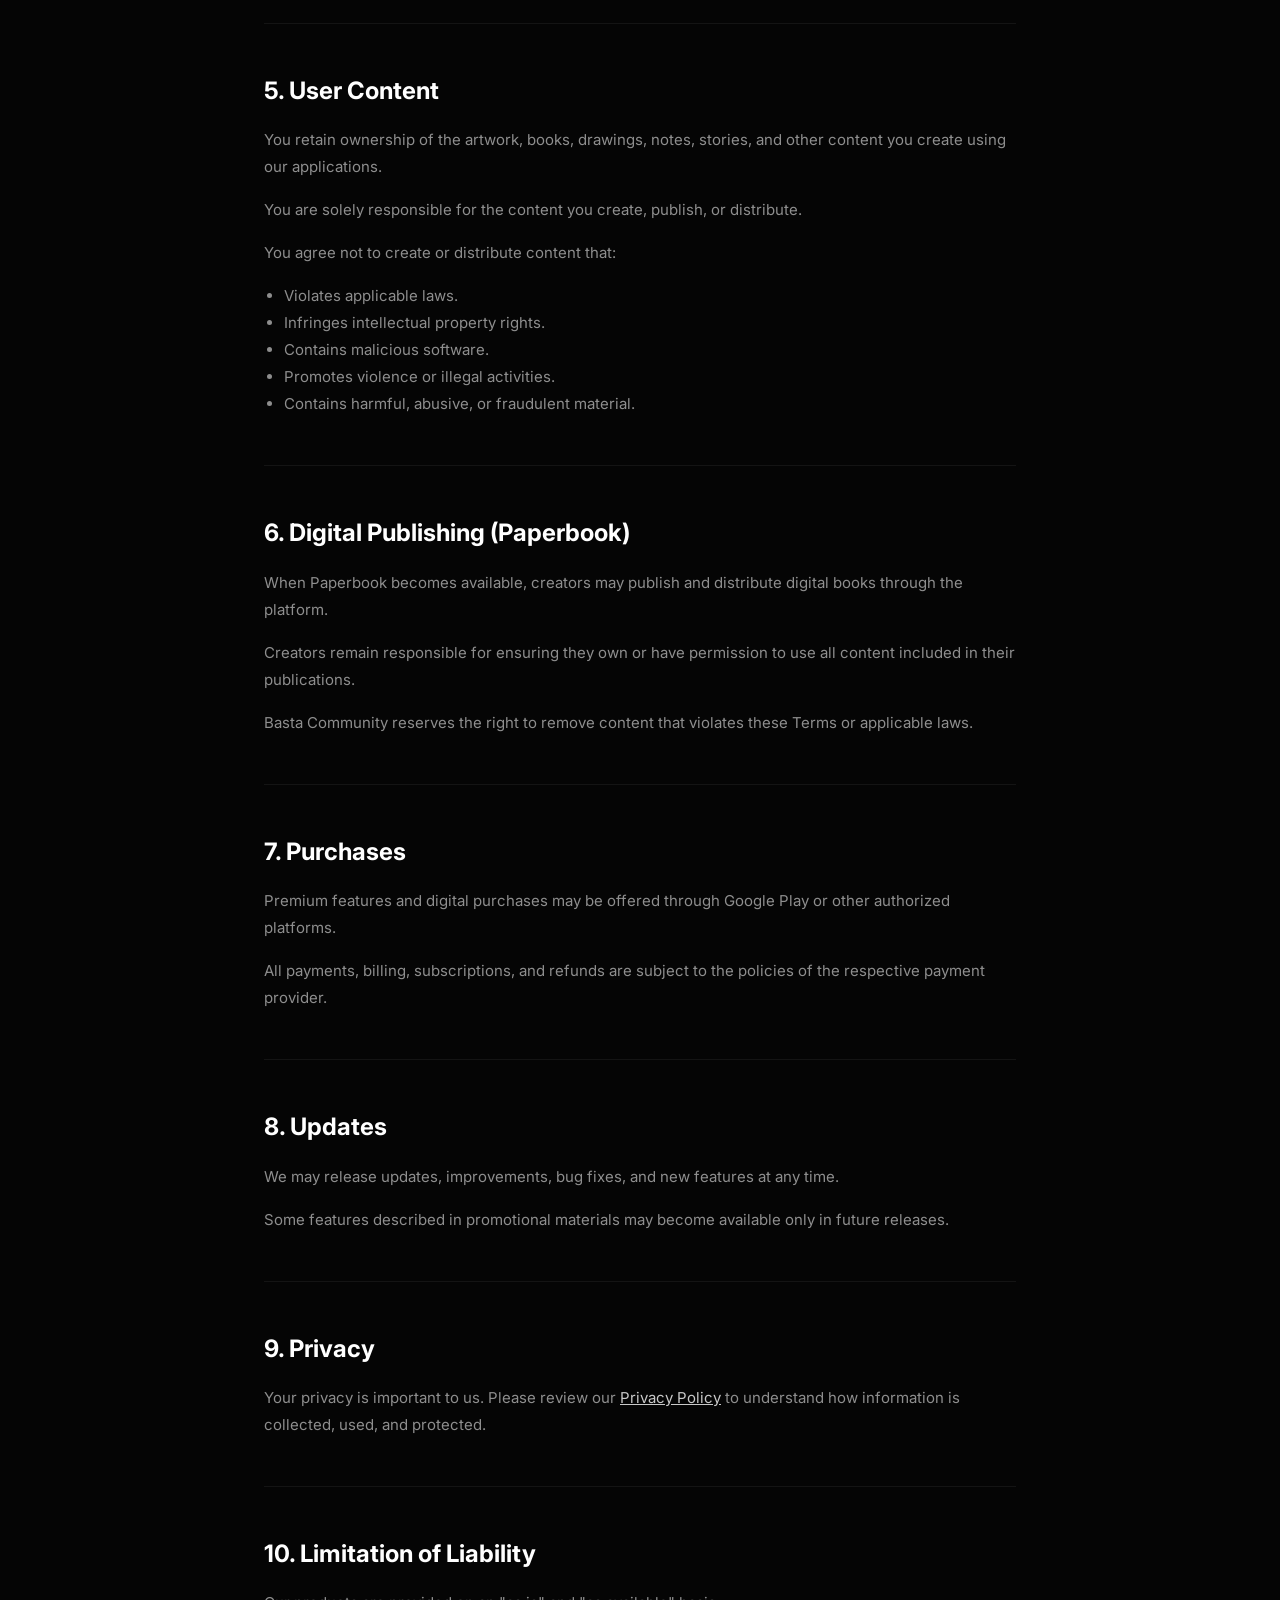
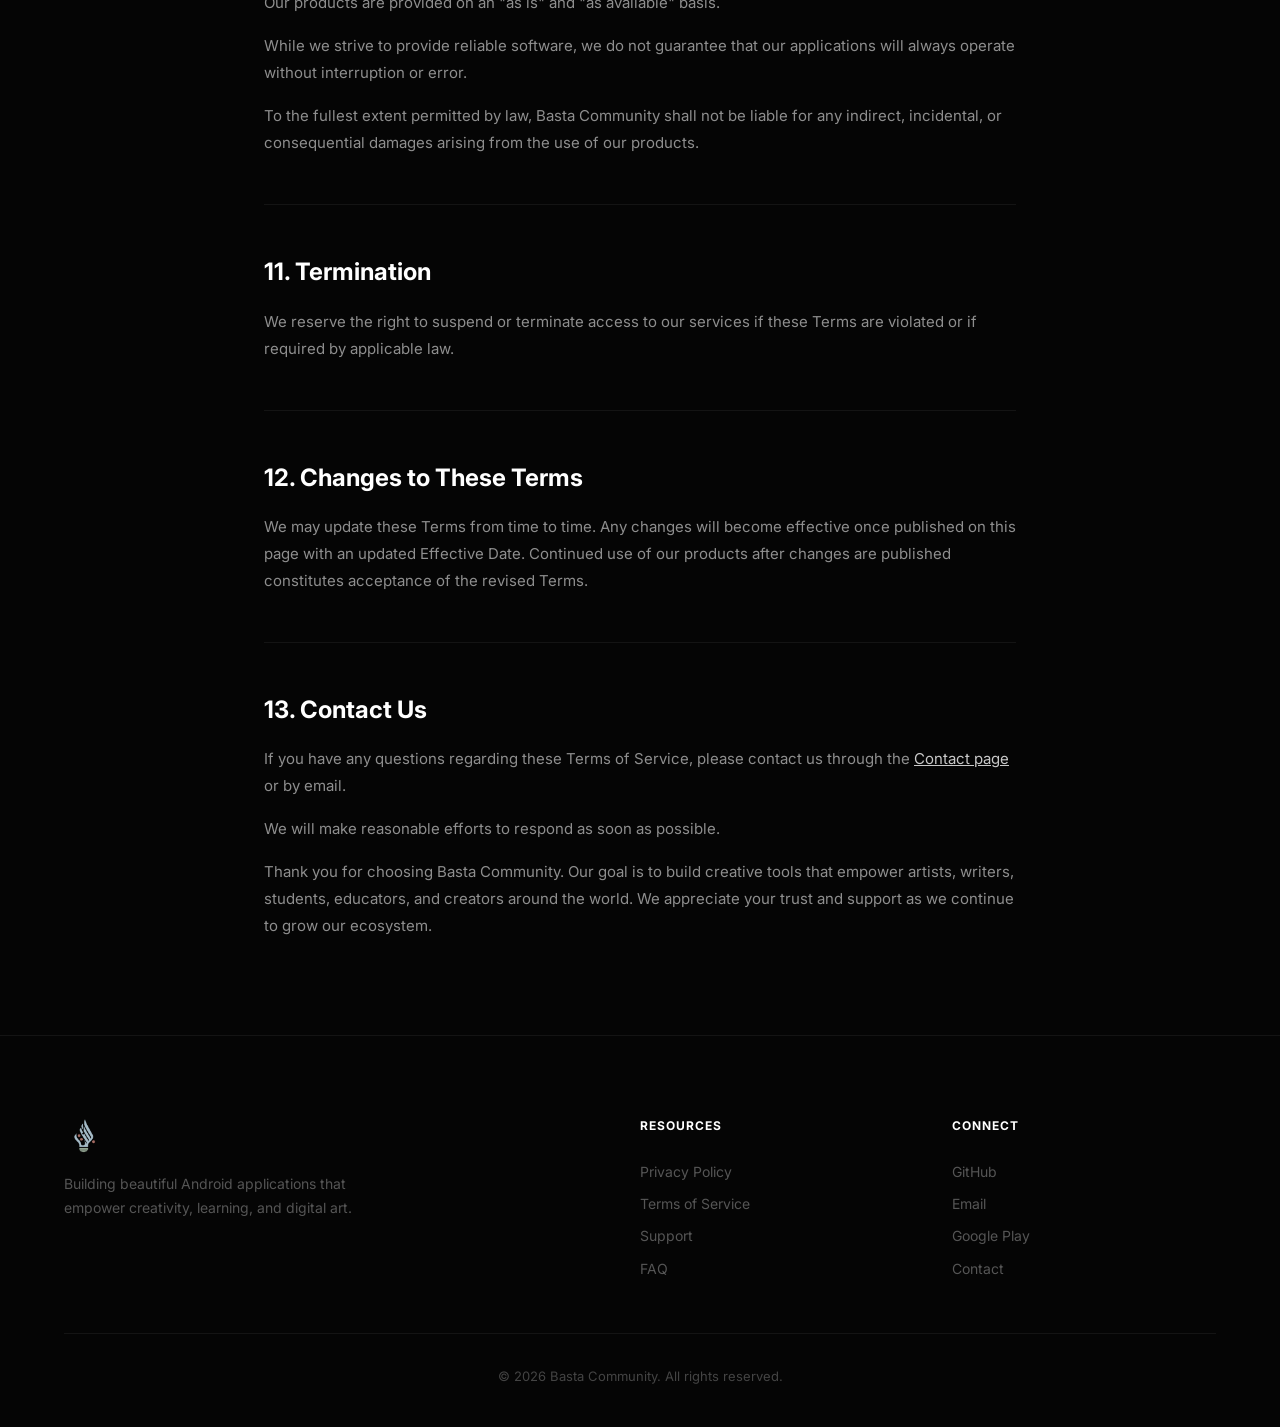
<file: pages/tersm-of-service.html>
<!DOCTYPE html>
<html lang="en">
<head>
  <meta charset="UTF-8">
  <meta name="viewport" content="width=device-width, initial-scale=1.0">
  <meta name="description" content="Terms of Service for Basta Community applications.">
  <title>Terms of Service — Basta Community</title>
  <link rel="icon" type="image/png" href="../assets/images/ic_basta.png">
  <link rel="preconnect" href="https://fonts.googleapis.com">
  <link rel="preconnect" href="https://fonts.gstatic.com" crossorigin>
  <link href="https://fonts.googleapis.com/css2?family=Inter:wght@300;400;500;600;700;800;900&display=swap" rel="stylesheet">
  <link rel="stylesheet" href="../style.css">
  <style>
    .page-content { padding: 160px 0 80px; }
    .page-content .container { max-width: 800px; }
    .page-content h1 { font-size: 3rem; font-weight: 900; letter-spacing: -0.03em; margin-bottom: 8px; }
    .page-content .page-subtitle { color: #8E8E8E; font-size: 1.125rem; margin-bottom: 48px; }
    .page-content h2 { font-size: 1.5rem; font-weight: 700; margin-top: 48px; margin-bottom: 16px; }
    .page-content h3 { font-size: 1.125rem; font-weight: 600; margin-top: 32px; margin-bottom: 8px; color: #C9C9C9; }
    .page-content p { color: #8E8E8E; font-size: 0.9375rem; line-height: 1.8; margin-bottom: 16px; }
    .page-content ul { margin-bottom: 16px; padding-left: 20px; }
    .page-content ul li { color: #8E8E8E; font-size: 0.9375rem; line-height: 1.8; list-style: disc; }
    .page-content hr { border: none; border-top: 1px solid rgba(255,255,255,0.06); margin: 48px 0; }
    .page-section-label { display: inline-block; font-size: 0.75rem; font-weight: 600; text-transform: uppercase; letter-spacing: 0.12em; color: #8E8E8E; border: 1px solid rgba(255,255,255,0.1); padding: 5px 14px; border-radius: 100px; margin-bottom: 20px; }
    .page-content ol { margin-bottom: 16px; padding-left: 20px; }
    .page-content ol li { color: #8E8E8E; font-size: 0.9375rem; line-height: 1.8; }
  </style>
</head>
<body>

  <nav class="navbar" id="navbar">
    <div class="nav-container">
      <a href="../index.html" class="nav-logo">
        <img src="../assets/images/ic_basta.png" alt="Basta Community" class="nav-logo-img">
        <span>Basta Community</span>
      </a>
      <div class="nav-menu" id="navMenu">
        <a href="../index.html" class="nav-link">Home</a>
        <a href="about.html" class="nav-link">About</a>
        <a href="project.html" class="nav-link">Projects</a>
        <a href="news.html" class="nav-link">News</a>
        <a href="support.html" class="nav-link">Support</a>
        <a href="contact.html" class="nav-link">Contact</a>
      </div>
      <div class="nav-actions">
        <a href="https://github.com/anomalyco" target="_blank" rel="noopener" class="btn btn-outline btn-sm">
          <svg width="16" height="16" viewBox="0 0 24 24" fill="currentColor"><path d="M12 0C5.37 0 0 5.37 0 12c0 5.31 3.435 9.795 8.205 11.385.6.105.825-.255.825-.57 0-.285-.015-1.23-.015-2.235-3.015.555-3.795-.735-4.035-1.41-.135-.345-.72-1.41-1.23-1.695-.42-.225-1.02-.78-.015-.795.945-.015 1.62.87 1.845 1.23 1.08 1.815 2.805 1.305 3.495.99.105-.78.42-1.305.765-1.605-2.67-.3-5.46-1.335-5.46-5.925 0-1.305.465-2.385 1.23-3.225-.12-.3-.54-1.53.12-3.18 0 0 1.005-.315 3.3 1.23.96-.27 1.98-.405 3-.405s2.04.135 3 .405c2.295-1.56 3.3-1.23 3.3-1.23.66 1.65.24 2.88.12 3.18.765.84 1.23 1.905 1.23 3.225 0 4.605-2.805 5.625-5.475 5.925.435.375.81 1.095.81 2.22 0 1.605-.015 2.895-.015 3.3 0 .315.225.69.825.57A12.02 12.02 0 0024 12c0-6.63-5.37-12-12-12z"/></svg>
          GitHub
        </a>
      </div>
      <button class="nav-toggle" id="navToggle" aria-label="Menu">
        <span></span><span></span><span></span>
      </button>
    </div>
  </nav>

  <main class="page-content">
    <div class="container">
      <div class="fade-in visible">
        <span class="page-section-label">Terms</span>
        <h1>Terms of Service</h1>
        <p class="page-subtitle">Effective Date: July 6, 2026</p>
      </div>

      <div class="fade-in visible">
        <p>Welcome to Basta Community. These Terms of Service ("Terms") govern your access to and use of our applications, services, and websites, including but not limited to Paperleaf, PageFlip Library, Paperbook, and any future products developed by Basta Community.</p>
        <p>By downloading, installing, or using our products, you agree to be bound by these Terms.</p>
      </div>

      <hr>

      <div class="fade-in visible">
        <h2>1. Acceptance of Terms</h2>
        <p>By using our products and services, you confirm that you have read, understood, and agreed to these Terms of Service.</p>
        <p>If you do not agree with these Terms, please discontinue the use of our products.</p>
      </div>

      <hr>

      <div class="fade-in visible">
        <h2>2. Eligibility</h2>
        <p>You are responsible for ensuring that your use of our applications complies with all applicable laws and regulations in your country or region.</p>
        <p>If you are under the legal age required to enter into agreements, you should use our services only with the involvement of a parent or legal guardian.</p>
      </div>

      <hr>

      <div class="fade-in visible">
        <h2>3. License</h2>
        <p>Basta Community grants you a limited, non-exclusive, non-transferable, and revocable license to use our applications for personal and lawful purposes.</p>
        <p>This license does not transfer ownership of the software or any intellectual property rights.</p>
      </div>

      <hr>

      <div class="fade-in visible">
        <h2>4. Intellectual Property</h2>
        <p>All applications, designs, logos, graphics, software, documentation, trademarks, and related content developed by Basta Community remain the exclusive property of Basta Community unless otherwise stated.</p>
        <p>You may not copy, modify, distribute, sell, sublicense, or reproduce any part of our products without prior written permission.</p>
      </div>

      <hr>

      <div class="fade-in visible">
        <h2>5. User Content</h2>
        <p>You retain ownership of the artwork, books, drawings, notes, stories, and other content you create using our applications.</p>
        <p>You are solely responsible for the content you create, publish, or distribute.</p>
        <p>You agree not to create or distribute content that:</p>
        <ul>
          <li>Violates applicable laws.</li>
          <li>Infringes intellectual property rights.</li>
          <li>Contains malicious software.</li>
          <li>Promotes violence or illegal activities.</li>
          <li>Contains harmful, abusive, or fraudulent material.</li>
        </ul>
      </div>

      <hr>

      <div class="fade-in visible">
        <h2>6. Digital Publishing (Paperbook)</h2>
        <p>When Paperbook becomes available, creators may publish and distribute digital books through the platform.</p>
        <p>Creators remain responsible for ensuring they own or have permission to use all content included in their publications.</p>
        <p>Basta Community reserves the right to remove content that violates these Terms or applicable laws.</p>
      </div>

      <hr>

      <div class="fade-in visible">
        <h2>7. Purchases</h2>
        <p>Premium features and digital purchases may be offered through Google Play or other authorized platforms.</p>
        <p>All payments, billing, subscriptions, and refunds are subject to the policies of the respective payment provider.</p>
      </div>

      <hr>

      <div class="fade-in visible">
        <h2>8. Updates</h2>
        <p>We may release updates, improvements, bug fixes, and new features at any time.</p>
        <p>Some features described in promotional materials may become available only in future releases.</p>
      </div>

      <hr>

      <div class="fade-in visible">
        <h2>9. Privacy</h2>
        <p>Your privacy is important to us. Please review our <a href="privacy-policy.html" style="color:#C9C9C9;text-decoration:underline;">Privacy Policy</a> to understand how information is collected, used, and protected.</p>
      </div>

      <hr>

      <div class="fade-in visible">
        <h2>10. Limitation of Liability</h2>
        <p>Our products are provided on an "as is" and "as available" basis.</p>
        <p>While we strive to provide reliable software, we do not guarantee that our applications will always operate without interruption or error.</p>
        <p>To the fullest extent permitted by law, Basta Community shall not be liable for any indirect, incidental, or consequential damages arising from the use of our products.</p>
      </div>

      <hr>

      <div class="fade-in visible">
        <h2>11. Termination</h2>
        <p>We reserve the right to suspend or terminate access to our services if these Terms are violated or if required by applicable law.</p>
      </div>

      <hr>

      <div class="fade-in visible">
        <h2>12. Changes to These Terms</h2>
        <p>We may update these Terms from time to time. Any changes will become effective once published on this page with an updated Effective Date. Continued use of our products after changes are published constitutes acceptance of the revised Terms.</p>
      </div>

      <hr>

      <div class="fade-in visible">
        <h2>13. Contact Us</h2>
        <p>If you have any questions regarding these Terms of Service, please contact us through the <a href="contact.html" style="color:#C9C9C9;text-decoration:underline;">Contact page</a> or by email.</p>
        <p>We will make reasonable efforts to respond as soon as possible.</p>
        <p>Thank you for choosing Basta Community. Our goal is to build creative tools that empower artists, writers, students, educators, and creators around the world. We appreciate your trust and support as we continue to grow our ecosystem.</p>
      </div>
    </div>
  </main>

  <footer class="footer">
    <div class="container">
      <div class="footer-grid">
        <div class="footer-brand">
          <img src="../assets/images/ic_basta.png" alt="Basta Community" class="footer-logo">
          <p>Building beautiful Android applications that empower creativity, learning, and digital art.</p>
        </div>
        <div class="footer-links">
          <h4>Resources</h4>
          <a href="privacy-policy.html">Privacy Policy</a>
          <a href="tersm-of-service.html">Terms of Service</a>
          <a href="support.html">Support</a>
          <a href="faq.html">FAQ</a>
        </div>
        <div class="footer-links">
          <h4>Connect</h4>
          <a href="https://github.com/anomalyco" target="_blank" rel="noopener">GitHub</a>
          <a href="mailto:support@bastacommunity.dev">Email</a>
          <a href="https://play.google.com" target="_blank" rel="noopener">Google Play</a>
          <a href="contact.html">Contact</a>
        </div>
      </div>
      <div class="footer-bottom">
        <p>&copy; 2026 Basta Community. All rights reserved.</p>
      </div>
    </div>
  </footer>

  <script src="../script.js"></script>
</body>
</html>
</file>
<file: style.css>
*, *::before, *::after {
  margin: 0;
  padding: 0;
  box-sizing: border-box;
}

html {
  scroll-behavior: smooth;
  -webkit-font-smoothing: antialiased;
  -moz-osx-font-smoothing: grayscale;
}

body {
  font-family: 'Inter', -apple-system, BlinkMacSystemFont, 'Segoe UI', sans-serif;
  color: #FFFFFF;
  background: #050505;
  line-height: 1.6;
  overflow-x: hidden;
}

img {
  max-width: 100%;
  height: auto;
  display: block;
}

a {
  color: inherit;
  text-decoration: none;
}

ul { list-style: none; }

.container {
  max-width: 1200px;
  margin: 0 auto;
  padding: 0 24px;
}

.section {
  padding: 120px 0;
}

.section-header {
  text-align: center;
  max-width: 640px;
  margin: 0 auto 72px;
}

.section-label {
  display: inline-block;
  font-size: 0.75rem;
  font-weight: 600;
  text-transform: uppercase;
  letter-spacing: 0.12em;
  color: #8E8E8E;
  border: 1px solid rgba(255,255,255,0.1);
  padding: 5px 14px;
  border-radius: 100px;
  margin-bottom: 20px;
}

.section-title {
  font-size: 2.75rem;
  font-weight: 800;
  line-height: 1.1;
  letter-spacing: -0.03em;
  margin-bottom: 16px;
}

.section-desc {
  font-size: 1.125rem;
  color: #8E8E8E;
  line-height: 1.7;
  max-width: 520px;
  margin: 0 auto;
}

.btn {
  display: inline-flex;
  align-items: center;
  gap: 8px;
  font-family: inherit;
  font-weight: 600;
  border-radius: 14px;
  cursor: pointer;
  transition: all 0.3s ease;
  white-space: nowrap;
  font-size: 0.9375rem;
  padding: 14px 28px;
  border: 1.5px solid transparent;
}

.btn-sm {
  font-size: 0.875rem;
  padding: 10px 20px;
  border-radius: 12px;
}

.btn-lg {
  font-size: 1.0625rem;
  padding: 18px 36px;
  border-radius: 16px;
}

.btn-primary {
  background: #FFFFFF;
  color: #050505;
  border-color: #FFFFFF;
}

.btn-primary:hover {
  background: #E5E5E5;
  border-color: #E5E5E5;
  transform: translateY(-2px);
  box-shadow: 0 8px 30px rgba(255,255,255,0.1);
}

.btn-outline {
  background: transparent;
  color: #FFFFFF;
  border-color: rgba(255,255,255,0.25);
}

.btn-outline:hover {
  background: #FFFFFF;
  color: #050505;
  border-color: #FFFFFF;
  transform: translateY(-2px);
}

.navbar {
  position: fixed;
  top: 16px;
  left: 50%;
  transform: translateX(-50%);
  z-index: 1000;
  padding: 8px 20px;
  background: rgba(5,5,5,0.6);
  backdrop-filter: blur(24px) saturate(1.5);
  -webkit-backdrop-filter: blur(24px) saturate(1.5);
  border: 1px solid rgba(255,255,255,0.08);
  border-radius: 100px;
  transition: all 0.3s ease;
  width: fit-content;
  max-width: calc(100% - 32px);
}

.navbar.scrolled {
  background: rgba(5,5,5,0.8);
  border-color: rgba(255,255,255,0.12);
  box-shadow: 0 8px 40px rgba(0,0,0,0.4);
}

.nav-container {
  display: flex;
  align-items: center;
  justify-content: space-between;
  gap: 24px;
}

.nav-logo {
  display: flex;
  align-items: center;
  gap: 10px;
  font-weight: 700;
  font-size: 1rem;
  flex-shrink: 0;
}

.nav-logo-img {
  width: 28px;
  height: 28px;
  border-radius: 6px;
}

.nav-menu {
  display: flex;
  align-items: center;
  gap: 2px;
}

.nav-link {
  font-size: 0.8125rem;
  font-weight: 500;
  color: #8E8E8E;
  padding: 6px 14px;
  border-radius: 100px;
  transition: all 0.2s;
}

.nav-link:hover,
.nav-link.active {
  color: #FFFFFF;
  background: rgba(255,255,255,0.08);
}

.nav-actions {
  display: flex;
  align-items: center;
  gap: 8px;
  flex-shrink: 0;
}

.nav-toggle {
  display: none;
  flex-direction: column;
  gap: 5px;
  background: none;
  border: none;
  cursor: pointer;
  padding: 4px;
  z-index: 1001;
}

.nav-toggle span {
  display: block;
  width: 22px;
  height: 2px;
  background: #FFFFFF;
  border-radius: 2px;
  transition: all 0.3s;
}

.nav-toggle.active span:nth-child(1) {
  transform: rotate(45deg) translate(5px, 5px);
}

.nav-toggle.active span:nth-child(2) {
  opacity: 0;
}

.nav-toggle.active span:nth-child(3) {
  transform: rotate(-45deg) translate(5px, -5px);
}

.hero {
  position: relative;
  min-height: 100vh;
  display: flex;
  align-items: center;
  justify-content: center;
  overflow: hidden;
  padding: 120px 24px 80px;
  background: #050505;
}

.hero-spotlight {
  position: absolute;
  width: 800px;
  height: 800px;
  border-radius: 50%;
  background: radial-gradient(circle, rgba(255,255,255,0.06) 0%, transparent 70%);
  top: 50%;
  left: 50%;
  transform: translate(-50%, -50%);
  pointer-events: none;
}

.hero-container {
  text-align: center;
  max-width: 800px;
  margin: 0 auto;
  z-index: 1;
}

.hero-logo {
  width: 96px;
  height: 96px;
  margin: 0 auto 40px;
  border-radius: 24px;
  animation: float 6s ease-in-out infinite;
  box-shadow: 0 20px 60px rgba(0,0,0,0.5);
}

.hero-badge {
  display: inline-block;
  font-size: 0.75rem;
  font-weight: 600;
  color: #8E8E8E;
  border: 1px solid rgba(255,255,255,0.1);
  padding: 6px 16px;
  border-radius: 100px;
  margin-bottom: 24px;
  letter-spacing: 0.08em;
}

.hero-title {
  font-size: clamp(3rem, 7vw, 5.5rem);
  font-weight: 900;
  line-height: 1.02;
  letter-spacing: -0.04em;
  margin-bottom: 24px;
}

.hero-subtitle {
  font-size: 1.25rem;
  color: #8E8E8E;
  line-height: 1.7;
  max-width: 560px;
  margin: 0 auto 40px;
}

.hero-buttons {
  display: flex;
  gap: 16px;
  justify-content: center;
  flex-wrap: wrap;
}

.hero-scroll {
  position: absolute;
  bottom: 40px;
  left: 50%;
  transform: translateX(-50%);
  display: flex;
  flex-direction: column;
  align-items: center;
  gap: 10px;
  font-size: 0.7rem;
  font-weight: 500;
  color: #555;
  letter-spacing: 0.1em;
  text-transform: uppercase;
}

.scroll-indicator {
  width: 1px;
  height: 40px;
  background: linear-gradient(to bottom, rgba(255,255,255,0.3), transparent);
  animation: scrollPulse 2s ease-in-out infinite;
}

.about-grid {
  display: grid;
  grid-template-columns: repeat(3, 1fr);
  gap: 24px;
}

.card {
  background: #151515;
  border: 1px solid rgba(255,255,255,0.08);
  border-radius: 20px;
  padding: 40px 32px;
  transition: all 0.4s ease;
}

.card:hover {
  transform: translateY(-6px);
  box-shadow: 0 20px 60px rgba(0,0,0,0.4);
  border-color: rgba(255,255,255,0.16);
}

.card-icon {
  width: 52px;
  height: 52px;
  border-radius: 14px;
  background: rgba(255,255,255,0.04);
  border: 1px solid rgba(255,255,255,0.06);
  display: flex;
  align-items: center;
  justify-content: center;
  margin-bottom: 20px;
  color: #FFFFFF;
}

.card-icon svg {
  width: 24px;
  height: 24px;
}

.card h3 {
  font-size: 1.25rem;
  font-weight: 700;
  margin-bottom: 8px;
}

.card p {
  color: #8E8E8E;
  font-size: 0.9375rem;
  line-height: 1.7;
}

.featured-grid {
  display: grid;
  grid-template-columns: 1fr 1fr;
  gap: 80px;
  align-items: center;
}

.featured-visual {
  display: flex;
  flex-direction: column;
  align-items: center;
  gap: 32px;
}

.featured-logo-large {
  width: 120px;
  height: 120px;
  border-radius: 28px;
  box-shadow: 0 20px 60px rgba(0,0,0,0.5);
}

.featured-info {
  display: flex;
  flex-direction: column;
  gap: 24px;
}

.featured-app-name {
  font-size: 2rem;
  font-weight: 800;
  letter-spacing: -0.02em;
}

.featured-features {
  display: flex;
  flex-direction: column;
  gap: 14px;
}

.featured-features li {
  display: flex;
  align-items: center;
  gap: 12px;
  font-size: 0.9375rem;
  color: #C9C9C9;
}

.featured-features li svg {
  width: 18px;
  height: 18px;
  color: #FFFFFF;
  flex-shrink: 0;
}

.badge-coming {
  font-size: 0.7rem;
  font-weight: 600;
  color: #8E8E8E;
  border: 1px solid rgba(255,255,255,0.12);
  padding: 2px 10px;
  border-radius: 100px;
  margin-left: 6px;
}

.projects-highlight {
  background: #151515;
  border: 1px solid rgba(255,255,255,0.08);
  border-radius: 24px;
  padding: 56px 48px;
  margin-bottom: 24px;
  transition: all 0.4s ease;
  position: relative;
  overflow: hidden;
}

.projects-highlight:hover {
  transform: translateY(-4px);
  box-shadow: 0 24px 80px rgba(0,0,0,0.4);
  border-color: rgba(255,255,255,0.14);
}

.projects-highlight::before {
  content: '';
  position: absolute;
  width: 400px;
  height: 400px;
  border-radius: 50%;
  background: radial-gradient(circle, rgba(255,255,255,0.03) 0%, transparent 70%);
  top: -100px;
  right: -100px;
  pointer-events: none;
}

.projects-highlight-inner {
  display: grid;
  grid-template-columns: auto 1fr;
  gap: 40px;
  align-items: center;
  position: relative;
  z-index: 1;
}

.projects-highlight-icon {
  width: 88px;
  height: 88px;
  border-radius: 22px;
  flex-shrink: 0;
}

.projects-highlight h3 {
  font-size: 1.5rem;
  font-weight: 700;
  margin-bottom: 8px;
}

.projects-highlight p {
  color: #8E8E8E;
  font-size: 0.9375rem;
  line-height: 1.7;
  max-width: 520px;
}

.projects-grid {
  display: grid;
  grid-template-columns: repeat(2, 1fr);
  gap: 24px;
}

.project-card {
  background: #151515;
  border: 1px solid rgba(255,255,255,0.08);
  border-radius: 20px;
  padding: 36px;
  transition: all 0.4s ease;
  position: relative;
}

.project-card:hover {
  transform: translateY(-6px);
  box-shadow: 0 20px 60px rgba(0,0,0,0.4);
  border-color: rgba(255,255,255,0.16);
}

.project-card-future {
  opacity: 0.5;
}

.project-card-future:hover {
  opacity: 0.8;
}

.project-icon {
  width: 52px;
  height: 52px;
  border-radius: 14px;
  background: rgba(255,255,255,0.04);
  border: 1px solid rgba(255,255,255,0.06);
  display: flex;
  align-items: center;
  justify-content: center;
  margin-bottom: 20px;
  color: #FFFFFF;
}

.project-badge {
  display: inline-block;
  font-size: 0.7rem;
  font-weight: 600;
  color: #8E8E8E;
  border: 1px solid rgba(255,255,255,0.12);
  padding: 3px 12px;
  border-radius: 100px;
  margin-bottom: 12px;
}

.project-badge-soon {
  color: #555;
  border-color: rgba(255,255,255,0.06);
}

.project-card h3 {
  font-size: 1.25rem;
  font-weight: 700;
  margin-bottom: 8px;
}

.project-card p {
  color: #8E8E8E;
  font-size: 0.875rem;
  line-height: 1.7;
  margin-bottom: 16px;
}

.project-placeholder {
  height: 80px;
  background: rgba(255,255,255,0.02);
  border-radius: 12px;
  border: 1px solid rgba(255,255,255,0.04);
}

.oss-grid {
  display: grid;
  grid-template-columns: repeat(3, 1fr);
  gap: 24px;
}

.oss-card {
  background: #151515;
  border: 1px solid rgba(255,255,255,0.08);
  border-radius: 20px;
  padding: 36px 32px;
  transition: all 0.4s ease;
  display: flex;
  flex-direction: column;
  gap: 14px;
}

.oss-card:hover {
  transform: translateY(-6px);
  box-shadow: 0 20px 60px rgba(0,0,0,0.4);
  border-color: rgba(255,255,255,0.16);
}

.oss-icon {
  width: 48px;
  height: 48px;
  border-radius: 14px;
  background: rgba(255,255,255,0.04);
  border: 1px solid rgba(255,255,255,0.06);
  display: flex;
  align-items: center;
  justify-content: center;
  color: #FFFFFF;
}

.oss-card h3 {
  font-size: 1.125rem;
  font-weight: 700;
}

.oss-card p {
  color: #8E8E8E;
  font-size: 0.875rem;
  line-height: 1.7;
  flex: 1;
}

.oss-card .btn {
  align-self: flex-start;
}

.timeline {
  max-width: 600px;
  margin: 0 auto;
  position: relative;
  padding-left: 40px;
}

.timeline::before {
  content: '';
  position: absolute;
  left: 15px;
  top: 8px;
  bottom: 8px;
  width: 1px;
  background: rgba(255,255,255,0.1);
}

.timeline-item {
  position: relative;
  padding-bottom: 40px;
}

.timeline-item:last-child {
  padding-bottom: 0;
}

.timeline-dot {
  position: absolute;
  left: -32px;
  top: 6px;
  width: 12px;
  height: 12px;
  border-radius: 50%;
  background: #FFFFFF;
  border: 2px solid #050505;
  outline: 1px solid rgba(255,255,255,0.2);
  z-index: 1;
}

.timeline-content {
  border: 1px solid rgba(255,255,255,0.08);
  border-radius: 16px;
  padding: 24px;
  transition: all 0.25s;
  background: #151515;
}

.timeline-content:hover {
  border-color: rgba(255,255,255,0.18);
  box-shadow: 0 8px 30px rgba(0,0,0,0.3);
}

.timeline-version {
  display: inline-block;
  font-size: 0.7rem;
  font-weight: 700;
  color: #FFFFFF;
  background: rgba(255,255,255,0.1);
  padding: 2px 10px;
  border-radius: 100px;
  margin-bottom: 8px;
}

.timeline-content h3 {
  font-size: 1.125rem;
  font-weight: 700;
  margin-bottom: 4px;
}

.timeline-content p {
  color: #8E8E8E;
  font-size: 0.9375rem;
}

.community-grid {
  display: grid;
  grid-template-columns: repeat(3, 1fr);
  gap: 24px;
}

.community-card {
  background: #151515;
  border: 1px solid rgba(255,255,255,0.08);
  border-radius: 20px;
  padding: 40px 32px;
  text-align: center;
  transition: all 0.4s ease;
  display: flex;
  flex-direction: column;
  align-items: center;
  gap: 14px;
}

.community-card:hover {
  transform: translateY(-6px);
  box-shadow: 0 20px 60px rgba(0,0,0,0.4);
  border-color: rgba(255,255,255,0.16);
}

.community-icon {
  width: 60px;
  height: 60px;
  border-radius: 16px;
  background: rgba(255,255,255,0.04);
  border: 1px solid rgba(255,255,255,0.06);
  display: flex;
  align-items: center;
  justify-content: center;
  color: #FFFFFF;
  transition: all 0.3s;
}

.community-card:hover .community-icon {
  background: rgba(255,255,255,0.08);
  border-color: rgba(255,255,255,0.15);
}

.community-card h3 {
  font-size: 1.125rem;
  font-weight: 700;
}

.community-card p {
  color: #8E8E8E;
  font-size: 0.875rem;
  line-height: 1.6;
}

.community-link {
  font-size: 0.8125rem;
  font-weight: 500;
  color: #C9C9C9;
}

.footer {
  border-top: 1px solid rgba(255,255,255,0.06);
  padding: 80px 0 40px;
}

.footer-grid {
  display: grid;
  grid-template-columns: 2fr 1fr 1fr;
  gap: 48px;
  padding-bottom: 48px;
  border-bottom: 1px solid rgba(255,255,255,0.06);
}

.footer-logo {
  width: 40px;
  height: 40px;
  border-radius: 10px;
  margin-bottom: 16px;
}

.footer-brand p {
  color: #555;
  font-size: 0.875rem;
  line-height: 1.7;
  max-width: 320px;
}

.footer-links h4 {
  font-size: 0.75rem;
  font-weight: 700;
  margin-bottom: 20px;
  text-transform: uppercase;
  letter-spacing: 0.08em;
  color: #FFFFFF;
}

.footer-links a {
  display: block;
  font-size: 0.875rem;
  color: #555;
  padding: 5px 0;
  transition: color 0.2s;
}

.footer-links a:hover {
  color: #C9C9C9;
}

.footer-bottom {
  padding-top: 32px;
  text-align: center;
}

.footer-bottom p {
  font-size: 0.8125rem;
  color: #444;
}

.fade-in {
  opacity: 0;
  transform: translateY(30px);
  transition: opacity 0.7s ease, transform 0.7s ease;
}

.fade-in.visible {
  opacity: 1;
  transform: translateY(0);
}

@keyframes float {
  0%, 100% { transform: translateY(0); }
  50% { transform: translateY(-14px); }
}

@keyframes scrollPulse {
  0%, 100% { opacity: 0.3; transform: scaleY(1); }
  50% { opacity: 0.7; transform: scaleY(1.4); }
}

@media (max-width: 1024px) {
  .featured-grid {
    grid-template-columns: 1fr;
    gap: 56px;
  }

  .featured-info {
    text-align: center;
    align-items: center;
  }

  .featured-features {
    align-items: flex-start;
    text-align: left;
  }

  .oss-grid {
    grid-template-columns: repeat(2, 1fr);
  }

  .footer-grid {
    grid-template-columns: 1fr 1fr;
    gap: 32px;
  }

  .footer-brand {
    grid-column: 1 / -1;
  }
}

@media (max-width: 768px) {
  .navbar {
    top: 12px;
    padding: 6px 16px;
    border-radius: 60px;
  }

  .nav-menu {
    display: none;
    position: fixed;
    top: 0;
    left: 0;
    right: 0;
    bottom: 0;
    background: rgba(5,5,5,0.98);
    backdrop-filter: blur(40px);
    flex-direction: column;
    justify-content: center;
    align-items: center;
    gap: 8px;
    z-index: 999;
  }

  .nav-menu.open {
    display: flex;
  }

  .nav-link {
    font-size: 1.125rem;
    padding: 12px 24px;
  }

  .nav-actions {
    display: none;
  }

  .nav-actions.open {
    display: flex;
    position: fixed;
    bottom: 48px;
    left: 50%;
    transform: translateX(-50%);
    z-index: 1000;
    gap: 12px;
  }

  .nav-toggle {
    display: flex;
  }

  .section {
    padding: 80px 0;
  }

  .section-title {
    font-size: 2rem;
  }

  .section-header {
    margin-bottom: 48px;
  }

  .hero-title {
    font-size: clamp(2.2rem, 10vw, 3rem);
  }

  .hero-subtitle {
    font-size: 1rem;
  }

  .hero-buttons {
    flex-direction: column;
    align-items: center;
  }

  .hero-buttons .btn {
    width: 100%;
    justify-content: center;
  }

  .hero-logo {
    width: 72px;
    height: 72px;
  }

  .about-grid {
    grid-template-columns: 1fr;
  }

  .projects-highlight {
    padding: 32px 24px;
  }

  .projects-highlight-inner {
    grid-template-columns: 1fr;
    text-align: center;
    gap: 24px;
    justify-items: center;
  }

  .projects-highlight p {
    max-width: 100%;
  }

  .projects-grid {
    grid-template-columns: 1fr;
  }

  .oss-grid {
    grid-template-columns: 1fr;
  }

  .community-grid {
    grid-template-columns: 1fr;
  }

  .footer-grid {
    grid-template-columns: 1fr;
    gap: 24px;
  }

  .footer-brand p {
    max-width: 100%;
  }

  .timeline {
    padding-left: 32px;
  }

  .timeline::before {
    left: 11px;
  }

  .timeline-dot {
    left: -26px;
    width: 10px;
    height: 10px;
  }
}
</file>
